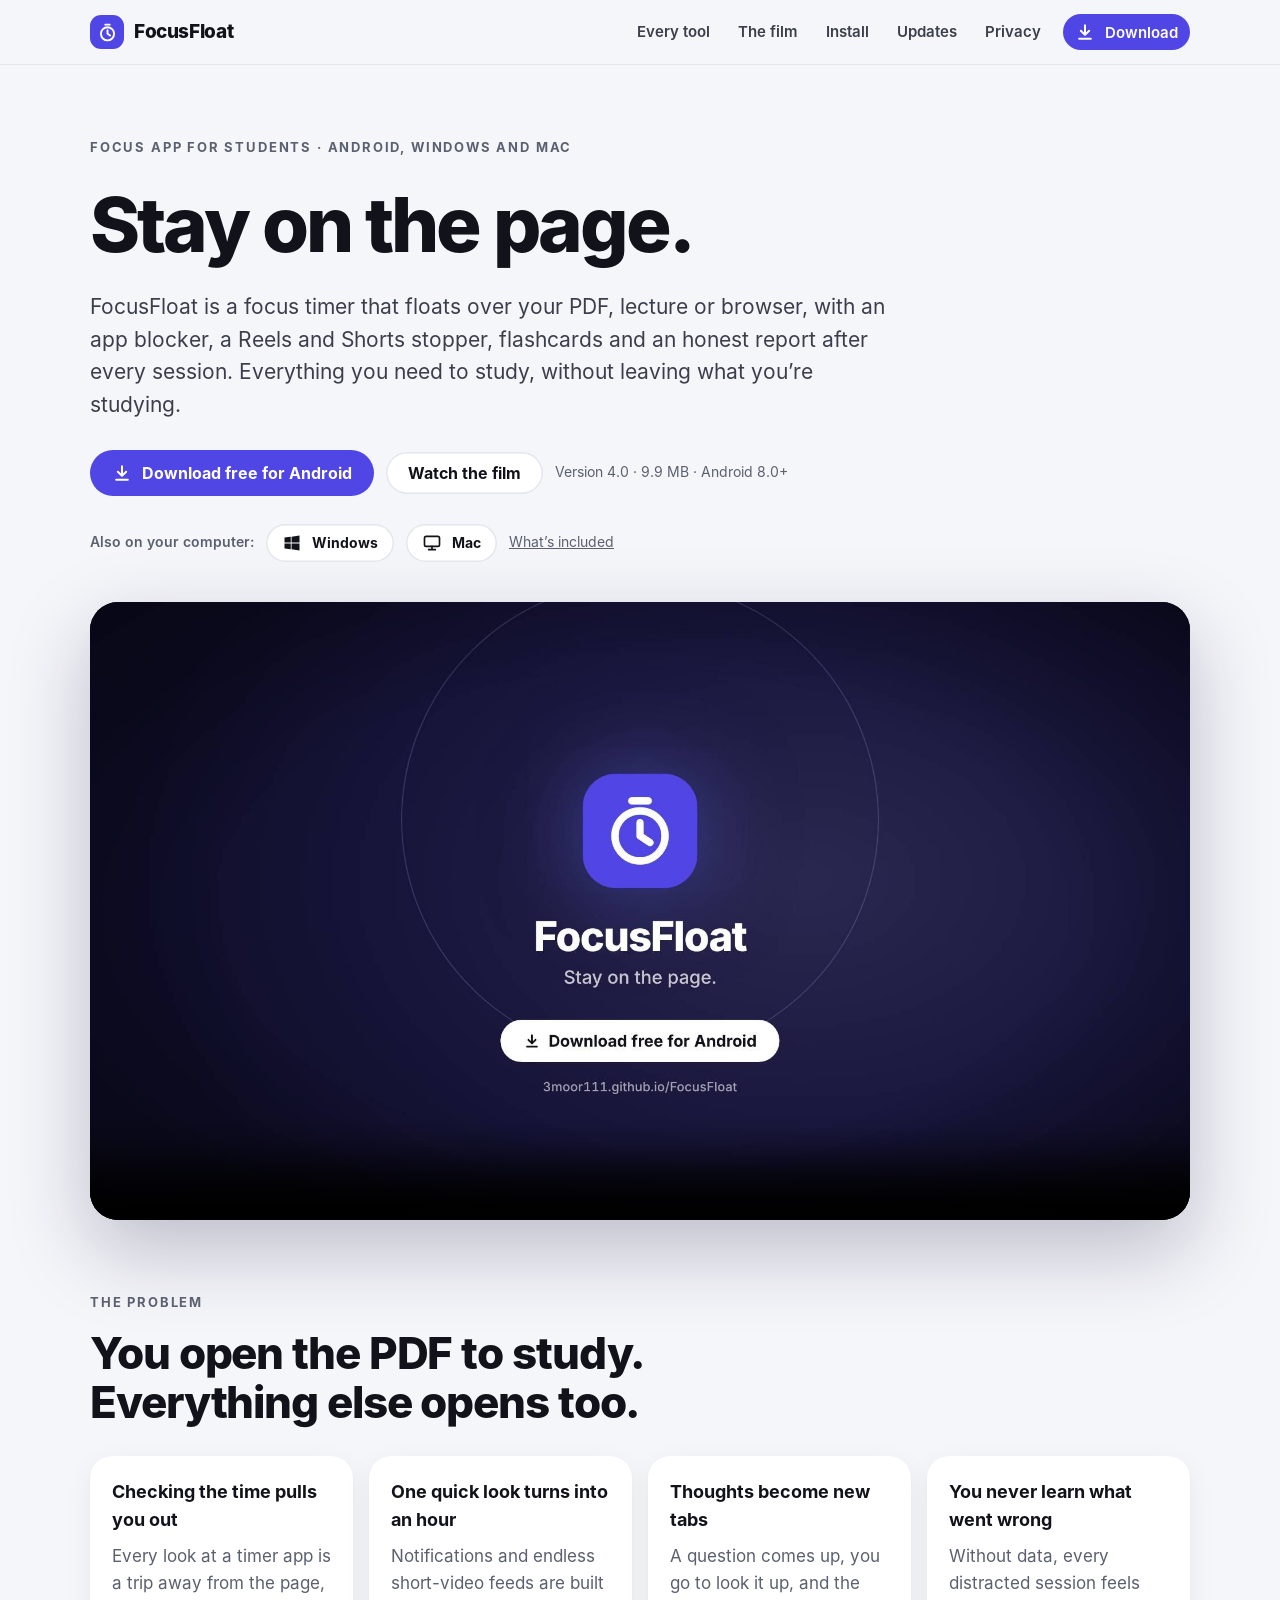
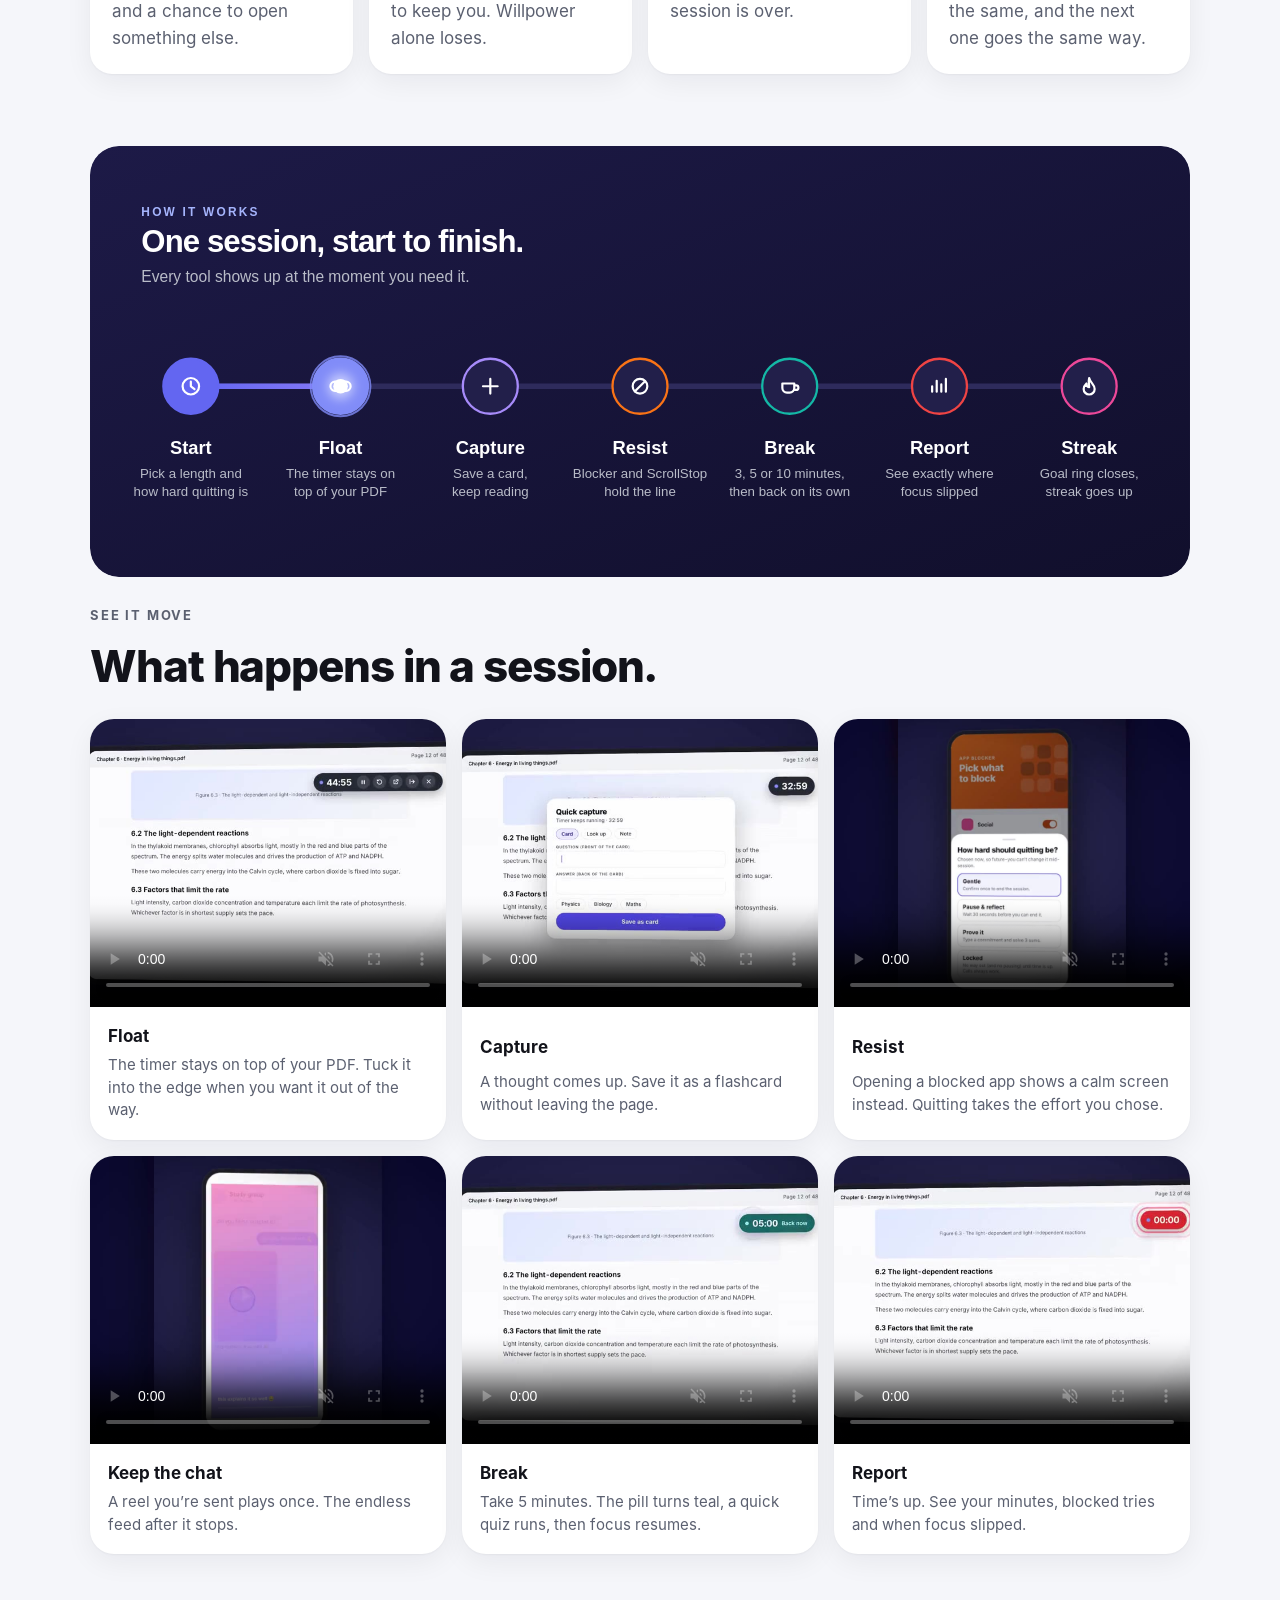
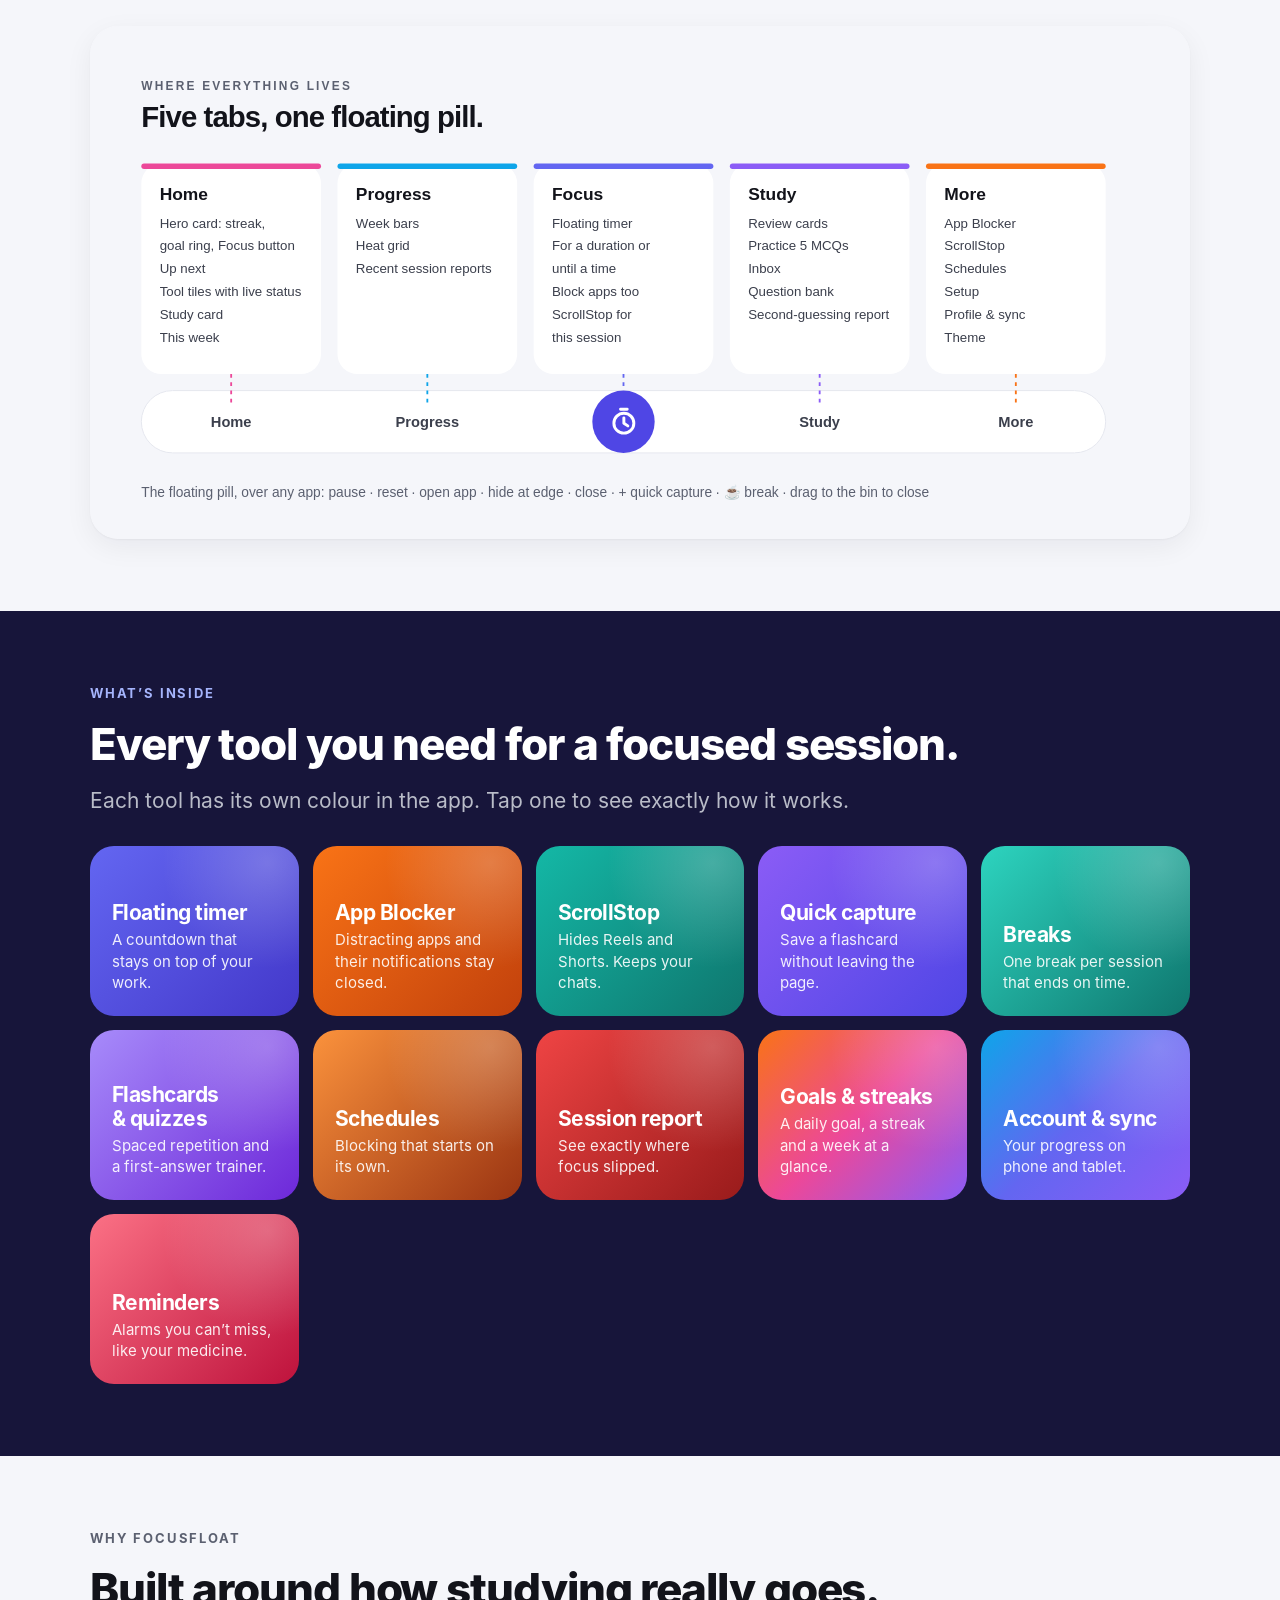
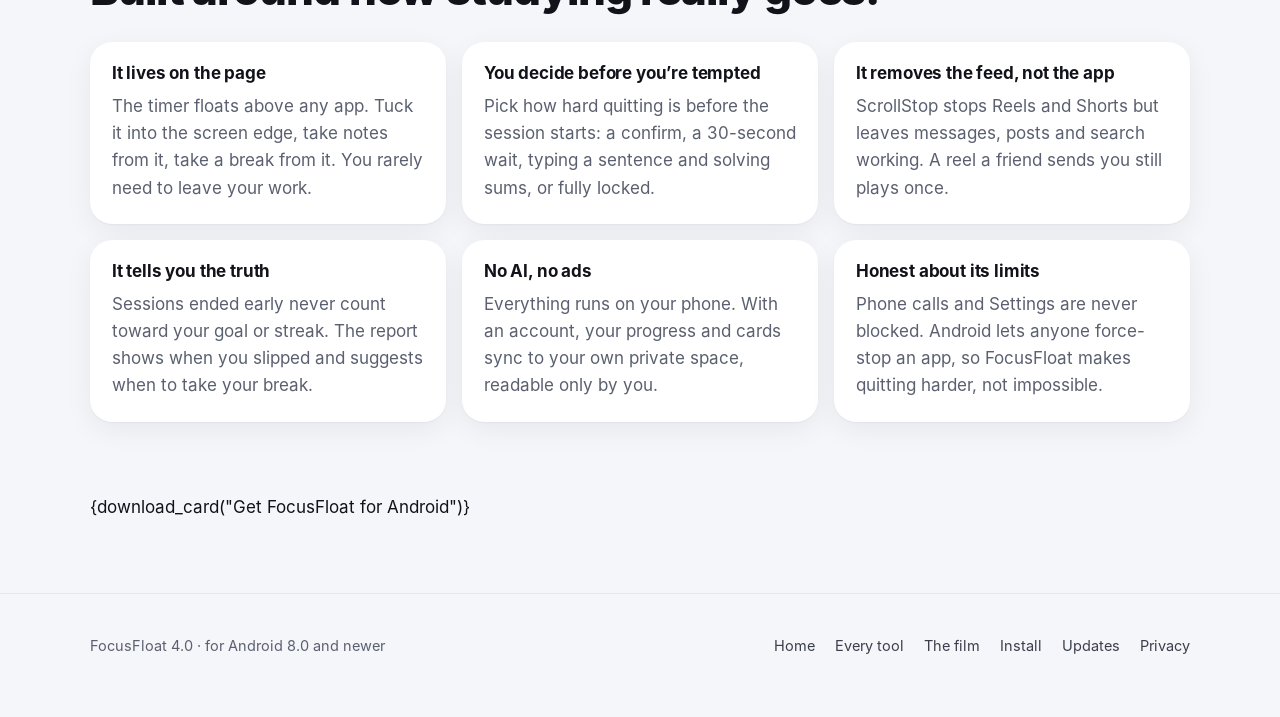
<file: index.html>
<!doctype html>
<html lang="en">
<head>
<meta charset="utf-8">
<meta name="viewport" content="width=device-width,initial-scale=1,viewport-fit=cover">
<title>FocusFloat</title>
<meta name="description" content="A floating focus timer for students, with an app blocker, ScrollStop, flashcards and session reports. Free for Android.">
<meta name="theme-color" content="#4F46E5">
<meta property="og:title" content="FocusFloat">
<meta property="og:description" content="A floating focus timer for students, with an app blocker, ScrollStop, flashcards and session reports. Free for Android.">
<meta property="og:image" content="https://3moor111.github.io/FocusFloat/assets/img/poster.jpg">
<meta property="og:type" content="website">
<link rel="icon" href="assets/img/icon.svg" type="image/svg+xml">
<link rel="stylesheet" href="assets/site.css">
</head>
<body>
<header class="top"><div class="wrap">
  <a class="brand" href="index.html"><span class="mark"><svg viewBox="0 0 24 24" fill="none" stroke="#fff" stroke-width="2.2" stroke-linecap="round"><circle cx="12" cy="13.5" r="7.5"/><path d="M12 13.5V9.5M12 13.5L15 15.5M9.5 3H14.5"/></svg></span>FocusFloat</a>
  <nav class="nav" aria-label="Main"><a href="tools.html">Every tool</a><a href="film.html">The film</a><a href="install.html">Install</a><a href="updates.html">Updates</a><a href="privacy.html">Privacy</a><a class="btn btn-primary btn-sm" href="https://github.com/3moor111/FocusFloat/releases/latest/download/FocusFloat.apk"><svg viewBox="0 0 24 24" fill="none" stroke="currentColor" stroke-width="2.4" stroke-linecap="round" stroke-linejoin="round"><path d="M12 4v11M7 10.5l5 5 5-5M5 20h14"/></svg>Download</a></nav>
</div></header>
<main>

<div class="wrap">
  <div class="hero">
    <div class="eyebrow">Focus app for students · Android, Windows and Mac</div>
    <h1>Stay on the page.</h1>
    <p class="lede">FocusFloat is a focus timer that floats over your PDF, lecture or browser, with an app blocker, a Reels and Shorts stopper, flashcards and an honest report after every session. Everything you need to study, without leaving what you’re studying.</p>
    <div class="cta-row">
      <a class="btn btn-primary" href="https://github.com/3moor111/FocusFloat/releases/latest/download/FocusFloat.apk"><svg viewBox="0 0 24 24" fill="none" stroke="currentColor" stroke-width="2.4" stroke-linecap="round" stroke-linejoin="round"><path d="M12 4v11M7 10.5l5 5 5-5M5 20h14"/></svg>Download free for Android</a>
      <a class="btn btn-ghost" href="#film">Watch the film</a>
      <span class="meta-line">Version 4.0 · 9.9 MB · Android 8.0+</span>
    </div>
    <div class="cta-row">
      <span class="meta-line" style="font-weight:600">Also on your computer:</span>
      <a class="btn btn-ghost btn-sm" href="https://github.com/3moor111/FocusFloat/releases/download/desktop-v1.0.0/FocusFloat-1.0.0.msi"><svg viewBox="0 0 24 24" fill="currentColor"><path d="M3 5.5l7.5-1v7H3zM11.5 4.4L21 3v8.5h-9.5zM3 12.5h7.5v7L3 18.5zM11.5 12.5H21V21l-9.5-1.4z"/></svg>Windows</a>
      <a class="btn btn-ghost btn-sm" href="https://github.com/3moor111/FocusFloat/releases/download/desktop-v1.0.0/FocusFloat-1.0.0-apple-silicon.dmg"><svg viewBox="0 0 24 24" fill="none" stroke="currentColor" stroke-width="2" stroke-linecap="round" stroke-linejoin="round"><rect x="3" y="4" width="18" height="12" rx="2"/><path d="M8 20h8M12 16v4"/></svg>Mac</a>
      <a class="meta-line" href="install.html#desktop">What’s included</a>
    </div>
  </div>
  <div class="film" id="film">
    <video controls playsinline preload="metadata" poster="assets/img/poster.jpg">
      <source src="assets/video/focusfloat-film.mp4" type="video/mp4">
    </video>
  </div>
</div>

<section>
  <div class="wrap stack" style="gap:28px">
    <div class="stack"><div class="eyebrow">The problem</div><h2>You open the PDF to study. Everything else opens too.</h2></div>
    <div class="pains">
      <div class="pain"><b>Checking the time pulls you out</b><p class="muted">Every look at a timer app is a trip away from the page, and a chance to open something else.</p></div>
      <div class="pain"><b>One quick look turns into an hour</b><p class="muted">Notifications and endless short-video feeds are built to keep you. Willpower alone loses.</p></div>
      <div class="pain"><b>Thoughts become new tabs</b><p class="muted">A question comes up, you go to look it up, and the session is over.</p></div>
      <div class="pain"><b>You never learn what went wrong</b><p class="muted">Without data, every distracted session feels the same, and the next one goes the same way.</p></div>
    </div>
  </div>
</section>

<section style="padding-top:0">
  <div class="wrap stack" style="gap:28px">
    <img src="assets/designs/session-flow.svg" alt="A session in seven steps: start, float, capture, resist, break, report, streak" style="width:100%;border-radius:28px">
    <div class="stack"><div class="eyebrow">See it move</div><h2>What happens in a session.</h2></div>
    <div class="clips"><figure class="clipcard"><div class="clipbox"><video class="loop" muted loop playsinline controls preload="none" poster="assets/img/clip-float.jpg" aria-label="Float"><source src="assets/clips/float.mp4" type="video/mp4"></video></div><figcaption><b>Float</b><span>The timer stays on top of your PDF. Tuck it into the edge when you want it out of the way.</span></figcaption></figure><figure class="clipcard"><div class="clipbox"><video class="loop" muted loop playsinline controls preload="none" poster="assets/img/clip-capture.jpg" aria-label="Capture"><source src="assets/clips/capture.mp4" type="video/mp4"></video></div><figcaption><b>Capture</b><span>A thought comes up. Save it as a flashcard without leaving the page.</span></figcaption></figure><figure class="clipcard"><div class="clipbox"><video class="loop" muted loop playsinline controls preload="none" poster="assets/img/clip-blocker.jpg" aria-label="Resist"><source src="assets/clips/blocker.mp4" type="video/mp4"></video></div><figcaption><b>Resist</b><span>Opening a blocked app shows a calm screen instead. Quitting takes the effort you chose.</span></figcaption></figure><figure class="clipcard"><div class="clipbox"><video class="loop" muted loop playsinline controls preload="none" poster="assets/img/clip-scrollstop.jpg" aria-label="Keep the chat"><source src="assets/clips/scrollstop.mp4" type="video/mp4"></video></div><figcaption><b>Keep the chat</b><span>A reel you’re sent plays once. The endless feed after it stops.</span></figcaption></figure><figure class="clipcard"><div class="clipbox"><video class="loop" muted loop playsinline controls preload="none" poster="assets/img/clip-break.jpg" aria-label="Break"><source src="assets/clips/break.mp4" type="video/mp4"></video></div><figcaption><b>Break</b><span>Take 5 minutes. The pill turns teal, a quick quiz runs, then focus resumes.</span></figcaption></figure><figure class="clipcard"><div class="clipbox"><video class="loop" muted loop playsinline controls preload="none" poster="assets/img/clip-report.jpg" aria-label="Report"><source src="assets/clips/report.mp4" type="video/mp4"></video></div><figcaption><b>Report</b><span>Time’s up. See your minutes, blocked tries and when focus slipped.</span></figcaption></figure></div>
  </div>
</section>

<section style="padding-top:0">
  <div class="wrap">
    <img src="assets/designs/app-map.svg" alt="Map of the app: Home, Progress, Focus, Study and More tabs, plus the floating pill and its controls" style="width:100%;border-radius:28px;box-shadow:var(--shadow)">
  </div>
</section>

<section class="band">
  <div class="wrap stack" style="gap:28px">
    <div class="stack"><div class="eyebrow" style="color:#A5B4FC">What’s inside</div><h2>Every tool you need for a focused session.</h2>
    <p class="lede">Each tool has its own colour in the app. Tap one to see exactly how it works.</p></div>
    <div class="tiles">
      <a class="tile g-timer" href="tools.html#timer"><h3>Floating timer</h3><p>A countdown that stays on top of your work.</p></a>
      <a class="tile g-blocker" href="tools.html#blocker"><h3>App Blocker</h3><p>Distracting apps and their notifications stay closed.</p></a>
      <a class="tile g-ss" href="tools.html#scrollstop"><h3>ScrollStop</h3><p>Hides Reels and Shorts. Keeps your chats.</p></a>
      <a class="tile g-study" href="tools.html#capture"><h3>Quick capture</h3><p>Save a flashcard without leaving the page.</p></a>
      <a class="tile g-ss" href="tools.html#breaks" style="background:linear-gradient(135deg,#2DD4BF,#0F766E)"><h3>Breaks</h3><p>One break per session that ends on time.</p></a>
      <a class="tile g-study" href="tools.html#review" style="background:linear-gradient(135deg,#A78BFA,#6D28D9)"><h3>Flashcards &amp; quizzes</h3><p>Spaced repetition and a first-answer trainer.</p></a>
      <a class="tile g-blocker" href="tools.html#schedules" style="background:linear-gradient(135deg,#FB923C,#9A3412)"><h3>Schedules</h3><p>Blocking that starts on its own.</p></a>
      <a class="tile" href="tools.html#report" style="background:linear-gradient(135deg,#EF4444,#991B1B)"><h3>Session report</h3><p>See exactly where focus slipped.</p></a>
      <a class="tile g-morning" href="tools.html#home"><h3>Goals &amp; streaks</h3><p>A daily goal, a streak and a week at a glance.</p></a>
      <a class="tile g-sky" href="tools.html#sync"><h3>Account &amp; sync</h3><p>Your progress on phone and tablet.</p></a>
      <a class="tile" href="tools.html#reminders" style="background:linear-gradient(135deg,#FB7185,#BE123C)"><h3>Reminders</h3><p>Alarms you can’t miss, like your medicine.</p></a>
    </div>
  </div>
</section>

<section>
  <div class="wrap stack" style="gap:28px">
    <div class="stack"><div class="eyebrow">Why FocusFloat</div><h2>Built around how studying really goes.</h2></div>
    <div class="grid2">
      <div class="card"><h4>It lives on the page</h4><p class="muted">The timer floats above any app. Tuck it into the screen edge, take notes from it, take a break from it. You rarely need to leave your work.</p></div>
      <div class="card"><h4>You decide before you’re tempted</h4><p class="muted">Pick how hard quitting is before the session starts: a confirm, a 30-second wait, typing a sentence and solving sums, or fully locked.</p></div>
      <div class="card"><h4>It removes the feed, not the app</h4><p class="muted">ScrollStop stops Reels and Shorts but leaves messages, posts and search working. A reel a friend sends you still plays once.</p></div>
      <div class="card"><h4>It tells you the truth</h4><p class="muted">Sessions ended early never count toward your goal or streak. The report shows when you slipped and suggests when to take your break.</p></div>
      <div class="card"><h4>No AI, no ads</h4><p class="muted">Everything runs on your phone. With an account, your progress and cards sync to your own private space, readable only by you.</p></div>
      <div class="card"><h4>Honest about its limits</h4><p class="muted">Phone calls and Settings are never blocked. Android lets anyone force-stop an app, so FocusFloat makes quitting harder, not impossible.</p></div>
    </div>
  </div>
</section>

<section style="padding-top:0">
  <div class="wrap">{download_card("Get FocusFloat for Android")}</div>
</section>

</main>
<footer><div class="wrap">
  <div>FocusFloat 4.0 · for Android 8.0 and newer</div>
  <nav aria-label="Footer"><a href="index.html">Home</a><a href="tools.html">Every tool</a><a href="film.html">The film</a><a href="install.html">Install</a><a href="updates.html">Updates</a><a href="privacy.html">Privacy</a></nav>
</div></footer>
<script src="assets/motion.js" defer></script>
</body>
</html>
</file>
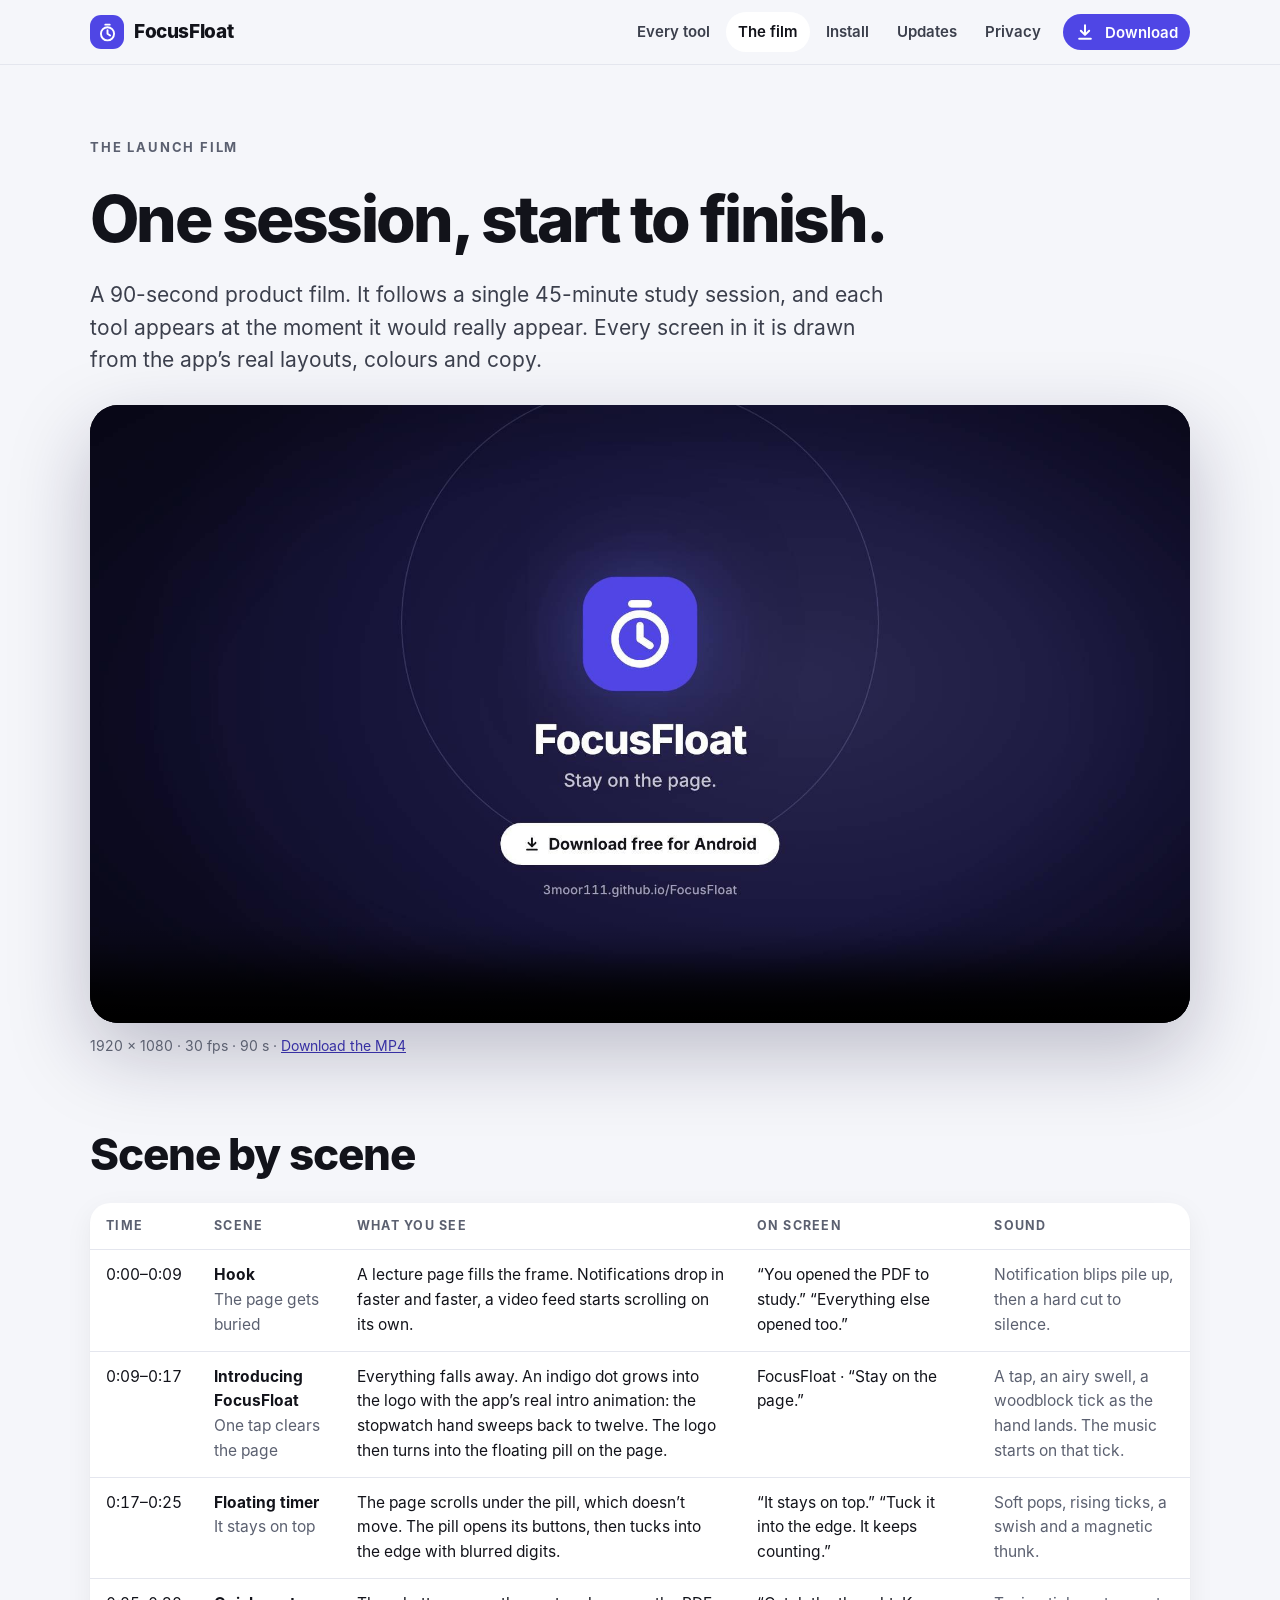
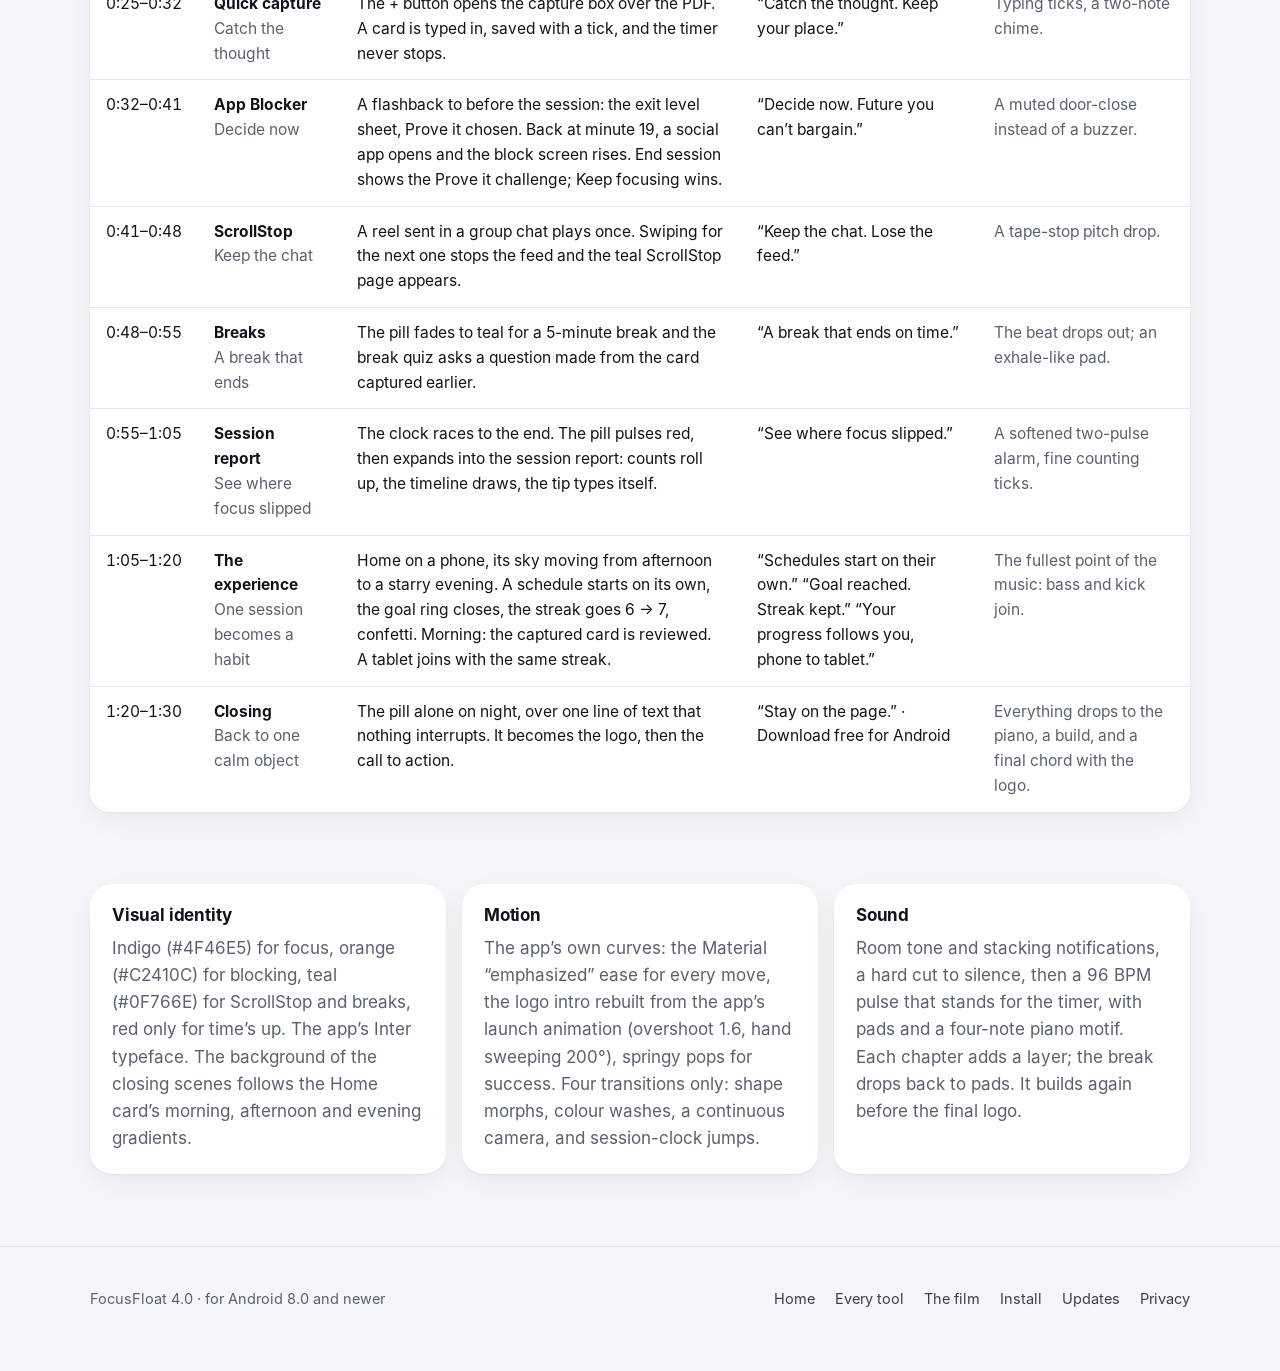
<file: film.html>
<!doctype html>
<html lang="en">
<head>
<meta charset="utf-8">
<meta name="viewport" content="width=device-width,initial-scale=1,viewport-fit=cover">
<title>The film · FocusFloat</title>
<meta name="description" content="The 90-second FocusFloat launch film, scene by scene.">
<meta name="theme-color" content="#4F46E5">
<meta property="og:title" content="The film · FocusFloat">
<meta property="og:description" content="The 90-second FocusFloat launch film, scene by scene.">
<meta property="og:image" content="https://3moor111.github.io/FocusFloat/assets/img/poster.jpg">
<meta property="og:type" content="website">
<link rel="icon" href="assets/img/icon.svg" type="image/svg+xml">
<link rel="stylesheet" href="assets/site.css">
</head>
<body>
<header class="top"><div class="wrap">
  <a class="brand" href="index.html"><span class="mark"><svg viewBox="0 0 24 24" fill="none" stroke="#fff" stroke-width="2.2" stroke-linecap="round"><circle cx="12" cy="13.5" r="7.5"/><path d="M12 13.5V9.5M12 13.5L15 15.5M9.5 3H14.5"/></svg></span>FocusFloat</a>
  <nav class="nav" aria-label="Main"><a href="tools.html">Every tool</a><a href="film.html" aria-current=page>The film</a><a href="install.html">Install</a><a href="updates.html">Updates</a><a href="privacy.html">Privacy</a><a class="btn btn-primary btn-sm" href="https://github.com/3moor111/FocusFloat/releases/latest/download/FocusFloat.apk"><svg viewBox="0 0 24 24" fill="none" stroke="currentColor" stroke-width="2.4" stroke-linecap="round" stroke-linejoin="round"><path d="M12 4v11M7 10.5l5 5 5-5M5 20h14"/></svg>Download</a></nav>
</div></header>
<main>

<div class="wrap">
  <div class="hero" style="padding-bottom:28px">
    <div class="eyebrow">The launch film</div>
    <h1 style="font-size:clamp(36px,6vw,64px)">One session, start to finish.</h1>
    <p class="lede">A 90-second product film. It follows a single 45-minute study session, and each tool appears at the moment it would really appear. Every screen in it is drawn from the app’s real layouts, colours and copy.</p>
  </div>
  <div class="film"><video controls playsinline preload="metadata" poster="assets/img/poster.jpg"><source src="assets/video/focusfloat-film.mp4" type="video/mp4"></video></div>
  <p class="meta-line" style="margin-top:12px">1920 × 1080 · 30 fps · 90 s · <a href="assets/video/focusfloat-film.mp4" download>Download the MP4</a></p>
</div>
<section>
  <div class="wrap stack" style="gap:24px">
    <h2>Scene by scene</h2>
    <div class="tbl"><table>
      <thead><tr><th>Time</th><th>Scene</th><th>What you see</th><th>On screen</th><th>Sound</th></tr></thead>
      <tbody><tr><td style='white-space:nowrap;font-variant-numeric:tabular-nums'>0:00–0:09</td><td><b>Hook</b><br><span class='muted'>The page gets buried</span></td><td>A lecture page fills the frame. Notifications drop in faster and faster, a video feed starts scrolling on its own.</td><td>“You opened the PDF to study.” “Everything else opened too.”</td><td class='muted'>Notification blips pile up, then a hard cut to silence.</td></tr><tr><td style='white-space:nowrap;font-variant-numeric:tabular-nums'>0:09–0:17</td><td><b>Introducing FocusFloat</b><br><span class='muted'>One tap clears the page</span></td><td>Everything falls away. An indigo dot grows into the logo with the app’s real intro animation: the stopwatch hand sweeps back to twelve. The logo then turns into the floating pill on the page.</td><td>FocusFloat · “Stay on the page.”</td><td class='muted'>A tap, an airy swell, a woodblock tick as the hand lands. The music starts on that tick.</td></tr><tr><td style='white-space:nowrap;font-variant-numeric:tabular-nums'>0:17–0:25</td><td><b>Floating timer</b><br><span class='muted'>It stays on top</span></td><td>The page scrolls under the pill, which doesn’t move. The pill opens its buttons, then tucks into the edge with blurred digits.</td><td>“It stays on top.” “Tuck it into the edge. It keeps counting.”</td><td class='muted'>Soft pops, rising ticks, a swish and a magnetic thunk.</td></tr><tr><td style='white-space:nowrap;font-variant-numeric:tabular-nums'>0:25–0:32</td><td><b>Quick capture</b><br><span class='muted'>Catch the thought</span></td><td>The + button opens the capture box over the PDF. A card is typed in, saved with a tick, and the timer never stops.</td><td>“Catch the thought. Keep your place.”</td><td class='muted'>Typing ticks, a two-note chime.</td></tr><tr><td style='white-space:nowrap;font-variant-numeric:tabular-nums'>0:32–0:41</td><td><b>App Blocker</b><br><span class='muted'>Decide now</span></td><td>A flashback to before the session: the exit level sheet, Prove it chosen. Back at minute 19, a social app opens and the block screen rises. End session shows the Prove it challenge; Keep focusing wins.</td><td>“Decide now. Future you can’t bargain.”</td><td class='muted'>A muted door-close instead of a buzzer.</td></tr><tr><td style='white-space:nowrap;font-variant-numeric:tabular-nums'>0:41–0:48</td><td><b>ScrollStop</b><br><span class='muted'>Keep the chat</span></td><td>A reel sent in a group chat plays once. Swiping for the next one stops the feed and the teal ScrollStop page appears.</td><td>“Keep the chat. Lose the feed.”</td><td class='muted'>A tape-stop pitch drop.</td></tr><tr><td style='white-space:nowrap;font-variant-numeric:tabular-nums'>0:48–0:55</td><td><b>Breaks</b><br><span class='muted'>A break that ends</span></td><td>The pill fades to teal for a 5-minute break and the break quiz asks a question made from the card captured earlier.</td><td>“A break that ends on time.”</td><td class='muted'>The beat drops out; an exhale-like pad.</td></tr><tr><td style='white-space:nowrap;font-variant-numeric:tabular-nums'>0:55–1:05</td><td><b>Session report</b><br><span class='muted'>See where focus slipped</span></td><td>The clock races to the end. The pill pulses red, then expands into the session report: counts roll up, the timeline draws, the tip types itself.</td><td>“See where focus slipped.”</td><td class='muted'>A softened two-pulse alarm, fine counting ticks.</td></tr><tr><td style='white-space:nowrap;font-variant-numeric:tabular-nums'>1:05–1:20</td><td><b>The experience</b><br><span class='muted'>One session becomes a habit</span></td><td>Home on a phone, its sky moving from afternoon to a starry evening. A schedule starts on its own, the goal ring closes, the streak goes 6 → 7, confetti. Morning: the captured card is reviewed. A tablet joins with the same streak.</td><td>“Schedules start on their own.” “Goal reached. Streak kept.” “Your progress follows you, phone to tablet.”</td><td class='muted'>The fullest point of the music: bass and kick join.</td></tr><tr><td style='white-space:nowrap;font-variant-numeric:tabular-nums'>1:20–1:30</td><td><b>Closing</b><br><span class='muted'>Back to one calm object</span></td><td>The pill alone on night, over one line of text that nothing interrupts. It becomes the logo, then the call to action.</td><td>“Stay on the page.” · Download free for Android</td><td class='muted'>Everything drops to the piano, a build, and a final chord with the logo.</td></tr></tbody>
    </table></div>
  </div>
</section>
<section style="padding-top:0">
  <div class="wrap grid2">
    <div class="card"><h4>Visual identity</h4><p class="muted">Indigo (#4F46E5) for focus, orange (#C2410C) for blocking, teal (#0F766E) for ScrollStop and breaks, red only for time’s up. The app’s Inter typeface. The background of the closing scenes follows the Home card’s morning, afternoon and evening gradients.</p></div>
    <div class="card"><h4>Motion</h4><p class="muted">The app’s own curves: the Material “emphasized” ease for every move, the logo intro rebuilt from the app’s launch animation (overshoot 1.6, hand sweeping 200°), springy pops for success. Four transitions only: shape morphs, colour washes, a continuous camera, and session-clock jumps.</p></div>
    <div class="card"><h4>Sound</h4><p class="muted">Room tone and stacking notifications, a hard cut to silence, then a 96 BPM pulse that stands for the timer, with pads and a four-note piano motif. Each chapter adds a layer; the break drops back to pads. It builds again before the final logo.</p></div>
  </div>
</section>

</main>
<footer><div class="wrap">
  <div>FocusFloat 4.0 · for Android 8.0 and newer</div>
  <nav aria-label="Footer"><a href="index.html">Home</a><a href="tools.html">Every tool</a><a href="film.html">The film</a><a href="install.html">Install</a><a href="updates.html">Updates</a><a href="privacy.html">Privacy</a></nav>
</div></footer>
<script src="assets/motion.js" defer></script>
</body>
</html>
</file>
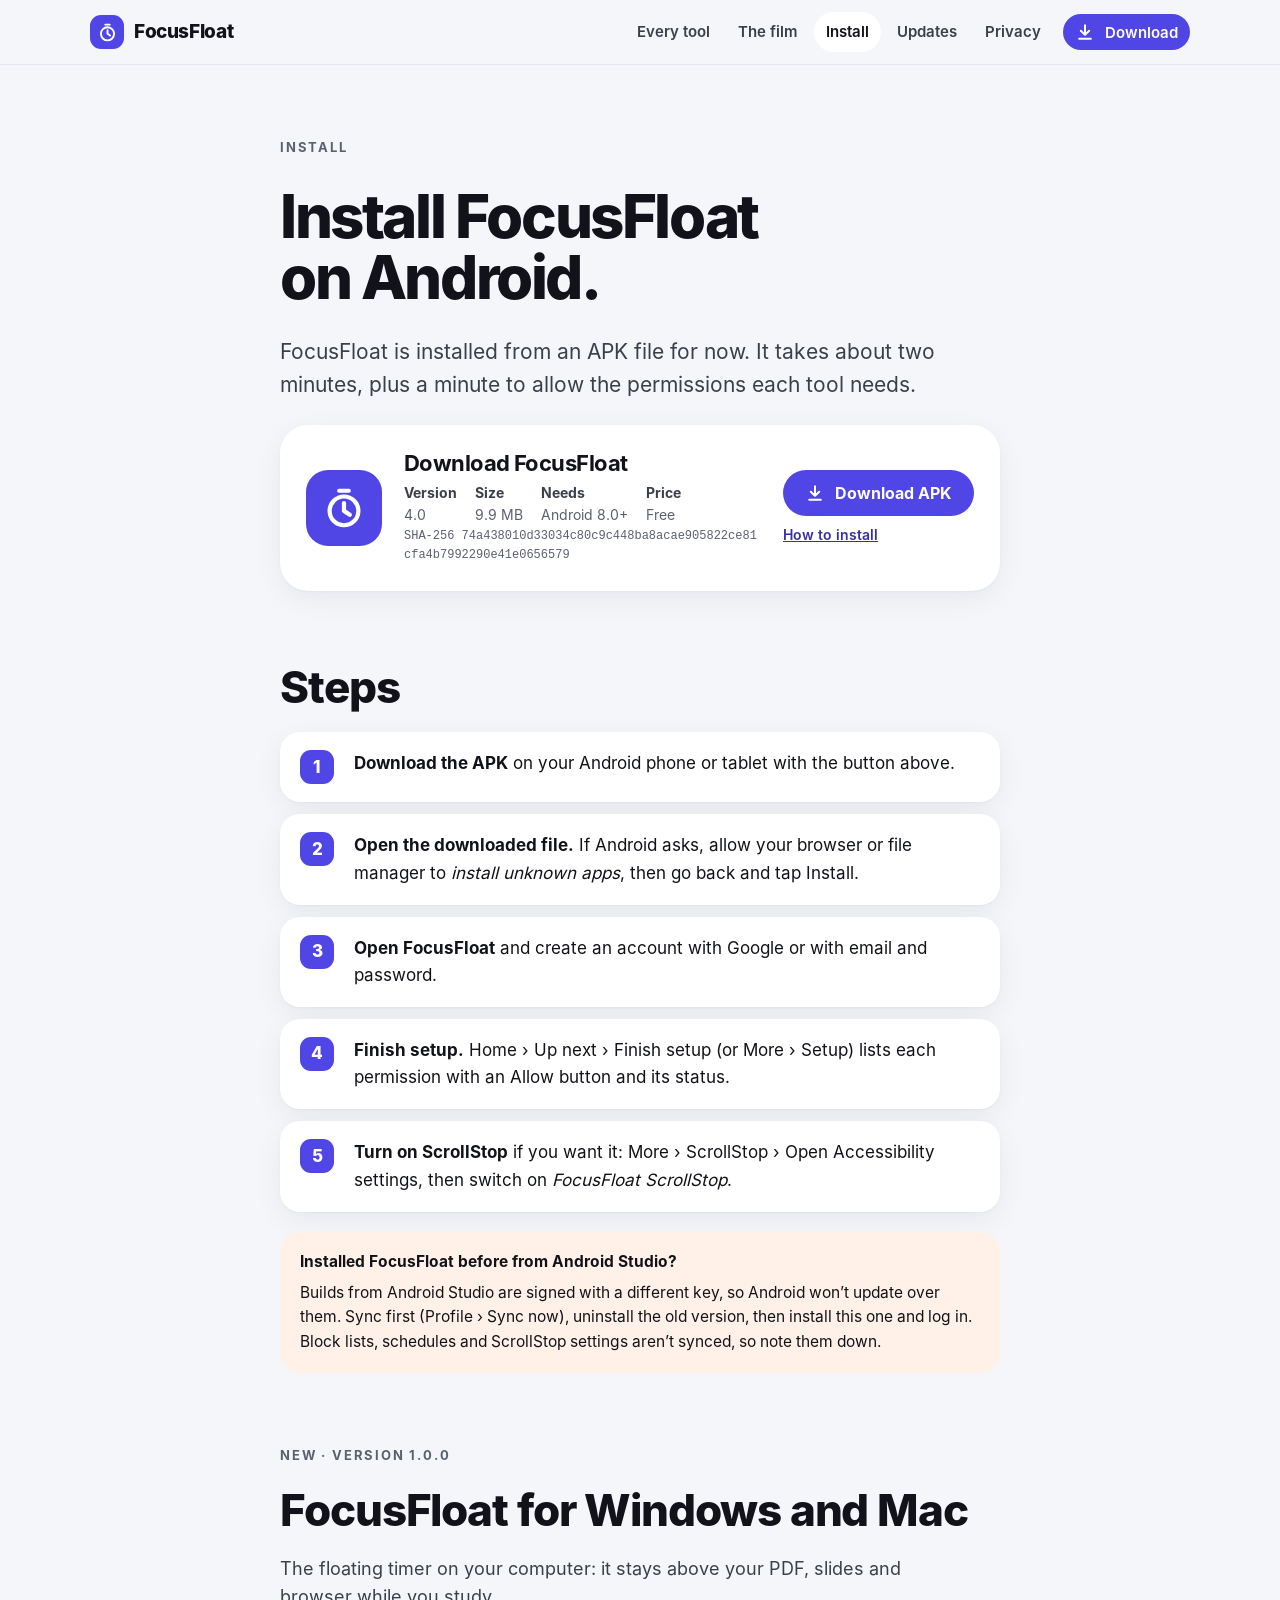
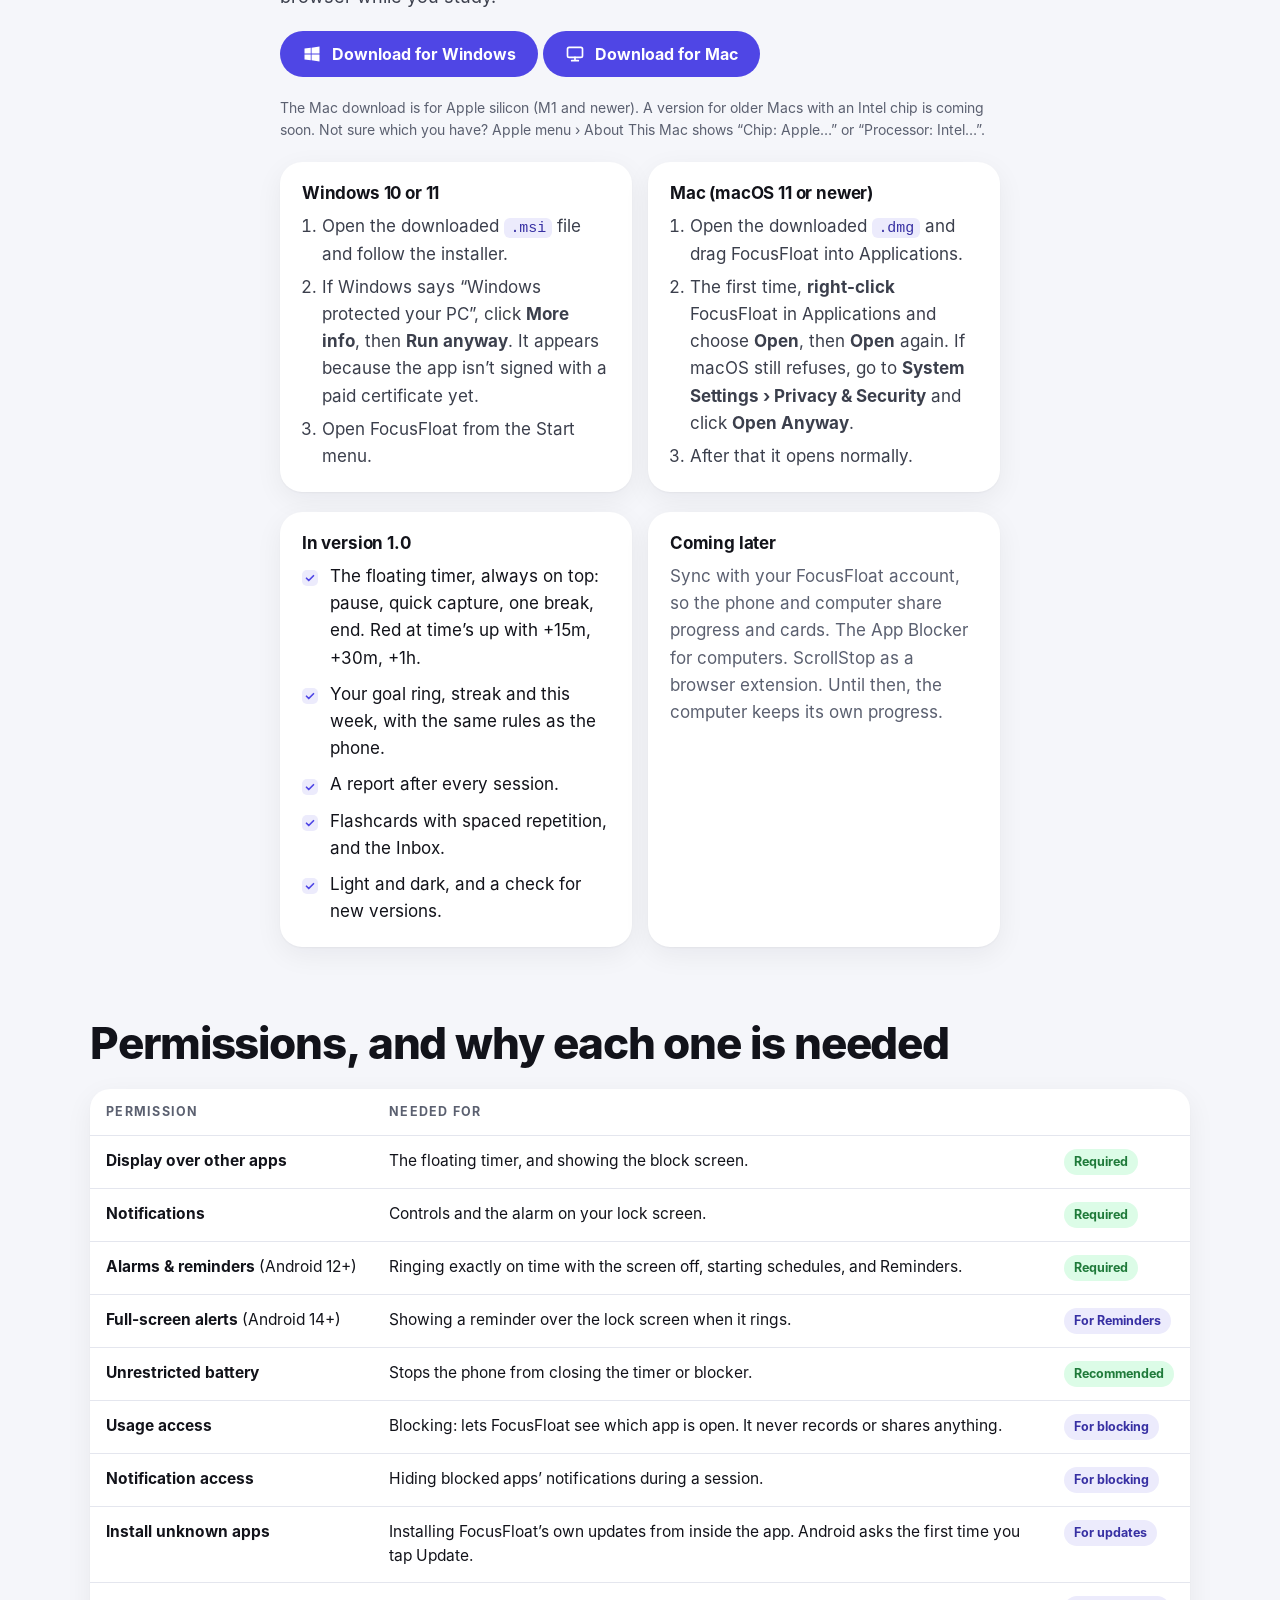
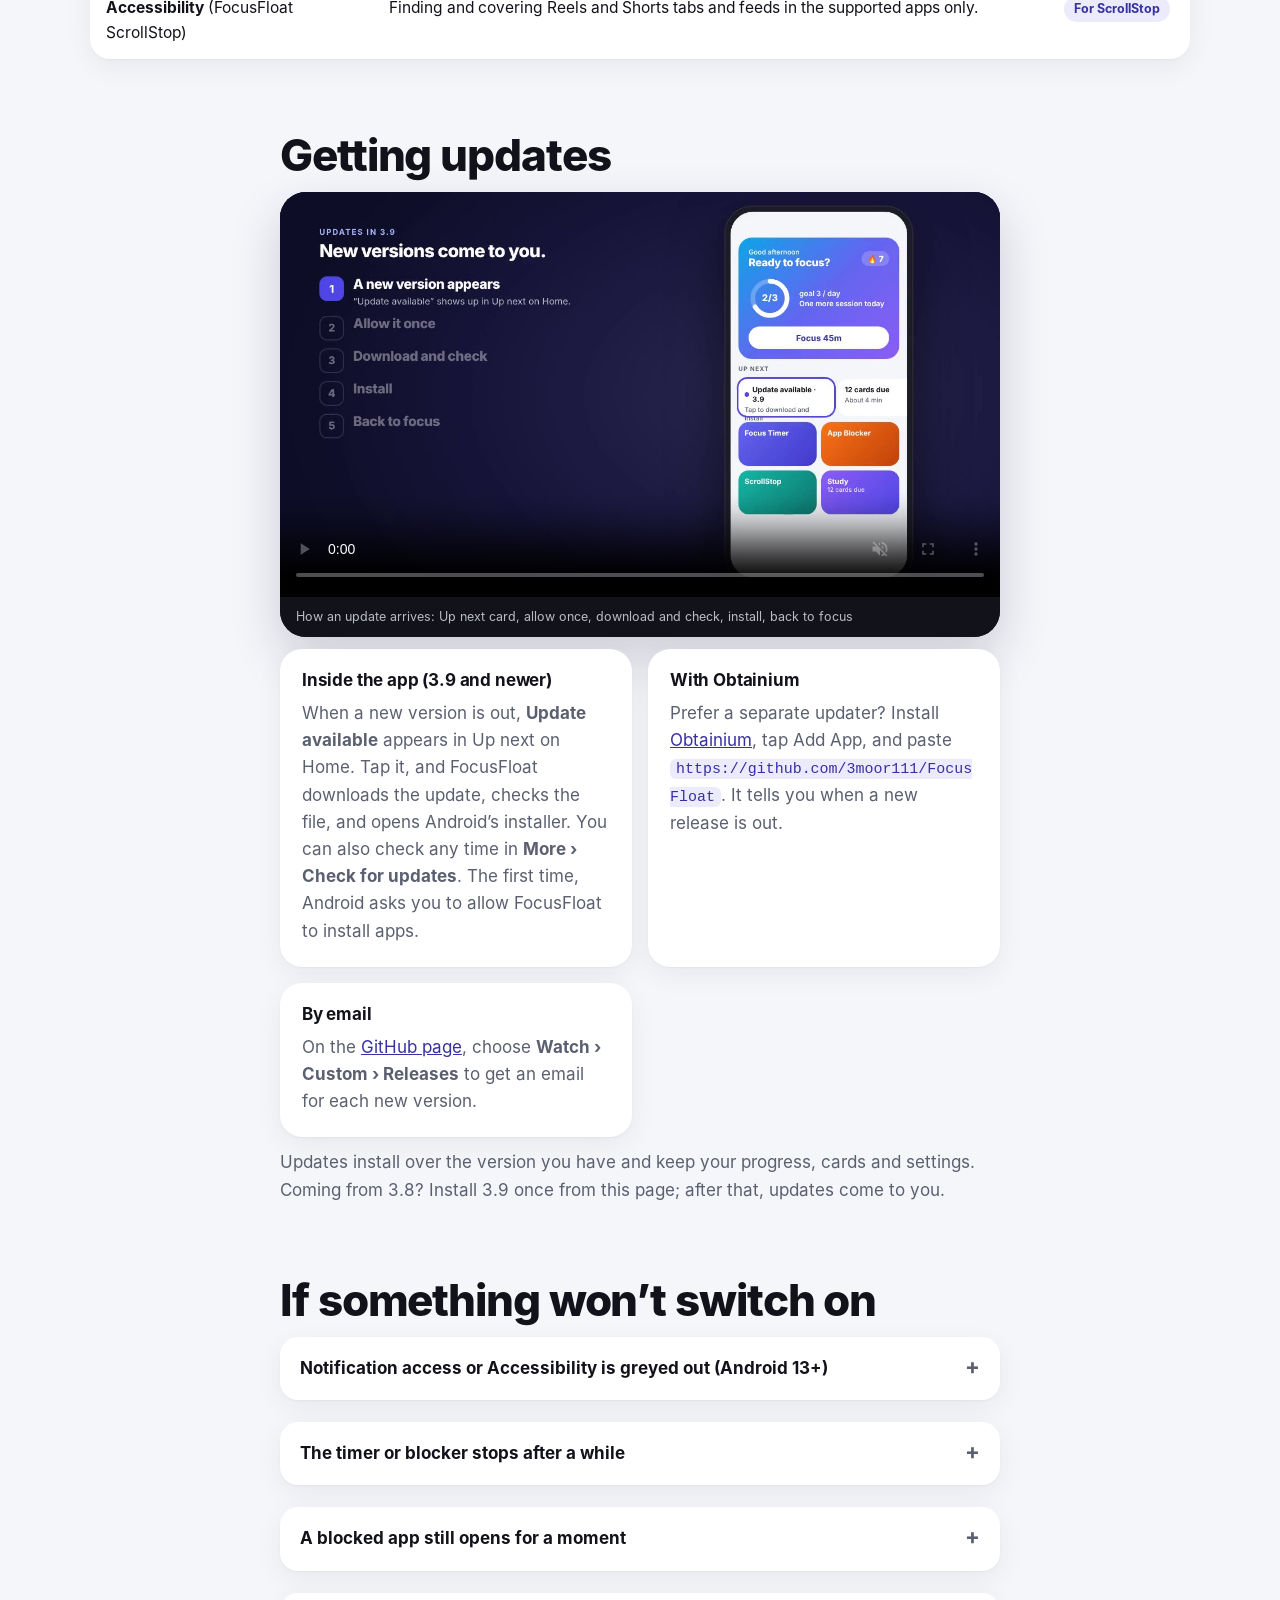
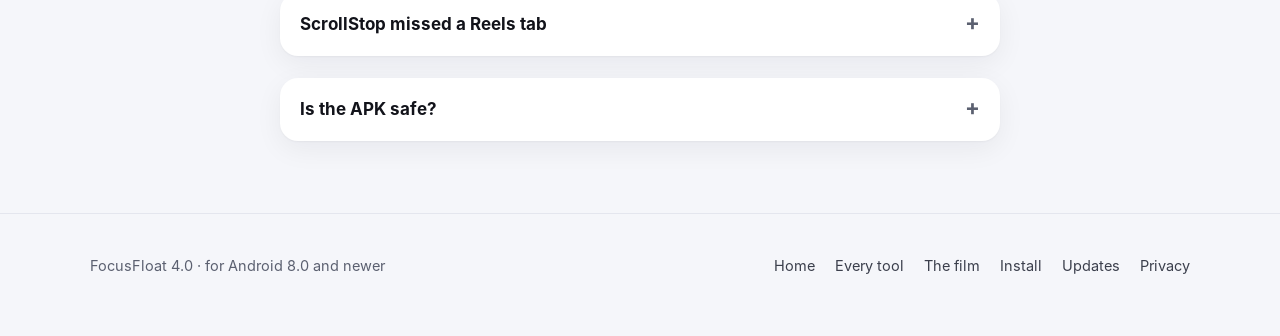
<file: install.html>
<!doctype html>
<html lang="en">
<head>
<meta charset="utf-8">
<meta name="viewport" content="width=device-width,initial-scale=1,viewport-fit=cover">
<title>Install · FocusFloat</title>
<meta name="description" content="How to install the FocusFloat APK and which permissions each tool needs.">
<meta name="theme-color" content="#4F46E5">
<meta property="og:title" content="Install · FocusFloat">
<meta property="og:description" content="How to install the FocusFloat APK and which permissions each tool needs.">
<meta property="og:image" content="https://3moor111.github.io/FocusFloat/assets/img/poster.jpg">
<meta property="og:type" content="website">
<link rel="icon" href="assets/img/icon.svg" type="image/svg+xml">
<link rel="stylesheet" href="assets/site.css">
</head>
<body>
<header class="top"><div class="wrap">
  <a class="brand" href="index.html"><span class="mark"><svg viewBox="0 0 24 24" fill="none" stroke="#fff" stroke-width="2.2" stroke-linecap="round"><circle cx="12" cy="13.5" r="7.5"/><path d="M12 13.5V9.5M12 13.5L15 15.5M9.5 3H14.5"/></svg></span>FocusFloat</a>
  <nav class="nav" aria-label="Main"><a href="tools.html">Every tool</a><a href="film.html">The film</a><a href="install.html" aria-current=page>Install</a><a href="updates.html">Updates</a><a href="privacy.html">Privacy</a><a class="btn btn-primary btn-sm" href="https://github.com/3moor111/FocusFloat/releases/latest/download/FocusFloat.apk"><svg viewBox="0 0 24 24" fill="none" stroke="currentColor" stroke-width="2.4" stroke-linecap="round" stroke-linejoin="round"><path d="M12 4v11M7 10.5l5 5 5-5M5 20h14"/></svg>Download</a></nav>
</div></header>
<main>

<div class="wrap narrow">
  <div class="hero" style="padding-bottom:24px">
    <div class="eyebrow">Install</div>
    <h1 style="font-size:clamp(36px,6vw,60px)">Install FocusFloat on Android.</h1>
    <p class="lede">FocusFloat is installed from an APK file for now. It takes about two minutes, plus a minute to allow the permissions each tool needs.</p>
  </div>
  
<div class="dl">
  <div class="icon"><svg viewBox="0 0 24 24" fill="none" stroke="#fff" stroke-width="2.2" stroke-linecap="round"><circle cx="12" cy="13.5" r="7.5"/><path d="M12 13.5V9.5M12 13.5L15 15.5M9.5 3H14.5"/></svg></div>
  <div>
    <h3>Download FocusFloat</h3>
    <dl><div><dt>Version</dt><dd>4.0</dd></div><div><dt>Size</dt><dd>9.9 MB</dd></div><div><dt>Needs</dt><dd>Android 8.0+</dd></div><div><dt>Price</dt><dd>Free</dd></div></dl>
    <p class="hash">SHA-256 74a438010d33034c80c9c448ba8acae905822ce81cfa4b7992290e41e0656579</p>
  </div>
  <div class="stack" style="gap:8px;justify-items:start">
    <a class="btn btn-primary" href="https://github.com/3moor111/FocusFloat/releases/latest/download/FocusFloat.apk"><svg viewBox="0 0 24 24" fill="none" stroke="currentColor" stroke-width="2.4" stroke-linecap="round" stroke-linejoin="round"><path d="M12 4v11M7 10.5l5 5 5-5M5 20h14"/></svg>Download APK</a>
    <a href="install.html" style="font-size:14px;font-weight:600">How to install</a>
  </div>
</div>
</div>
<section>
  <div class="wrap narrow stack" style="gap:20px">
    <h2>Steps</h2>
    <ol class="steps">
      <li><div><b>Download the APK</b> on your Android phone or tablet with the button above.</div></li>
      <li><div><b>Open the downloaded file.</b> If Android asks, allow your browser or file manager to <i>install unknown apps</i>, then go back and tap Install.</div></li>
      <li><div><b>Open FocusFloat</b> and create an account with Google or with email and password.</div></li>
      <li><div><b>Finish setup.</b> Home › Up next › Finish setup (or More › Setup) lists each permission with an Allow button and its status.</div></li>
      <li><div><b>Turn on ScrollStop</b> if you want it: More › ScrollStop › Open Accessibility settings, then switch on <i>FocusFloat ScrollStop</i>.</div></li>
    </ol>
    <div class="note warn"><b>Installed FocusFloat before from Android Studio?</b><span>Builds from Android Studio are signed with a different key, so Android won’t update over them. Sync first (Profile › Sync now), uninstall the old version, then install this one and log in. Block lists, schedules and ScrollStop settings aren’t synced, so note them down.</span></div>
  </div>
</section>
<section style="padding-top:0" id="desktop">
  <div class="wrap narrow stack" style="gap:20px">
    <div class="eyebrow">New · Version 1.0.0</div>
    <h2>FocusFloat for Windows and Mac</h2>
    <p class="lede" style="font-size:18px">The floating timer on your computer: it stays above your PDF, slides and browser while you study.</p>
    <div class="cta-row">
      <a class="btn btn-primary" href="https://github.com/3moor111/FocusFloat/releases/download/desktop-v1.0.0/FocusFloat-1.0.0.msi"><svg viewBox="0 0 24 24" fill="currentColor"><path d="M3 5.5l7.5-1v7H3zM11.5 4.4L21 3v8.5h-9.5zM3 12.5h7.5v7L3 18.5zM11.5 12.5H21V21l-9.5-1.4z"/></svg>Download for Windows</a>
      <a class="btn btn-primary" href="https://github.com/3moor111/FocusFloat/releases/download/desktop-v1.0.0/FocusFloat-1.0.0-apple-silicon.dmg"><svg viewBox="0 0 24 24" fill="none" stroke="currentColor" stroke-width="2" stroke-linecap="round" stroke-linejoin="round"><rect x="3" y="4" width="18" height="12" rx="2"/><path d="M8 20h8M12 16v4"/></svg>Download for Mac</a>
    </div>
    <p class="meta-line">The Mac download is for Apple silicon (M1 and newer). A version for older Macs with an Intel chip is coming soon. Not sure which you have? Apple menu › About This Mac shows “Chip: Apple…” or “Processor: Intel…”.</p>
    <div class="grid2">
      <div class="card"><h4>Windows 10 or 11</h4><ol style="margin:0;padding-left:1.2em;display:grid;gap:6px;color:var(--ink-soft)">
        <li>Open the downloaded <code>.msi</code> file and follow the installer.</li>
        <li>If Windows says “Windows protected your PC”, click <b>More info</b>, then <b>Run anyway</b>. It appears because the app isn’t signed with a paid certificate yet.</li>
        <li>Open FocusFloat from the Start menu.</li></ol></div>
      <div class="card"><h4>Mac (macOS 11 or newer)</h4><ol style="margin:0;padding-left:1.2em;display:grid;gap:6px;color:var(--ink-soft)">
        <li>Open the downloaded <code>.dmg</code> and drag FocusFloat into Applications.</li>
        <li>The first time, <b>right-click</b> FocusFloat in Applications and choose <b>Open</b>, then <b>Open</b> again. If macOS still refuses, go to <b>System Settings › Privacy &amp; Security</b> and click <b>Open Anyway</b>.</li>
        <li>After that it opens normally.</li></ol></div>
    </div>
    <div class="grid2">
      <div class="card"><h4>In version 1.0</h4><ul class="ticks">
        <li>The floating timer, always on top: pause, quick capture, one break, end. Red at time’s up with +15m, +30m, +1h.</li>
        <li>Your goal ring, streak and this week, with the same rules as the phone.</li>
        <li>A report after every session.</li>
        <li>Flashcards with spaced repetition, and the Inbox.</li>
        <li>Light and dark, and a check for new versions.</li></ul></div>
      <div class="card"><h4>Coming later</h4><p class="muted">Sync with your FocusFloat account, so the phone and computer share progress and cards. The App Blocker for computers. ScrollStop as a browser extension. Until then, the computer keeps its own progress.</p></div>
    </div>
  </div>
</section>
<section style="padding-top:0">
  <div class="wrap stack" style="gap:20px">
    <h2>Permissions, and why each one is needed</h2>
    <div class="tbl"><table>
      <thead><tr><th>Permission</th><th>Needed for</th><th></th></tr></thead>
      <tbody>
        <tr><td><b>Display over other apps</b></td><td>The floating timer, and showing the block screen.</td><td><span class="pill-ok">Required</span></td></tr>
        <tr><td><b>Notifications</b></td><td>Controls and the alarm on your lock screen.</td><td><span class="pill-ok">Required</span></td></tr>
        <tr><td><b>Alarms &amp; reminders</b> (Android 12+)</td><td>Ringing exactly on time with the screen off, starting schedules, and Reminders.</td><td><span class="pill-ok">Required</span></td></tr>
        <tr><td><b>Full-screen alerts</b> (Android 14+)</td><td>Showing a reminder over the lock screen when it rings.</td><td><span class="pill-opt">For Reminders</span></td></tr>
        <tr><td><b>Unrestricted battery</b></td><td>Stops the phone from closing the timer or blocker.</td><td><span class="pill-ok">Recommended</span></td></tr>
        <tr><td><b>Usage access</b></td><td>Blocking: lets FocusFloat see which app is open. It never records or shares anything.</td><td><span class="pill-opt">For blocking</span></td></tr>
        <tr><td><b>Notification access</b></td><td>Hiding blocked apps’ notifications during a session.</td><td><span class="pill-opt">For blocking</span></td></tr>
        <tr><td><b>Install unknown apps</b></td><td>Installing FocusFloat’s own updates from inside the app. Android asks the first time you tap Update.</td><td><span class="pill-opt">For updates</span></td></tr>
        <tr><td><b>Accessibility</b> (FocusFloat ScrollStop)</td><td>Finding and covering Reels and Shorts tabs and feeds in the supported apps only.</td><td><span class="pill-opt">For ScrollStop</span></td></tr>
      </tbody>
    </table></div>
  </div>
</section>
<section style="padding-top:0">
  <div class="wrap narrow stack" style="gap:12px">
    <h2>Getting updates</h2>
    <figure class="shot" style="margin:0"><video class="loop" muted loop playsinline controls preload="none" poster="assets/img/clip-update.jpg" aria-label="How an update arrives and installs, step by step"><source src="assets/clips/update.mp4" type="video/mp4"></video><figcaption>How an update arrives: Up next card, allow once, download and check, install, back to focus</figcaption></figure>
    <div class="grid2" style="grid-template-columns:repeat(auto-fit,minmax(260px,1fr))">
      <div class="card"><h4>Inside the app (3.9 and newer)</h4><p class="muted">When a new version is out, <b>Update available</b> appears in Up next on Home. Tap it, and FocusFloat downloads the update, checks the file, and opens Android’s installer. You can also check any time in <b>More › Check for updates</b>. The first time, Android asks you to allow FocusFloat to install apps.</p></div>
      <div class="card"><h4>With Obtainium</h4><p class="muted">Prefer a separate updater? Install <a href="https://github.com/ImranR98/Obtainium">Obtainium</a>, tap Add App, and paste <code>https://github.com/3moor111/FocusFloat</code>. It tells you when a new release is out.</p></div>
      <div class="card"><h4>By email</h4><p class="muted">On the <a href="https://github.com/3moor111/FocusFloat">GitHub page</a>, choose <b>Watch › Custom › Releases</b> to get an email for each new version.</p></div>
    </div>
    <p class="muted">Updates install over the version you have and keep your progress, cards and settings. Coming from 3.8? Install 3.9 once from this page; after that, updates come to you.</p>
  </div>
</section>
<section style="padding-top:0">
  <div class="wrap narrow stack" style="gap:12px">
    <h2>If something won’t switch on</h2>
    <details><summary>Notification access or Accessibility is greyed out (Android 13+)</summary><div><p>Apps installed from an APK need one extra step. Open <b>Settings › Apps › FocusFloat</b> (App info), tap <b>⋮</b> at the top right, choose <b>Allow restricted settings</b>, then try again. FocusFloat’s setup screen has an Open App info button for this.</p></div></details>
    <details><summary>The timer or blocker stops after a while</summary><div><p>Samsung, Xiaomi, Oppo, Vivo, Huawei and similar phones may close background apps. Allow <b>Autostart</b> and set battery to <b>Unrestricted</b> for FocusFloat.</p></div></details>
    <details><summary>A blocked app still opens for a moment</summary><div><p>FocusFloat checks the screen twice a second, so a blocked app can show for about half a second before the block screen appears. Make sure Usage access is on.</p></div></details>
    <details><summary>ScrollStop missed a Reels tab</summary><div><p>Apps change their screens. Open More › ScrollStop › Scan this screen, open the missed screen within 10 seconds, then Send last scan.</p></div></details>
    <details><summary>Is the APK safe?</summary><div><p>Compare the file’s SHA-256 with the one shown above. Every release on this site is signed with the same FocusFloat key, so later versions install over this one and keep your data.</p></div></details>
  </div>
</section>

</main>
<footer><div class="wrap">
  <div>FocusFloat 4.0 · for Android 8.0 and newer</div>
  <nav aria-label="Footer"><a href="index.html">Home</a><a href="tools.html">Every tool</a><a href="film.html">The film</a><a href="install.html">Install</a><a href="updates.html">Updates</a><a href="privacy.html">Privacy</a></nav>
</div></footer>
<script src="assets/motion.js" defer></script>
</body>
</html>
</file>
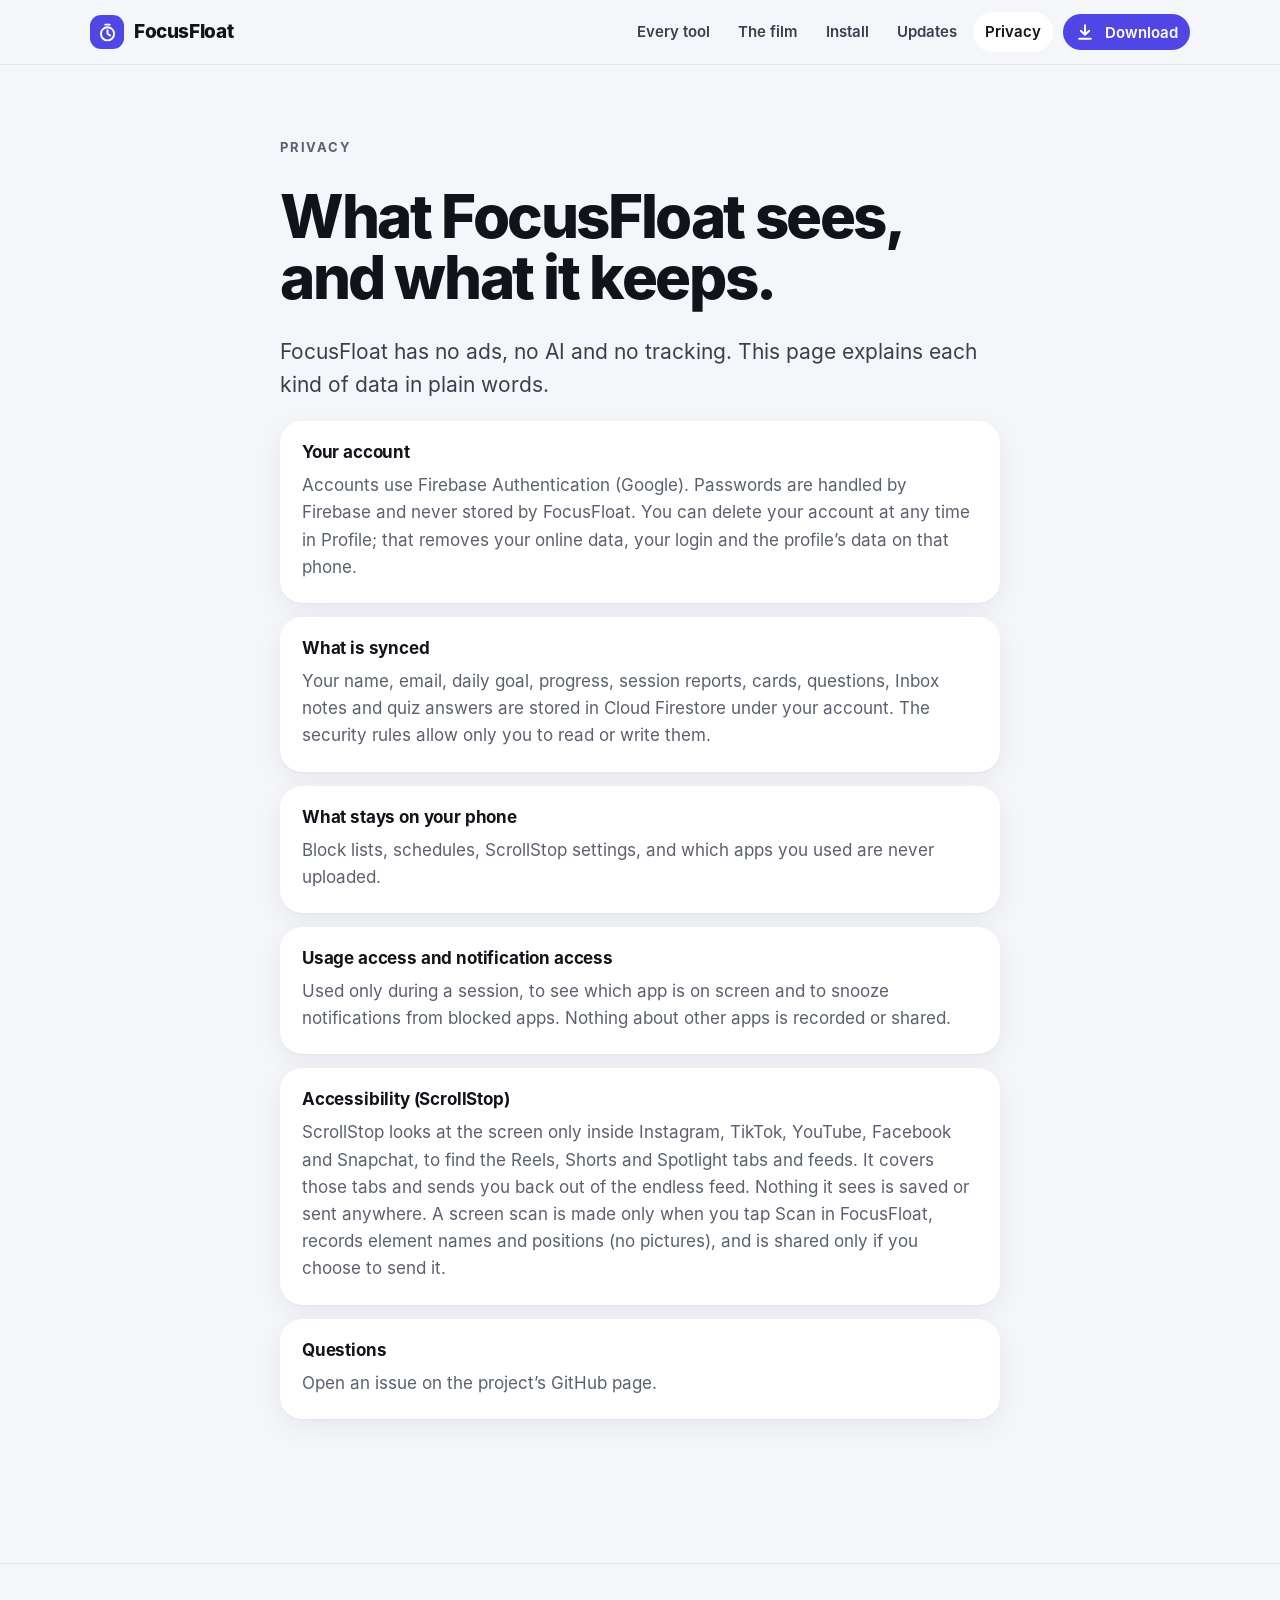
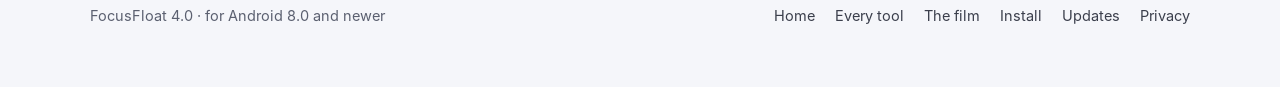
<file: privacy.html>
<!doctype html>
<html lang="en">
<head>
<meta charset="utf-8">
<meta name="viewport" content="width=device-width,initial-scale=1,viewport-fit=cover">
<title>Privacy · FocusFloat</title>
<meta name="description" content="What FocusFloat sees, what it syncs, and what stays on your phone.">
<meta name="theme-color" content="#4F46E5">
<meta property="og:title" content="Privacy · FocusFloat">
<meta property="og:description" content="What FocusFloat sees, what it syncs, and what stays on your phone.">
<meta property="og:image" content="https://3moor111.github.io/FocusFloat/assets/img/poster.jpg">
<meta property="og:type" content="website">
<link rel="icon" href="assets/img/icon.svg" type="image/svg+xml">
<link rel="stylesheet" href="assets/site.css">
</head>
<body>
<header class="top"><div class="wrap">
  <a class="brand" href="index.html"><span class="mark"><svg viewBox="0 0 24 24" fill="none" stroke="#fff" stroke-width="2.2" stroke-linecap="round"><circle cx="12" cy="13.5" r="7.5"/><path d="M12 13.5V9.5M12 13.5L15 15.5M9.5 3H14.5"/></svg></span>FocusFloat</a>
  <nav class="nav" aria-label="Main"><a href="tools.html">Every tool</a><a href="film.html">The film</a><a href="install.html">Install</a><a href="updates.html">Updates</a><a href="privacy.html" aria-current=page>Privacy</a><a class="btn btn-primary btn-sm" href="https://github.com/3moor111/FocusFloat/releases/latest/download/FocusFloat.apk"><svg viewBox="0 0 24 24" fill="none" stroke="currentColor" stroke-width="2.4" stroke-linecap="round" stroke-linejoin="round"><path d="M12 4v11M7 10.5l5 5 5-5M5 20h14"/></svg>Download</a></nav>
</div></header>
<main>

<div class="wrap narrow">
  <div class="hero" style="padding-bottom:20px">
    <div class="eyebrow">Privacy</div>
    <h1 style="font-size:clamp(36px,6vw,60px)">What FocusFloat sees, and what it keeps.</h1>
    <p class="lede">FocusFloat has no ads, no AI and no tracking. This page explains each kind of data in plain words.</p>
  </div>
  <div class="stack" style="gap:14px">
    <div class="card"><h4>Your account</h4><p class="muted">Accounts use Firebase Authentication (Google). Passwords are handled by Firebase and never stored by FocusFloat. You can delete your account at any time in Profile; that removes your online data, your login and the profile’s data on that phone.</p></div>
    <div class="card"><h4>What is synced</h4><p class="muted">Your name, email, daily goal, progress, session reports, cards, questions, Inbox notes and quiz answers are stored in Cloud Firestore under your account. The security rules allow only you to read or write them.</p></div>
    <div class="card"><h4>What stays on your phone</h4><p class="muted">Block lists, schedules, ScrollStop settings, and which apps you used are never uploaded.</p></div>
    <div class="card"><h4>Usage access and notification access</h4><p class="muted">Used only during a session, to see which app is on screen and to snooze notifications from blocked apps. Nothing about other apps is recorded or shared.</p></div>
    <div class="card"><h4>Accessibility (ScrollStop)</h4><p class="muted">ScrollStop looks at the screen only inside Instagram, TikTok, YouTube, Facebook and Snapchat, to find the Reels, Shorts and Spotlight tabs and feeds. It covers those tabs and sends you back out of the endless feed. Nothing it sees is saved or sent anywhere. A screen scan is made only when you tap Scan in FocusFloat, records element names and positions (no pictures), and is shared only if you choose to send it.</p></div>
    <div class="card"><h4>Questions</h4><p class="muted">Open an issue on the project’s GitHub page.</p></div>
  </div>
</div>
<section></section>

</main>
<footer><div class="wrap">
  <div>FocusFloat 4.0 · for Android 8.0 and newer</div>
  <nav aria-label="Footer"><a href="index.html">Home</a><a href="tools.html">Every tool</a><a href="film.html">The film</a><a href="install.html">Install</a><a href="updates.html">Updates</a><a href="privacy.html">Privacy</a></nav>
</div></footer>
<script src="assets/motion.js" defer></script>
</body>
</html>
</file>
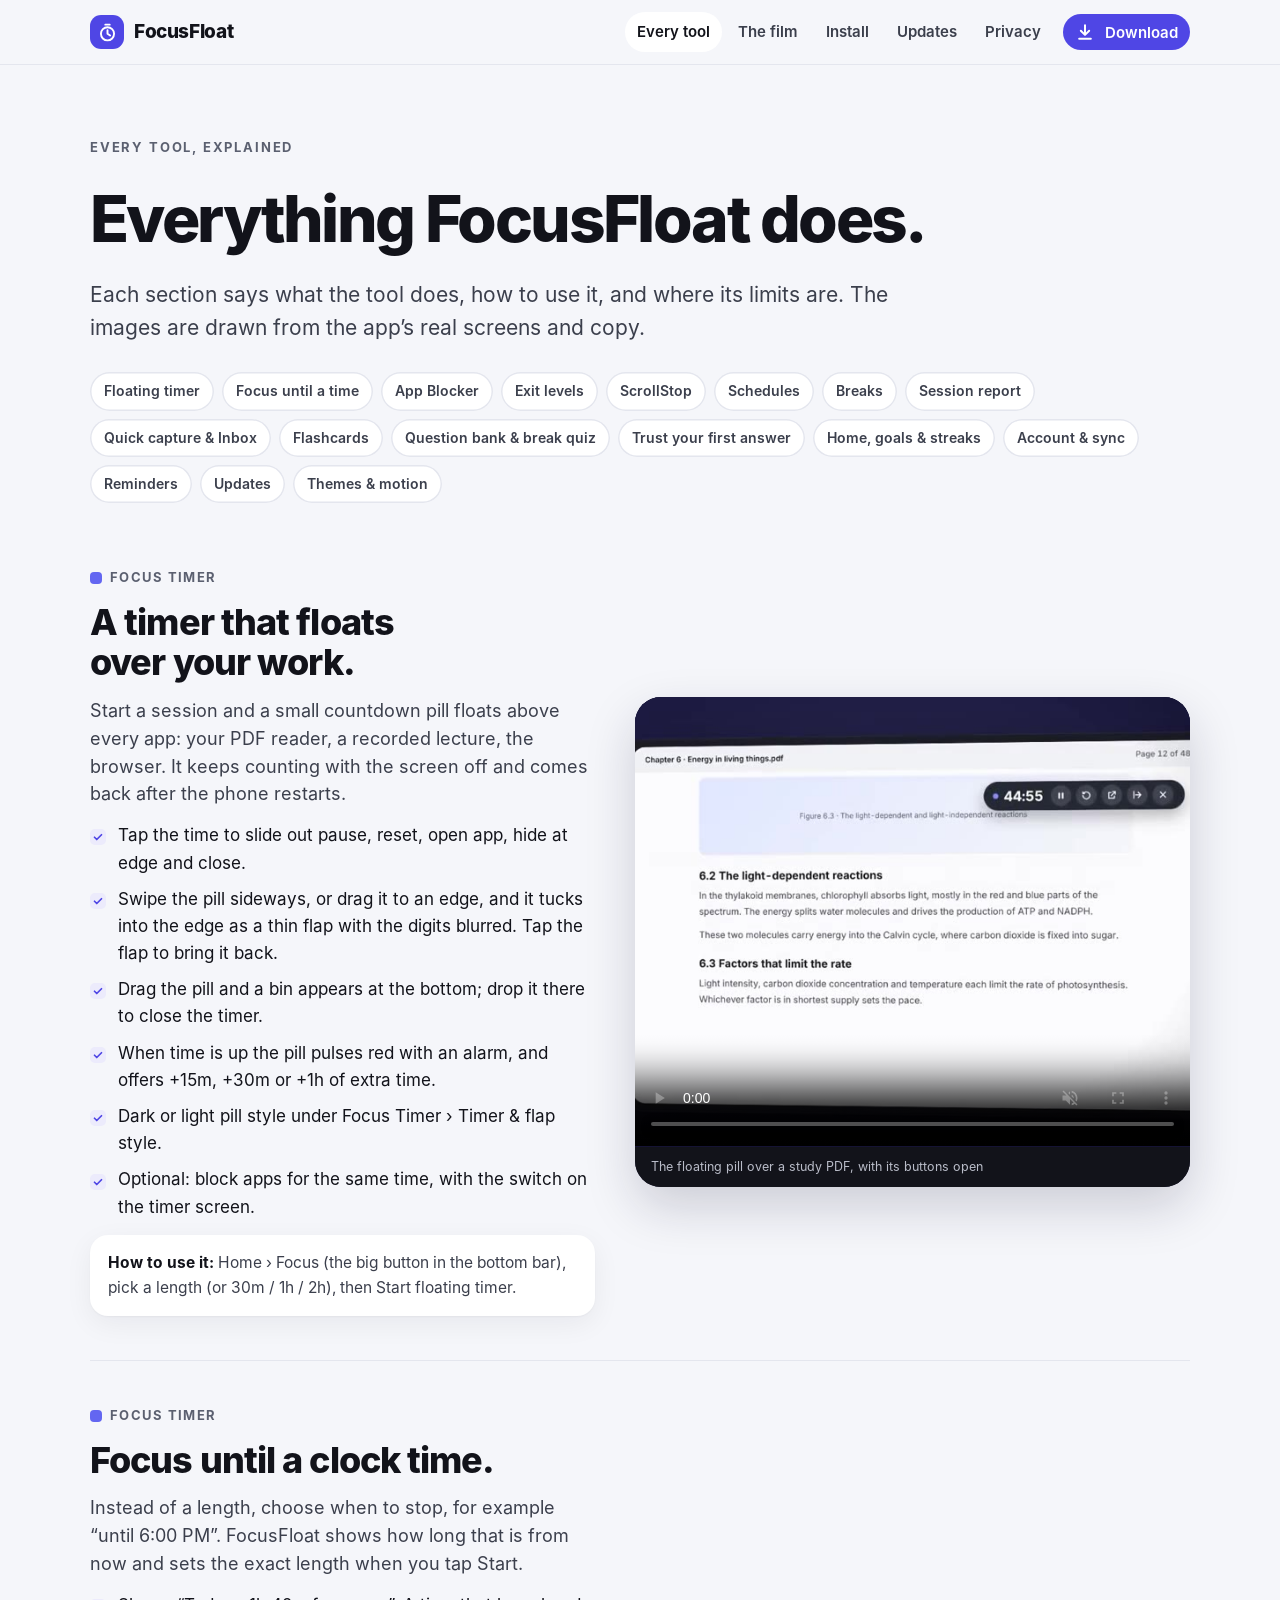
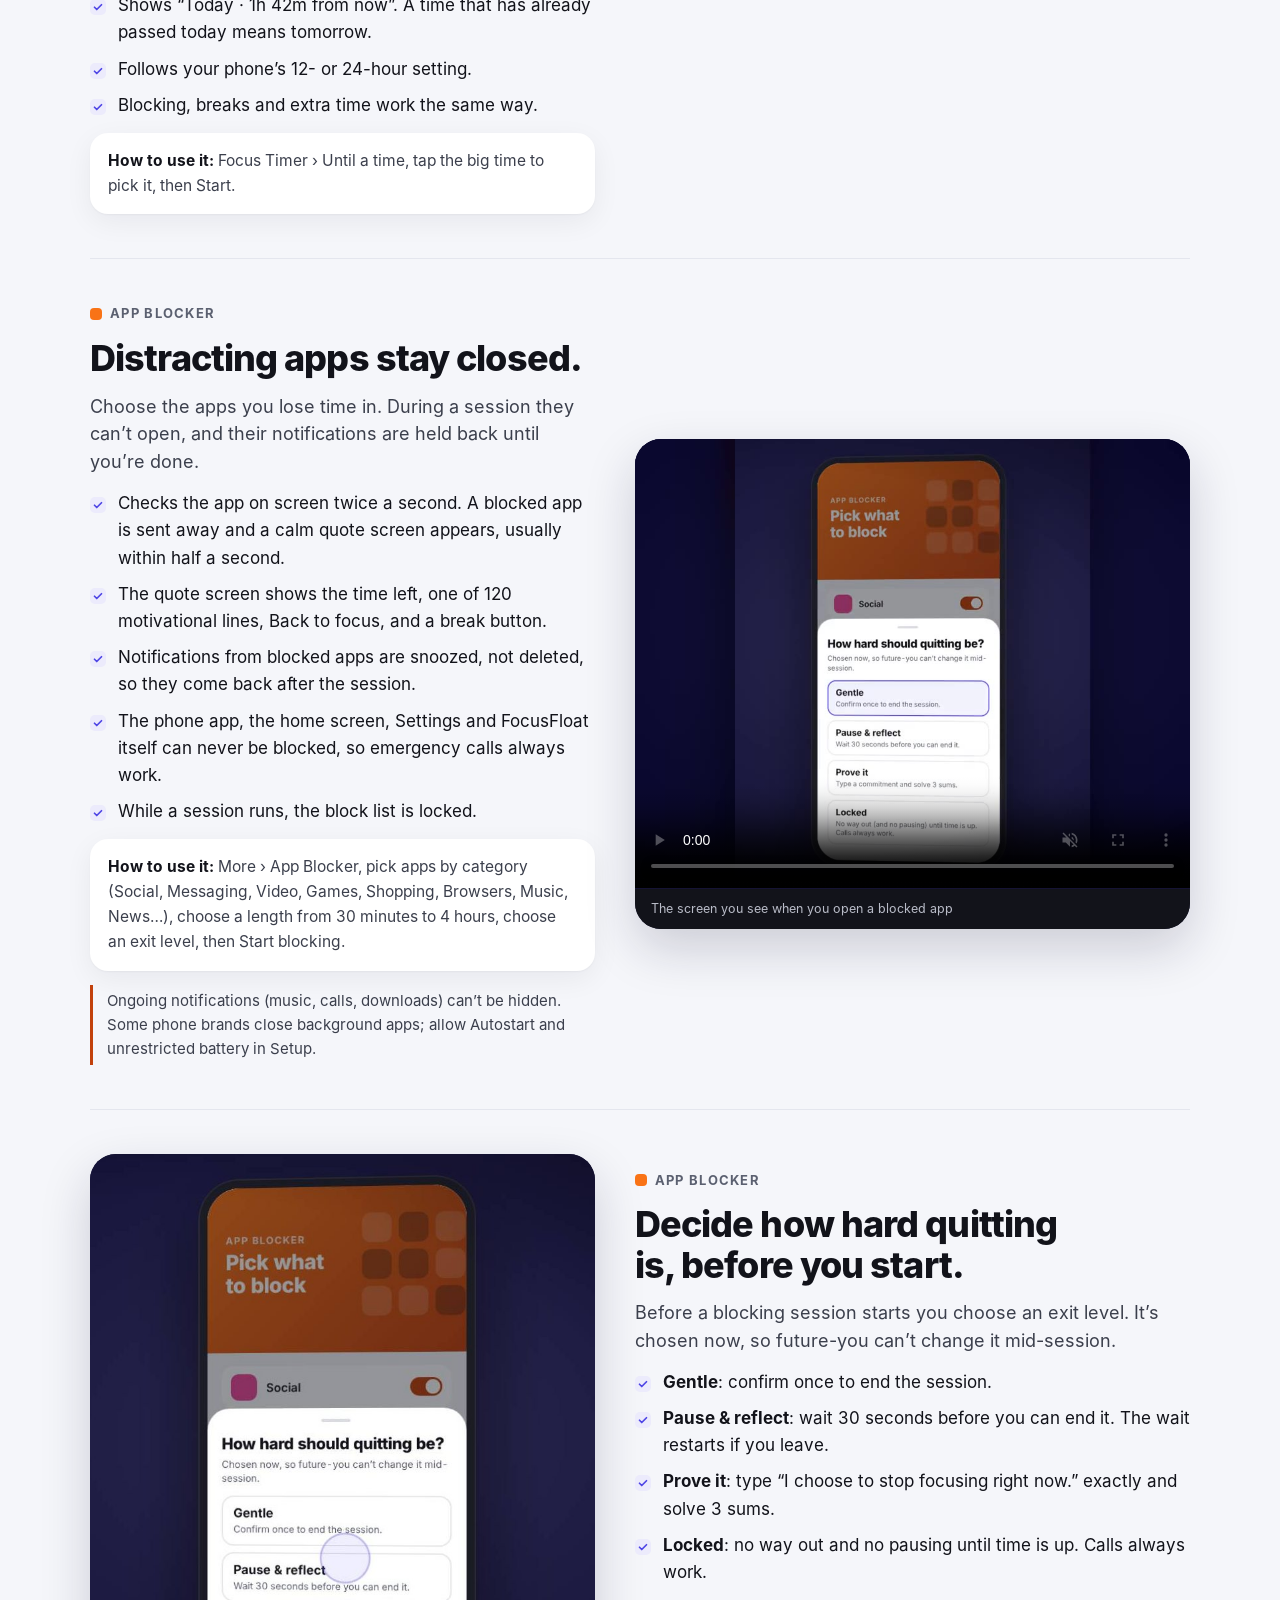
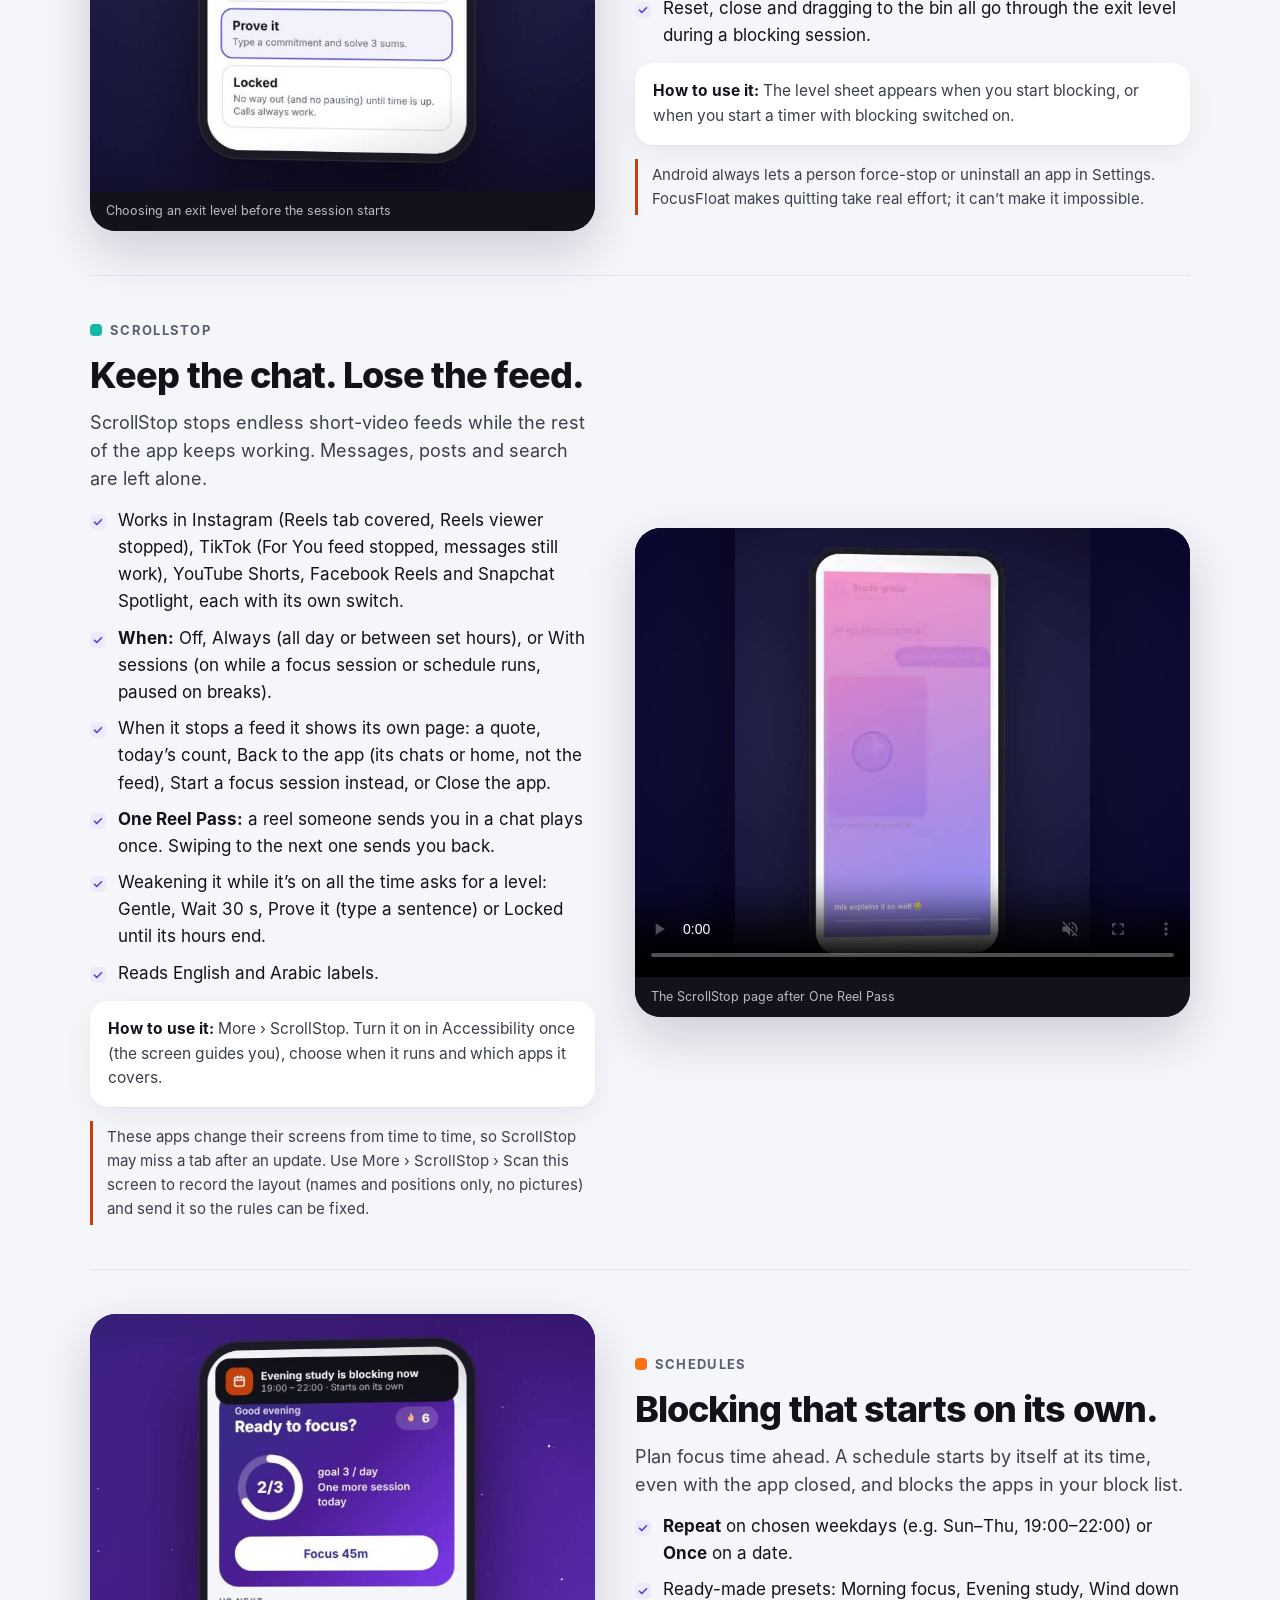
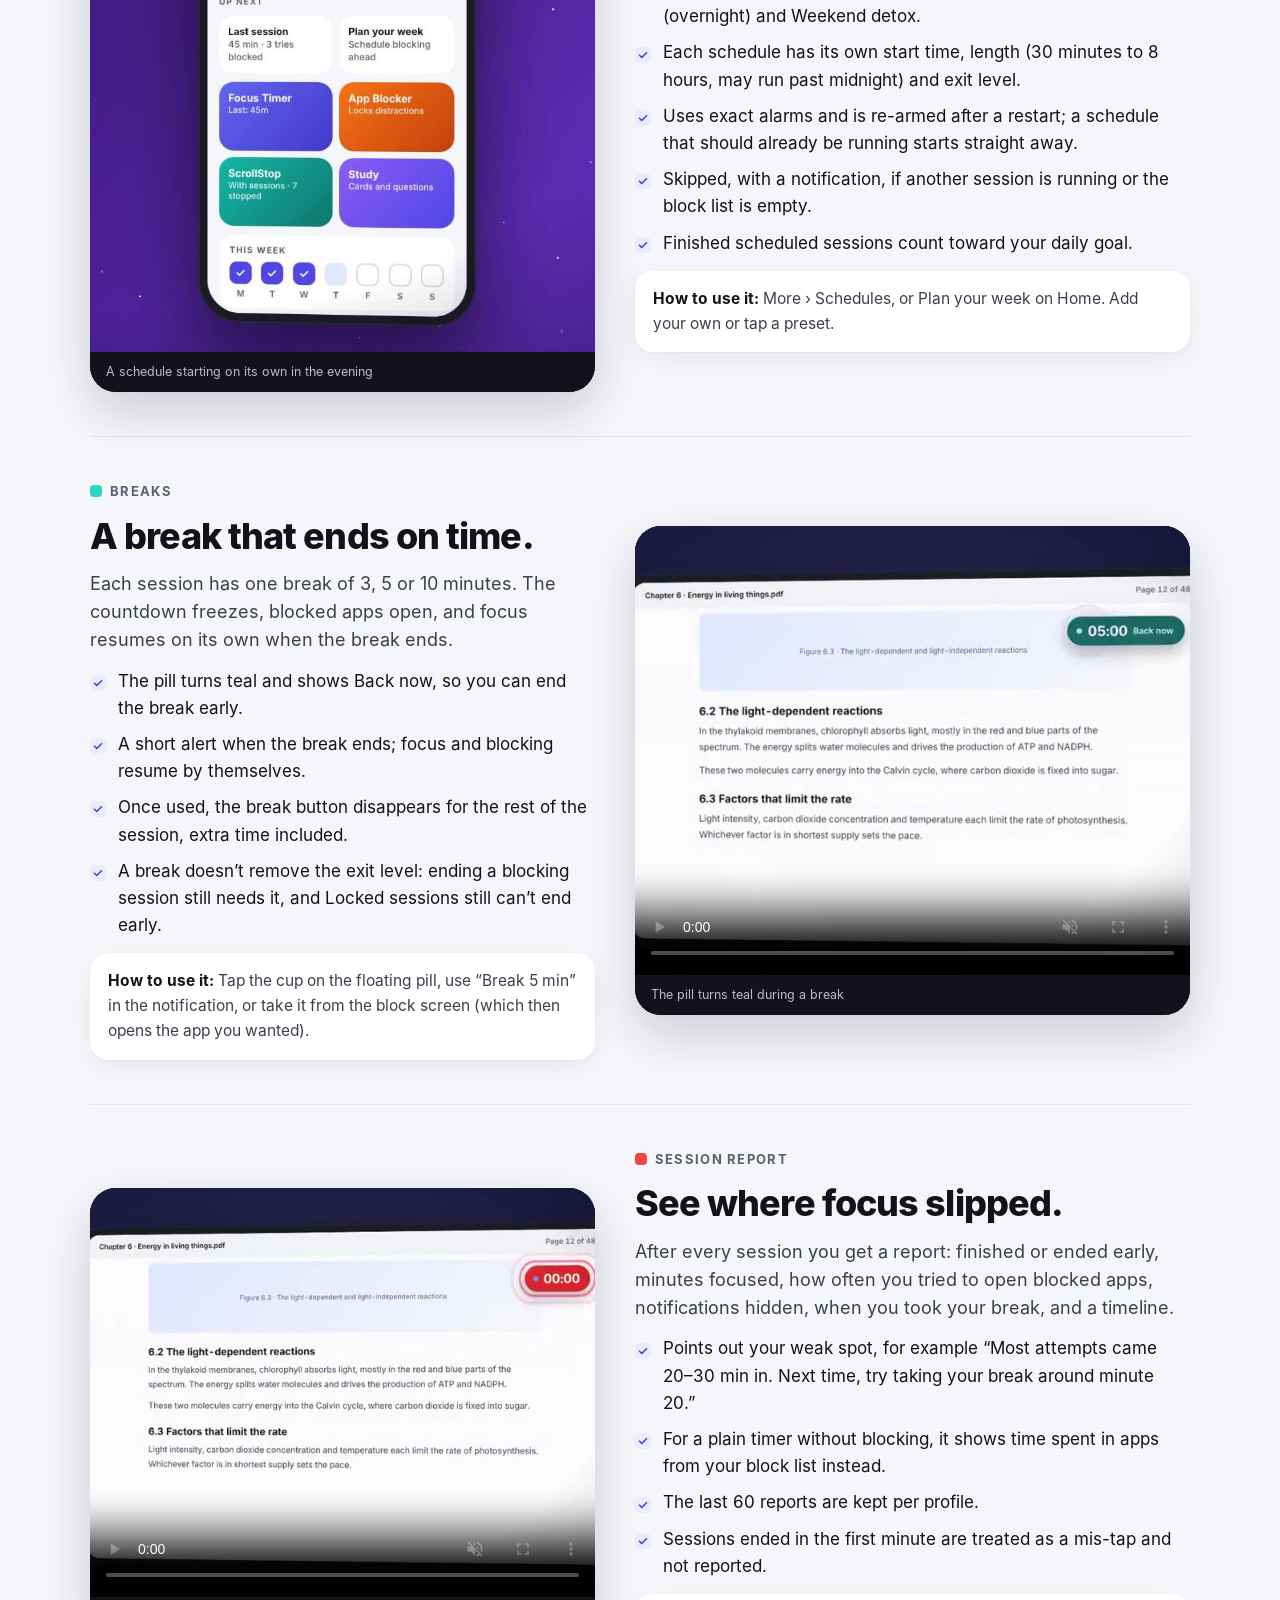
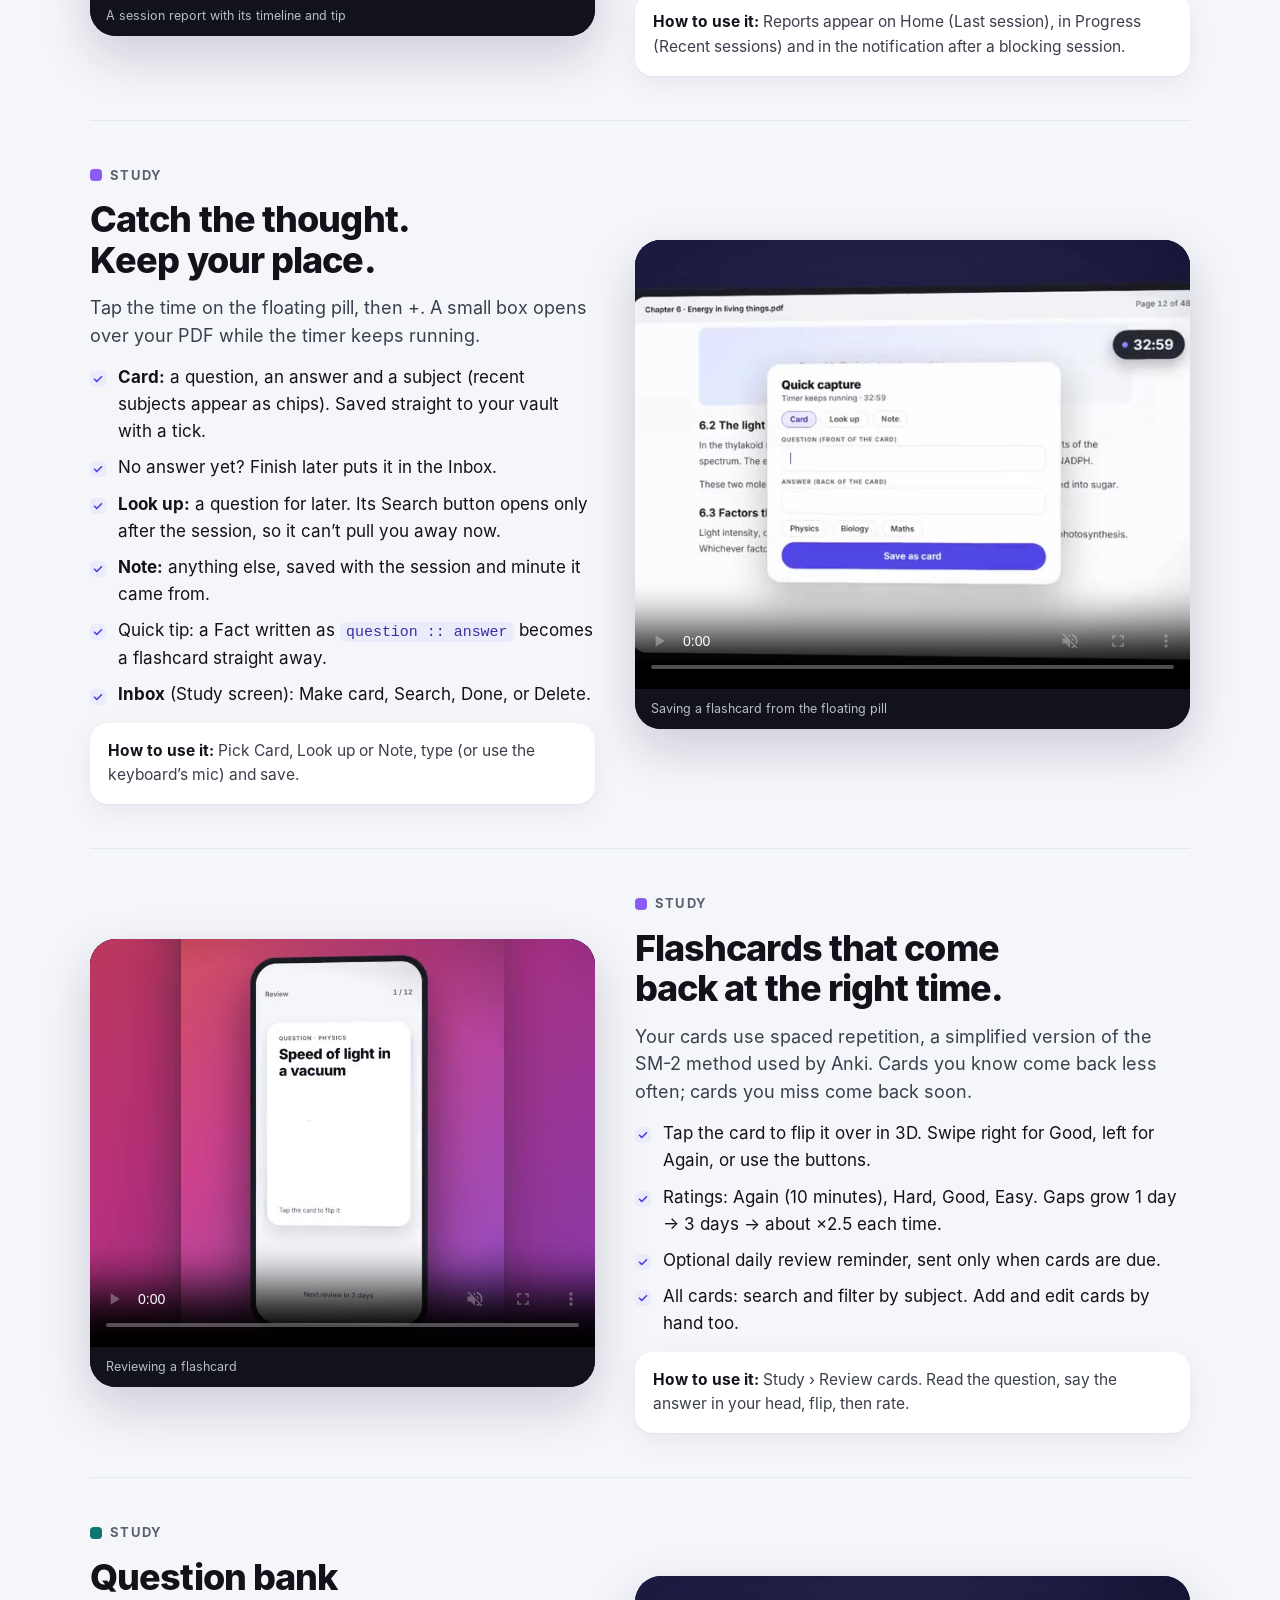
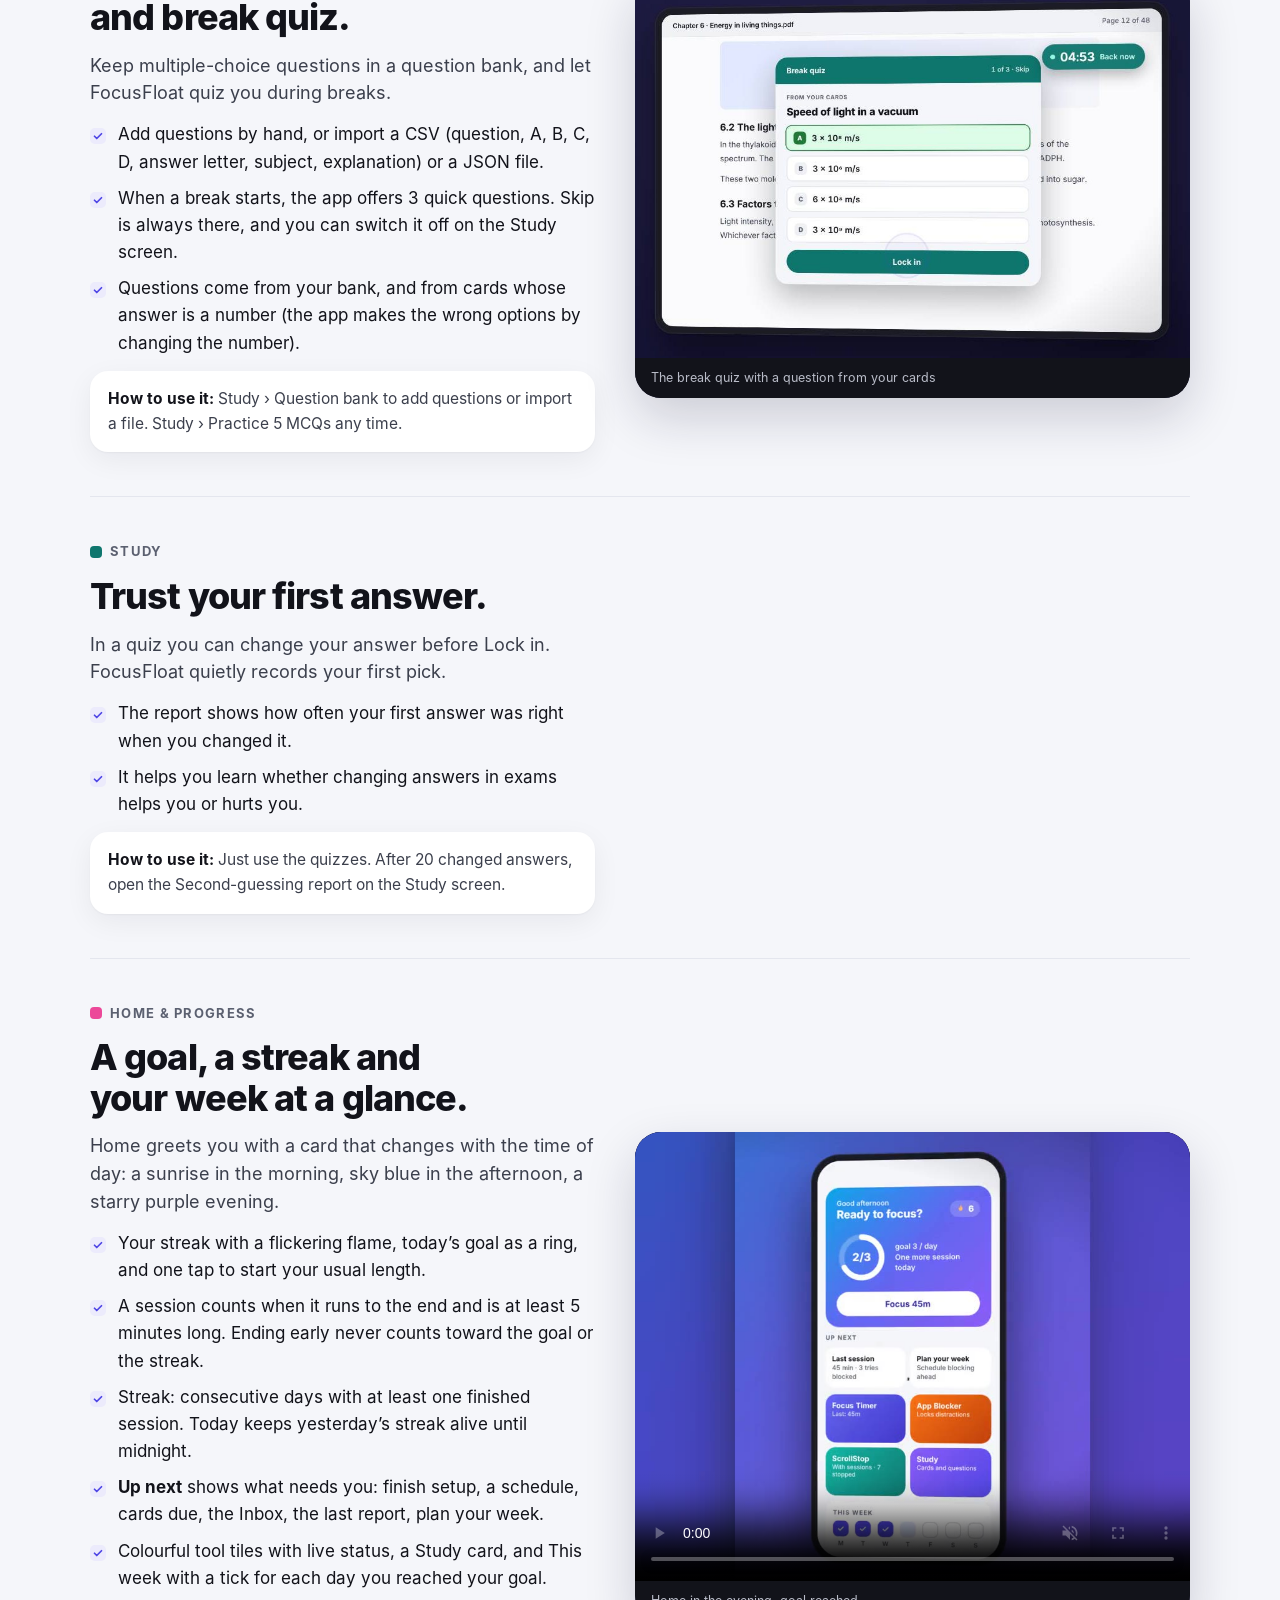
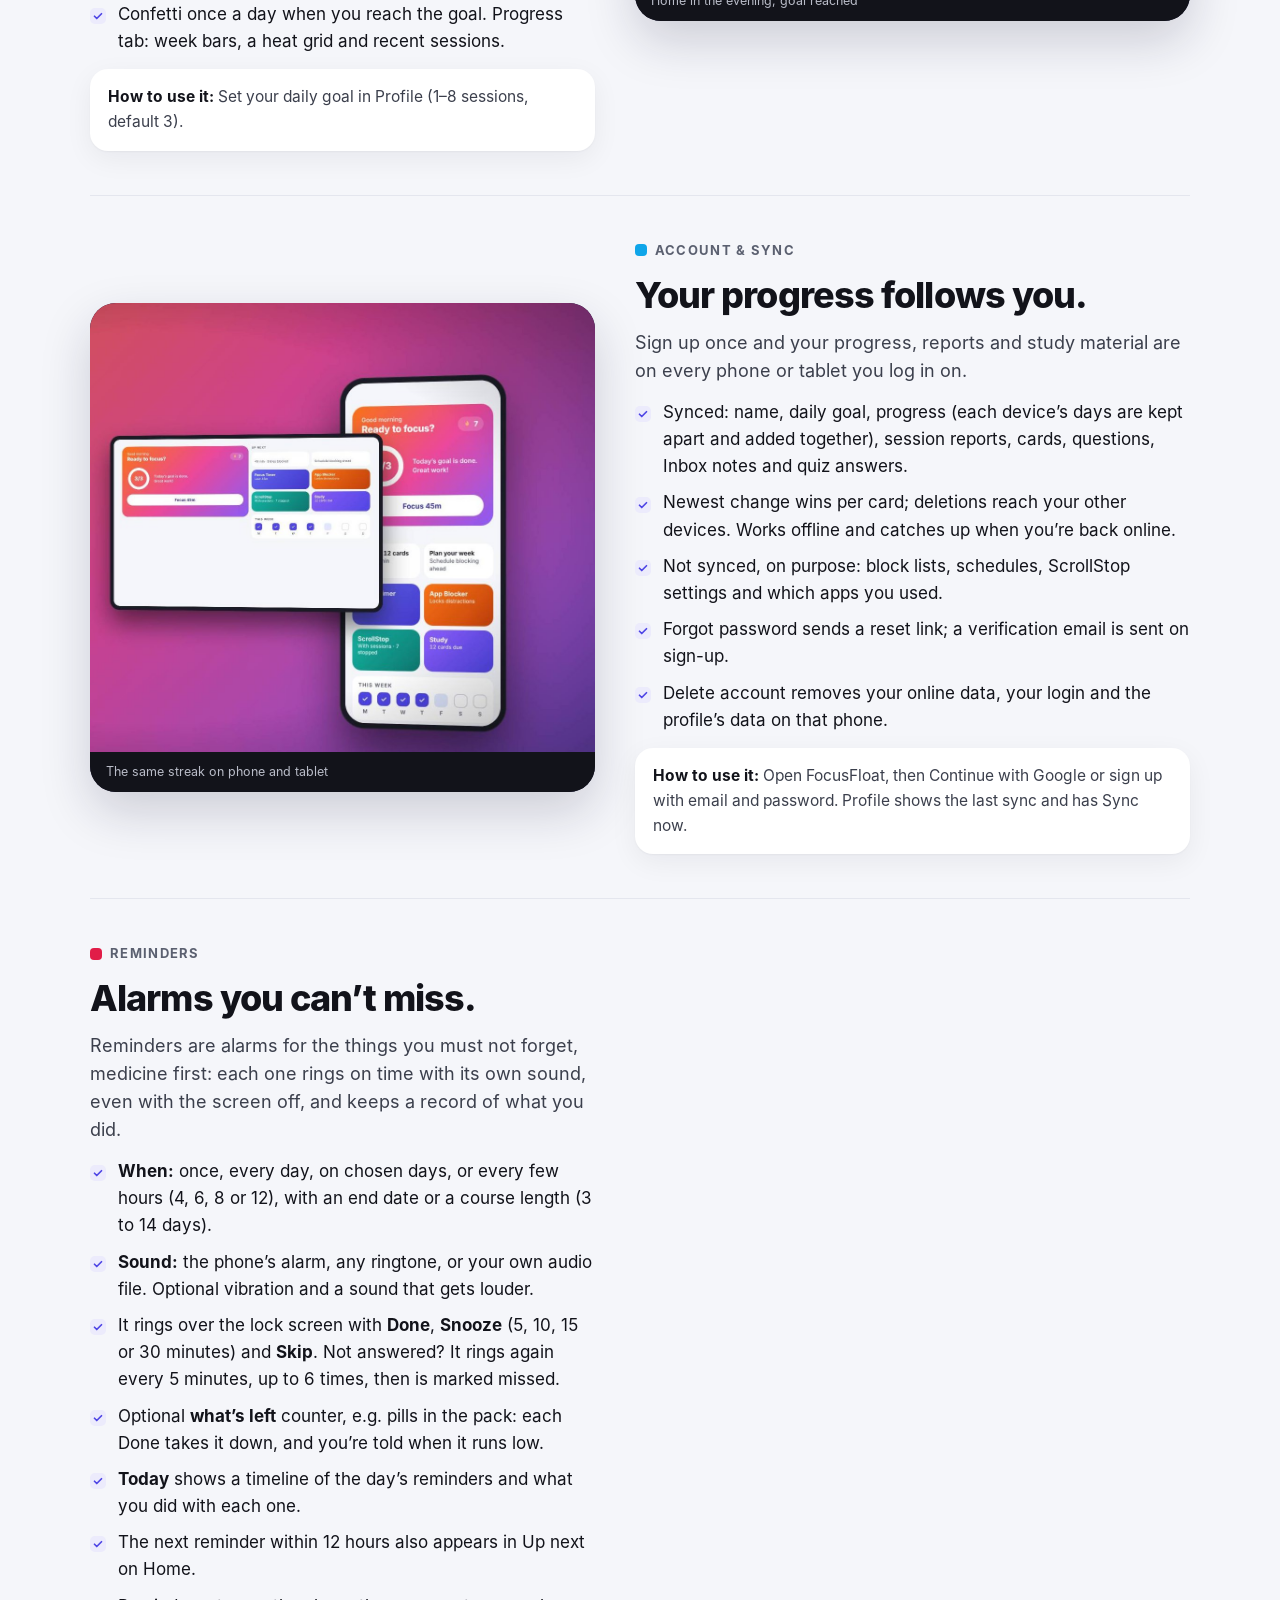
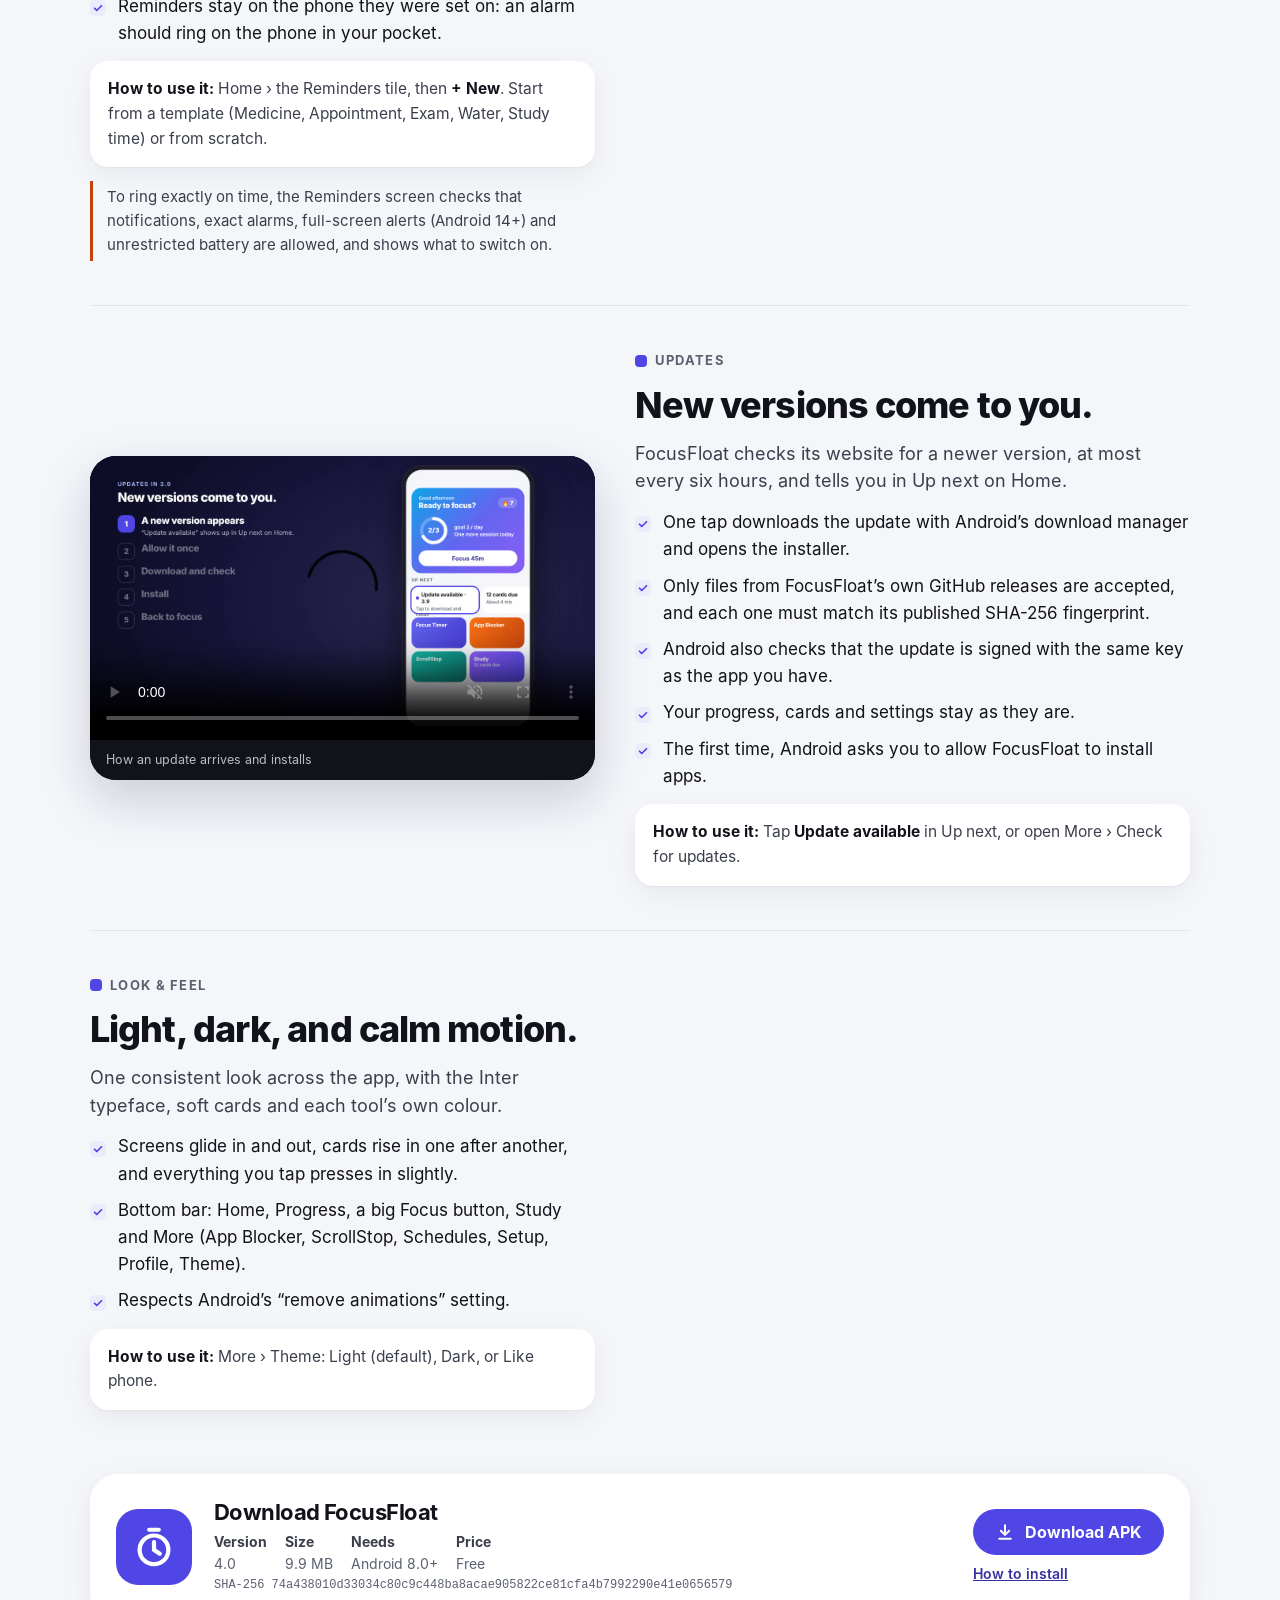
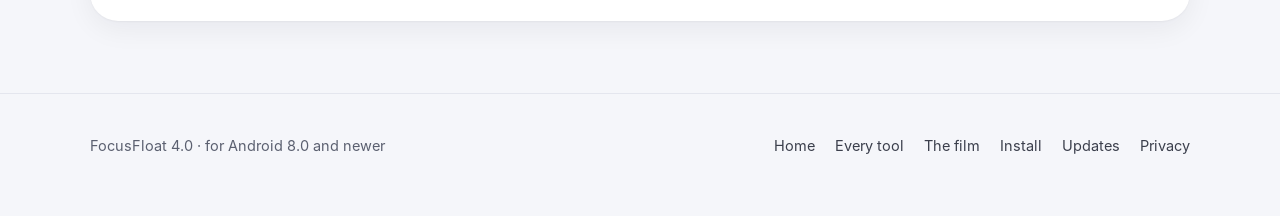
<file: tools.html>
<!doctype html>
<html lang="en">
<head>
<meta charset="utf-8">
<meta name="viewport" content="width=device-width,initial-scale=1,viewport-fit=cover">
<title>Every tool · FocusFloat</title>
<meta name="description" content="Every FocusFloat tool explained: floating timer, App Blocker, ScrollStop, schedules, breaks, reports, quick capture, flashcards, quizzes, goals and sync.">
<meta name="theme-color" content="#4F46E5">
<meta property="og:title" content="Every tool · FocusFloat">
<meta property="og:description" content="Every FocusFloat tool explained: floating timer, App Blocker, ScrollStop, schedules, breaks, reports, quick capture, flashcards, quizzes, goals and sync.">
<meta property="og:image" content="https://3moor111.github.io/FocusFloat/assets/img/poster.jpg">
<meta property="og:type" content="website">
<link rel="icon" href="assets/img/icon.svg" type="image/svg+xml">
<link rel="stylesheet" href="assets/site.css">
</head>
<body>
<header class="top"><div class="wrap">
  <a class="brand" href="index.html"><span class="mark"><svg viewBox="0 0 24 24" fill="none" stroke="#fff" stroke-width="2.2" stroke-linecap="round"><circle cx="12" cy="13.5" r="7.5"/><path d="M12 13.5V9.5M12 13.5L15 15.5M9.5 3H14.5"/></svg></span>FocusFloat</a>
  <nav class="nav" aria-label="Main"><a href="tools.html" aria-current=page>Every tool</a><a href="film.html">The film</a><a href="install.html">Install</a><a href="updates.html">Updates</a><a href="privacy.html">Privacy</a><a class="btn btn-primary btn-sm" href="https://github.com/3moor111/FocusFloat/releases/latest/download/FocusFloat.apk"><svg viewBox="0 0 24 24" fill="none" stroke="currentColor" stroke-width="2.4" stroke-linecap="round" stroke-linejoin="round"><path d="M12 4v11M7 10.5l5 5 5-5M5 20h14"/></svg>Download</a></nav>
</div></header>
<main>

<div class="wrap">
  <div class="hero" style="padding-bottom:20px">
    <div class="eyebrow">Every tool, explained</div>
    <h1 style="font-size:clamp(36px,6vw,64px)">Everything FocusFloat does.</h1>
    <p class="lede">Each section says what the tool does, how to use it, and where its limits are. The images are drawn from the app’s real screens and copy.</p>
    <nav class="chips" aria-label="Tools">
      <a href="#timer">Floating timer</a><a href="#until">Focus until a time</a><a href="#blocker">App Blocker</a><a href="#exit">Exit levels</a><a href="#scrollstop">ScrollStop</a><a href="#schedules">Schedules</a><a href="#breaks">Breaks</a><a href="#report">Session report</a><a href="#capture">Quick capture &amp; Inbox</a><a href="#review">Flashcards</a><a href="#quiz">Question bank &amp; break quiz</a><a href="#instinct">Trust your first answer</a><a href="#home">Home, goals &amp; streaks</a><a href="#sync">Account &amp; sync</a><a href="#reminders">Reminders</a><a href="#updates">Updates</a><a href="#theme">Themes &amp; motion</a>
    </nav>
  </div>

  
<article class="feature" id="timer">
  <div class="copy">
    <span class="tag"><i style="background:#6366F1"></i>Focus Timer</span>
    <h2 style="font-size:clamp(26px,3.4vw,36px)">A timer that floats over your work.</h2>
    <p class="lede" style="font-size:18px">Start a session and a small countdown pill floats above every app: your PDF reader, a recorded lecture, the browser. It keeps counting with the screen off and comes back after the phone restarts.</p>
    <ul class="ticks"><li>Tap the time to slide out pause, reset, open app, hide at edge and close.</li><li>Swipe the pill sideways, or drag it to an edge, and it tucks into the edge as a thin flap with the digits blurred. Tap the flap to bring it back.</li><li>Drag the pill and a bin appears at the bottom; drop it there to close the timer.</li><li>When time is up the pill pulses red with an alarm, and offers +15m, +30m or +1h of extra time.</li><li>Dark or light pill style under Focus Timer › Timer &amp; flap style.</li><li>Optional: block apps for the same time, with the switch on the timer screen.</li></ul>
    <div class="how"><b>How to use it:</b> Home › Focus (the big button in the bottom bar), pick a length (or 30m / 1h / 2h), then Start floating timer.</div>
    
  </div>
  <figure class="shot" style="margin:0"><video class="loop" muted loop playsinline controls preload="none" poster="assets/img/clip-float.jpg" aria-label="The floating pill over a study PDF, with its buttons open"><source src="assets/clips/float.mp4" type="video/mp4"></video><figcaption>The floating pill over a study PDF, with its buttons open</figcaption></figure>
</article>

  
<article class="feature flip" id="until">
  <div class="copy">
    <span class="tag"><i style="background:#6366F1"></i>Focus Timer</span>
    <h2 style="font-size:clamp(26px,3.4vw,36px)">Focus until a clock time.</h2>
    <p class="lede" style="font-size:18px">Instead of a length, choose when to stop, for example “until 6:00 PM”. FocusFloat shows how long that is from now and sets the exact length when you tap Start.</p>
    <ul class="ticks"><li>Shows “Today · 1h 42m from now”. A time that has already passed today means tomorrow.</li><li>Follows your phone’s 12- or 24-hour setting.</li><li>Blocking, breaks and extra time work the same way.</li></ul>
    <div class="how"><b>How to use it:</b> Focus Timer › Until a time, tap the big time to pick it, then Start.</div>
    
  </div>
  
</article>

  
<article class="feature" id="blocker">
  <div class="copy">
    <span class="tag"><i style="background:#F97316"></i>App Blocker</span>
    <h2 style="font-size:clamp(26px,3.4vw,36px)">Distracting apps stay closed.</h2>
    <p class="lede" style="font-size:18px">Choose the apps you lose time in. During a session they can’t open, and their notifications are held back until you’re done.</p>
    <ul class="ticks"><li>Checks the app on screen twice a second. A blocked app is sent away and a calm quote screen appears, usually within half a second.</li><li>The quote screen shows the time left, one of 120 motivational lines, Back to focus, and a break button.</li><li>Notifications from blocked apps are snoozed, not deleted, so they come back after the session.</li><li>The phone app, the home screen, Settings and FocusFloat itself can never be blocked, so emergency calls always work.</li><li>While a session runs, the block list is locked.</li></ul>
    <div class="how"><b>How to use it:</b> More › App Blocker, pick apps by category (Social, Messaging, Video, Games, Shopping, Browsers, Music, News…), choose a length from 30 minutes to 4 hours, choose an exit level, then Start blocking.</div>
    <p class="limits">Ongoing notifications (music, calls, downloads) can’t be hidden. Some phone brands close background apps; allow Autostart and unrestricted battery in Setup.</p>
  </div>
  <figure class="shot" style="margin:0"><video class="loop" muted loop playsinline controls preload="none" poster="assets/img/clip-blocker.jpg" aria-label="The screen you see when you open a blocked app"><source src="assets/clips/blocker.mp4" type="video/mp4"></video><figcaption>The screen you see when you open a blocked app</figcaption></figure>
</article>

  
<article class="feature flip" id="exit">
  <div class="copy">
    <span class="tag"><i style="background:#F97316"></i>App Blocker</span>
    <h2 style="font-size:clamp(26px,3.4vw,36px)">Decide how hard quitting is, before you start.</h2>
    <p class="lede" style="font-size:18px">Before a blocking session starts you choose an exit level. It’s chosen now, so future-you can’t change it mid-session.</p>
    <ul class="ticks"><li><b>Gentle</b>: confirm once to end the session.</li><li><b>Pause &amp; reflect</b>: wait 30 seconds before you can end it. The wait restarts if you leave.</li><li><b>Prove it</b>: type “I choose to stop focusing right now.” exactly and solve 3 sums.</li><li><b>Locked</b>: no way out and no pausing until time is up. Calls always work.</li><li>Reset, close and dragging to the bin all go through the exit level during a blocking session.</li></ul>
    <div class="how"><b>How to use it:</b> The level sheet appears when you start blocking, or when you start a timer with blocking switched on.</div>
    <p class="limits">Android always lets a person force-stop or uninstall an app in Settings. FocusFloat makes quitting take real effort; it can’t make it impossible.</p>
  </div>
  <figure class="shot" style="margin:0"><img src="assets/img/tool-exit.jpg" alt="Choosing an exit level before the session starts" loading="lazy"><figcaption>Choosing an exit level before the session starts</figcaption></figure>
</article>

  
<article class="feature" id="scrollstop">
  <div class="copy">
    <span class="tag"><i style="background:#14B8A6"></i>ScrollStop</span>
    <h2 style="font-size:clamp(26px,3.4vw,36px)">Keep the chat. Lose the feed.</h2>
    <p class="lede" style="font-size:18px">ScrollStop stops endless short-video feeds while the rest of the app keeps working. Messages, posts and search are left alone.</p>
    <ul class="ticks"><li>Works in Instagram (Reels tab covered, Reels viewer stopped), TikTok (For You feed stopped, messages still work), YouTube Shorts, Facebook Reels and Snapchat Spotlight, each with its own switch.</li><li><b>When:</b> Off, Always (all day or between set hours), or With sessions (on while a focus session or schedule runs, paused on breaks).</li><li>When it stops a feed it shows its own page: a quote, today’s count, Back to the app (its chats or home, not the feed), Start a focus session instead, or Close the app.</li><li><b>One Reel Pass:</b> a reel someone sends you in a chat plays once. Swiping to the next one sends you back.</li><li>Weakening it while it’s on all the time asks for a level: Gentle, Wait 30 s, Prove it (type a sentence) or Locked until its hours end.</li><li>Reads English and Arabic labels.</li></ul>
    <div class="how"><b>How to use it:</b> More › ScrollStop. Turn it on in Accessibility once (the screen guides you), choose when it runs and which apps it covers.</div>
    <p class="limits">These apps change their screens from time to time, so ScrollStop may miss a tab after an update. Use More › ScrollStop › Scan this screen to record the layout (names and positions only, no pictures) and send it so the rules can be fixed.</p>
  </div>
  <figure class="shot" style="margin:0"><video class="loop" muted loop playsinline controls preload="none" poster="assets/img/clip-scrollstop.jpg" aria-label="The ScrollStop page after One Reel Pass"><source src="assets/clips/scrollstop.mp4" type="video/mp4"></video><figcaption>The ScrollStop page after One Reel Pass</figcaption></figure>
</article>

  
<article class="feature flip" id="schedules">
  <div class="copy">
    <span class="tag"><i style="background:#F97316"></i>Schedules</span>
    <h2 style="font-size:clamp(26px,3.4vw,36px)">Blocking that starts on its own.</h2>
    <p class="lede" style="font-size:18px">Plan focus time ahead. A schedule starts by itself at its time, even with the app closed, and blocks the apps in your block list.</p>
    <ul class="ticks"><li><b>Repeat</b> on chosen weekdays (e.g. Sun–Thu, 19:00–22:00) or <b>Once</b> on a date.</li><li>Ready-made presets: Morning focus, Evening study, Wind down (overnight) and Weekend detox.</li><li>Each schedule has its own start time, length (30 minutes to 8 hours, may run past midnight) and exit level.</li><li>Uses exact alarms and is re-armed after a restart; a schedule that should already be running starts straight away.</li><li>Skipped, with a notification, if another session is running or the block list is empty.</li><li>Finished scheduled sessions count toward your daily goal.</li></ul>
    <div class="how"><b>How to use it:</b> More › Schedules, or Plan your week on Home. Add your own or tap a preset.</div>
    
  </div>
  <figure class="shot" style="margin:0"><img src="assets/img/tool-schedule.jpg" alt="A schedule starting on its own in the evening" loading="lazy"><figcaption>A schedule starting on its own in the evening</figcaption></figure>
</article>

  
<article class="feature" id="breaks">
  <div class="copy">
    <span class="tag"><i style="background:#2DD4BF"></i>Breaks</span>
    <h2 style="font-size:clamp(26px,3.4vw,36px)">A break that ends on time.</h2>
    <p class="lede" style="font-size:18px">Each session has one break of 3, 5 or 10 minutes. The countdown freezes, blocked apps open, and focus resumes on its own when the break ends.</p>
    <ul class="ticks"><li>The pill turns teal and shows Back now, so you can end the break early.</li><li>A short alert when the break ends; focus and blocking resume by themselves.</li><li>Once used, the break button disappears for the rest of the session, extra time included.</li><li>A break doesn’t remove the exit level: ending a blocking session still needs it, and Locked sessions still can’t end early.</li></ul>
    <div class="how"><b>How to use it:</b> Tap the cup on the floating pill, use “Break 5 min” in the notification, or take it from the block screen (which then opens the app you wanted).</div>
    
  </div>
  <figure class="shot" style="margin:0"><video class="loop" muted loop playsinline controls preload="none" poster="assets/img/clip-break.jpg" aria-label="The pill turns teal during a break"><source src="assets/clips/break.mp4" type="video/mp4"></video><figcaption>The pill turns teal during a break</figcaption></figure>
</article>

  
<article class="feature flip" id="report">
  <div class="copy">
    <span class="tag"><i style="background:#EF4444"></i>Session report</span>
    <h2 style="font-size:clamp(26px,3.4vw,36px)">See where focus slipped.</h2>
    <p class="lede" style="font-size:18px">After every session you get a report: finished or ended early, minutes focused, how often you tried to open blocked apps, notifications hidden, when you took your break, and a timeline.</p>
    <ul class="ticks"><li>Points out your weak spot, for example “Most attempts came 20–30 min in. Next time, try taking your break around minute 20.”</li><li>For a plain timer without blocking, it shows time spent in apps from your block list instead.</li><li>The last 60 reports are kept per profile.</li><li>Sessions ended in the first minute are treated as a mis-tap and not reported.</li></ul>
    <div class="how"><b>How to use it:</b> Reports appear on Home (Last session), in Progress (Recent sessions) and in the notification after a blocking session.</div>
    
  </div>
  <figure class="shot" style="margin:0"><video class="loop" muted loop playsinline controls preload="none" poster="assets/img/clip-report.jpg" aria-label="A session report with its timeline and tip"><source src="assets/clips/report.mp4" type="video/mp4"></video><figcaption>A session report with its timeline and tip</figcaption></figure>
</article>

  
<article class="feature" id="capture">
  <div class="copy">
    <span class="tag"><i style="background:#8B5CF6"></i>Study</span>
    <h2 style="font-size:clamp(26px,3.4vw,36px)">Catch the thought. Keep your place.</h2>
    <p class="lede" style="font-size:18px">Tap the time on the floating pill, then +. A small box opens over your PDF while the timer keeps running.</p>
    <ul class="ticks"><li><b>Card:</b> a question, an answer and a subject (recent subjects appear as chips). Saved straight to your vault with a tick.</li><li>No answer yet? Finish later puts it in the Inbox.</li><li><b>Look up:</b> a question for later. Its Search button opens only after the session, so it can’t pull you away now.</li><li><b>Note:</b> anything else, saved with the session and minute it came from.</li><li>Quick tip: a Fact written as <code>question :: answer</code> becomes a flashcard straight away.</li><li><b>Inbox</b> (Study screen): Make card, Search, Done, or Delete.</li></ul>
    <div class="how"><b>How to use it:</b> Pick Card, Look up or Note, type (or use the keyboard’s mic) and save.</div>
    
  </div>
  <figure class="shot" style="margin:0"><video class="loop" muted loop playsinline controls preload="none" poster="assets/img/clip-capture.jpg" aria-label="Saving a flashcard from the floating pill"><source src="assets/clips/capture.mp4" type="video/mp4"></video><figcaption>Saving a flashcard from the floating pill</figcaption></figure>
</article>

  
<article class="feature flip" id="review">
  <div class="copy">
    <span class="tag"><i style="background:#8B5CF6"></i>Study</span>
    <h2 style="font-size:clamp(26px,3.4vw,36px)">Flashcards that come back at the right time.</h2>
    <p class="lede" style="font-size:18px">Your cards use spaced repetition, a simplified version of the SM-2 method used by Anki. Cards you know come back less often; cards you miss come back soon.</p>
    <ul class="ticks"><li>Tap the card to flip it over in 3D. Swipe right for Good, left for Again, or use the buttons.</li><li>Ratings: Again (10 minutes), Hard, Good, Easy. Gaps grow 1 day → 3 days → about ×2.5 each time.</li><li>Optional daily review reminder, sent only when cards are due.</li><li>All cards: search and filter by subject. Add and edit cards by hand too.</li></ul>
    <div class="how"><b>How to use it:</b> Study › Review cards. Read the question, say the answer in your head, flip, then rate.</div>
    
  </div>
  <figure class="shot" style="margin:0"><video class="loop" muted loop playsinline controls preload="none" poster="assets/img/clip-review.jpg" aria-label="Reviewing a flashcard"><source src="assets/clips/review.mp4" type="video/mp4"></video><figcaption>Reviewing a flashcard</figcaption></figure>
</article>

  
<article class="feature" id="quiz">
  <div class="copy">
    <span class="tag"><i style="background:#0F766E"></i>Study</span>
    <h2 style="font-size:clamp(26px,3.4vw,36px)">Question bank and break quiz.</h2>
    <p class="lede" style="font-size:18px">Keep multiple-choice questions in a question bank, and let FocusFloat quiz you during breaks.</p>
    <ul class="ticks"><li>Add questions by hand, or import a CSV (question, A, B, C, D, answer letter, subject, explanation) or a JSON file.</li><li>When a break starts, the app offers 3 quick questions. Skip is always there, and you can switch it off on the Study screen.</li><li>Questions come from your bank, and from cards whose answer is a number (the app makes the wrong options by changing the number).</li></ul>
    <div class="how"><b>How to use it:</b> Study › Question bank to add questions or import a file. Study › Practice 5 MCQs any time.</div>
    
  </div>
  <figure class="shot" style="margin:0"><img src="assets/img/tool-quiz.jpg" alt="The break quiz with a question from your cards" loading="lazy"><figcaption>The break quiz with a question from your cards</figcaption></figure>
</article>

  
<article class="feature flip" id="instinct">
  <div class="copy">
    <span class="tag"><i style="background:#0F766E"></i>Study</span>
    <h2 style="font-size:clamp(26px,3.4vw,36px)">Trust your first answer.</h2>
    <p class="lede" style="font-size:18px">In a quiz you can change your answer before Lock in. FocusFloat quietly records your first pick.</p>
    <ul class="ticks"><li>The report shows how often your first answer was right when you changed it.</li><li>It helps you learn whether changing answers in exams helps you or hurts you.</li></ul>
    <div class="how"><b>How to use it:</b> Just use the quizzes. After 20 changed answers, open the Second-guessing report on the Study screen.</div>
    
  </div>
  
</article>

  
<article class="feature" id="home">
  <div class="copy">
    <span class="tag"><i style="background:#EC4899"></i>Home &amp; progress</span>
    <h2 style="font-size:clamp(26px,3.4vw,36px)">A goal, a streak and your week at a glance.</h2>
    <p class="lede" style="font-size:18px">Home greets you with a card that changes with the time of day: a sunrise in the morning, sky blue in the afternoon, a starry purple evening.</p>
    <ul class="ticks"><li>Your streak with a flickering flame, today’s goal as a ring, and one tap to start your usual length.</li><li>A session counts when it runs to the end and is at least 5 minutes long. Ending early never counts toward the goal or the streak.</li><li>Streak: consecutive days with at least one finished session. Today keeps yesterday’s streak alive until midnight.</li><li><b>Up next</b> shows what needs you: finish setup, a schedule, cards due, the Inbox, the last report, plan your week.</li><li>Colourful tool tiles with live status, a Study card, and This week with a tick for each day you reached your goal.</li><li>Confetti once a day when you reach the goal. Progress tab: week bars, a heat grid and recent sessions.</li></ul>
    <div class="how"><b>How to use it:</b> Set your daily goal in Profile (1–8 sessions, default 3).</div>
    
  </div>
  <figure class="shot" style="margin:0"><video class="loop" muted loop playsinline controls preload="none" poster="assets/img/clip-day.jpg" aria-label="Home in the evening, goal reached"><source src="assets/clips/day.mp4" type="video/mp4"></video><figcaption>Home in the evening, goal reached</figcaption></figure>
</article>

  
<article class="feature flip" id="sync">
  <div class="copy">
    <span class="tag"><i style="background:#0EA5E9"></i>Account &amp; sync</span>
    <h2 style="font-size:clamp(26px,3.4vw,36px)">Your progress follows you.</h2>
    <p class="lede" style="font-size:18px">Sign up once and your progress, reports and study material are on every phone or tablet you log in on.</p>
    <ul class="ticks"><li>Synced: name, daily goal, progress (each device’s days are kept apart and added together), session reports, cards, questions, Inbox notes and quiz answers.</li><li>Newest change wins per card; deletions reach your other devices. Works offline and catches up when you’re back online.</li><li>Not synced, on purpose: block lists, schedules, ScrollStop settings and which apps you used.</li><li>Forgot password sends a reset link; a verification email is sent on sign-up.</li><li>Delete account removes your online data, your login and the profile’s data on that phone.</li></ul>
    <div class="how"><b>How to use it:</b> Open FocusFloat, then Continue with Google or sign up with email and password. Profile shows the last sync and has Sync now.</div>
    
  </div>
  <figure class="shot" style="margin:0"><img src="assets/img/tool-sync.jpg" alt="The same streak on phone and tablet" loading="lazy"><figcaption>The same streak on phone and tablet</figcaption></figure>
</article>

  
<article class="feature" id="reminders">
  <div class="copy">
    <span class="tag"><i style="background:#E11D48"></i>Reminders</span>
    <h2 style="font-size:clamp(26px,3.4vw,36px)">Alarms you can’t miss.</h2>
    <p class="lede" style="font-size:18px">Reminders are alarms for the things you must not forget, medicine first: each one rings on time with its own sound, even with the screen off, and keeps a record of what you did.</p>
    <ul class="ticks"><li><b>When:</b> once, every day, on chosen days, or every few hours (4, 6, 8 or 12), with an end date or a course length (3 to 14 days).</li><li><b>Sound:</b> the phone’s alarm, any ringtone, or your own audio file. Optional vibration and a sound that gets louder.</li><li>It rings over the lock screen with <b>Done</b>, <b>Snooze</b> (5, 10, 15 or 30 minutes) and <b>Skip</b>. Not answered? It rings again every 5 minutes, up to 6 times, then is marked missed.</li><li>Optional <b>what’s left</b> counter, e.g. pills in the pack: each Done takes it down, and you’re told when it runs low.</li><li><b>Today</b> shows a timeline of the day’s reminders and what you did with each one.</li><li>The next reminder within 12 hours also appears in Up next on Home.</li><li>Reminders stay on the phone they were set on: an alarm should ring on the phone in your pocket.</li></ul>
    <div class="how"><b>How to use it:</b> Home › the Reminders tile, then <b>+ New</b>. Start from a template (Medicine, Appointment, Exam, Water, Study time) or from scratch.</div>
    <p class="limits">To ring exactly on time, the Reminders screen checks that notifications, exact alarms, full-screen alerts (Android 14+) and unrestricted battery are allowed, and shows what to switch on.</p>
  </div>
  
</article>

  
<article class="feature flip" id="updates">
  <div class="copy">
    <span class="tag"><i style="background:#4F46E5"></i>Updates</span>
    <h2 style="font-size:clamp(26px,3.4vw,36px)">New versions come to you.</h2>
    <p class="lede" style="font-size:18px">FocusFloat checks its website for a newer version, at most every six hours, and tells you in Up next on Home.</p>
    <ul class="ticks"><li>One tap downloads the update with Android’s download manager and opens the installer.</li><li>Only files from FocusFloat’s own GitHub releases are accepted, and each one must match its published SHA-256 fingerprint.</li><li>Android also checks that the update is signed with the same key as the app you have.</li><li>Your progress, cards and settings stay as they are.</li><li>The first time, Android asks you to allow FocusFloat to install apps.</li></ul>
    <div class="how"><b>How to use it:</b> Tap <b>Update available</b> in Up next, or open More › Check for updates.</div>
    
  </div>
  <figure class="shot" style="margin:0"><video class="loop" muted loop playsinline controls preload="none" poster="assets/img/clip-update.jpg" aria-label="How an update arrives and installs"><source src="assets/clips/update.mp4" type="video/mp4"></video><figcaption>How an update arrives and installs</figcaption></figure>
</article>

  
<article class="feature" id="theme">
  <div class="copy">
    <span class="tag"><i style="background:#4F46E5"></i>Look &amp; feel</span>
    <h2 style="font-size:clamp(26px,3.4vw,36px)">Light, dark, and calm motion.</h2>
    <p class="lede" style="font-size:18px">One consistent look across the app, with the Inter typeface, soft cards and each tool’s own colour.</p>
    <ul class="ticks"><li>Screens glide in and out, cards rise in one after another, and everything you tap presses in slightly.</li><li>Bottom bar: Home, Progress, a big Focus button, Study and More (App Blocker, ScrollStop, Schedules, Setup, Profile, Theme).</li><li>Respects Android’s “remove animations” setting.</li></ul>
    <div class="how"><b>How to use it:</b> More › Theme: Light (default), Dark, or Like phone.</div>
    
  </div>
  
</article>
</div>
<section style="padding-top:20px"><div class="wrap">
<div class="dl">
  <div class="icon"><svg viewBox="0 0 24 24" fill="none" stroke="#fff" stroke-width="2.2" stroke-linecap="round"><circle cx="12" cy="13.5" r="7.5"/><path d="M12 13.5V9.5M12 13.5L15 15.5M9.5 3H14.5"/></svg></div>
  <div>
    <h3>Download FocusFloat</h3>
    <dl><div><dt>Version</dt><dd>4.0</dd></div><div><dt>Size</dt><dd>9.9 MB</dd></div><div><dt>Needs</dt><dd>Android 8.0+</dd></div><div><dt>Price</dt><dd>Free</dd></div></dl>
    <p class="hash">SHA-256 74a438010d33034c80c9c448ba8acae905822ce81cfa4b7992290e41e0656579</p>
  </div>
  <div class="stack" style="gap:8px;justify-items:start">
    <a class="btn btn-primary" href="https://github.com/3moor111/FocusFloat/releases/latest/download/FocusFloat.apk"><svg viewBox="0 0 24 24" fill="none" stroke="currentColor" stroke-width="2.4" stroke-linecap="round" stroke-linejoin="round"><path d="M12 4v11M7 10.5l5 5 5-5M5 20h14"/></svg>Download APK</a>
    <a href="install.html" style="font-size:14px;font-weight:600">How to install</a>
  </div>
</div></div></section>

</main>
<footer><div class="wrap">
  <div>FocusFloat 4.0 · for Android 8.0 and newer</div>
  <nav aria-label="Footer"><a href="index.html">Home</a><a href="tools.html">Every tool</a><a href="film.html">The film</a><a href="install.html">Install</a><a href="updates.html">Updates</a><a href="privacy.html">Privacy</a></nav>
</div></footer>
<script src="assets/motion.js" defer></script>
</body>
</html>
</file>
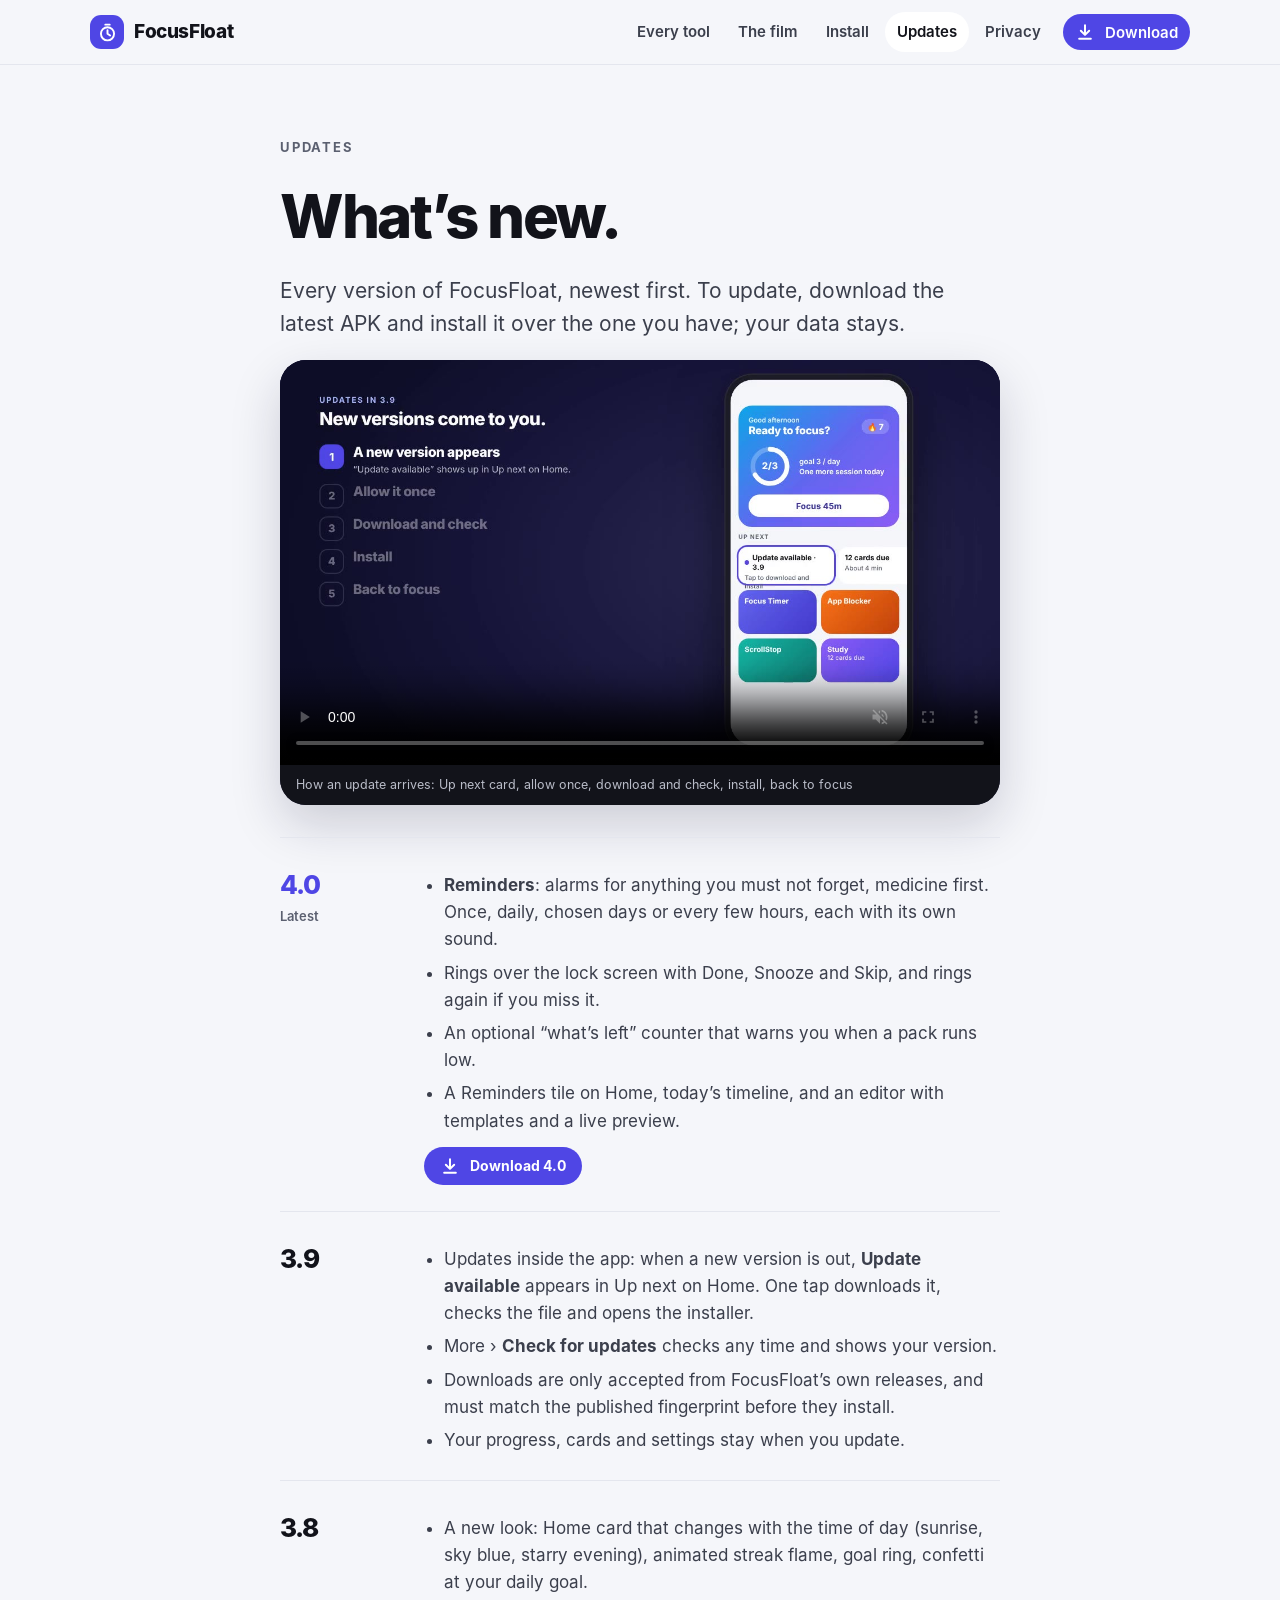
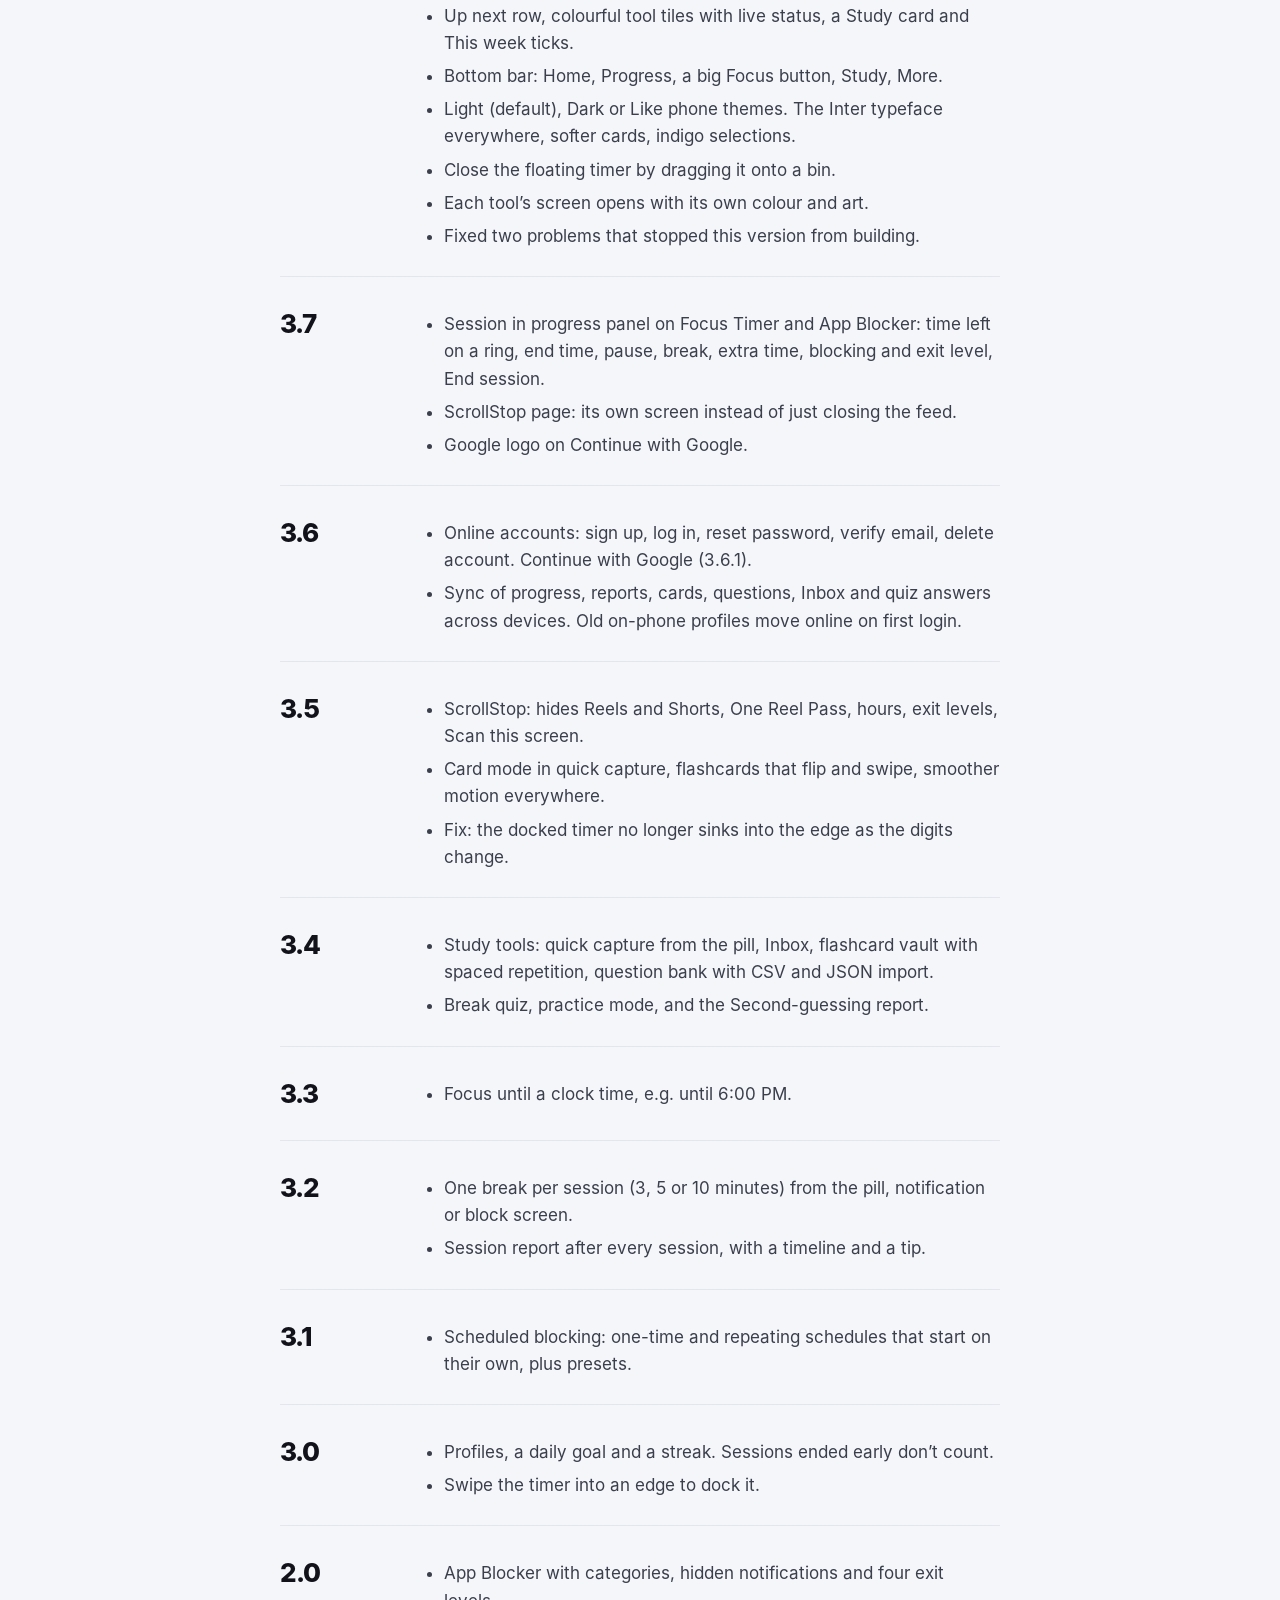
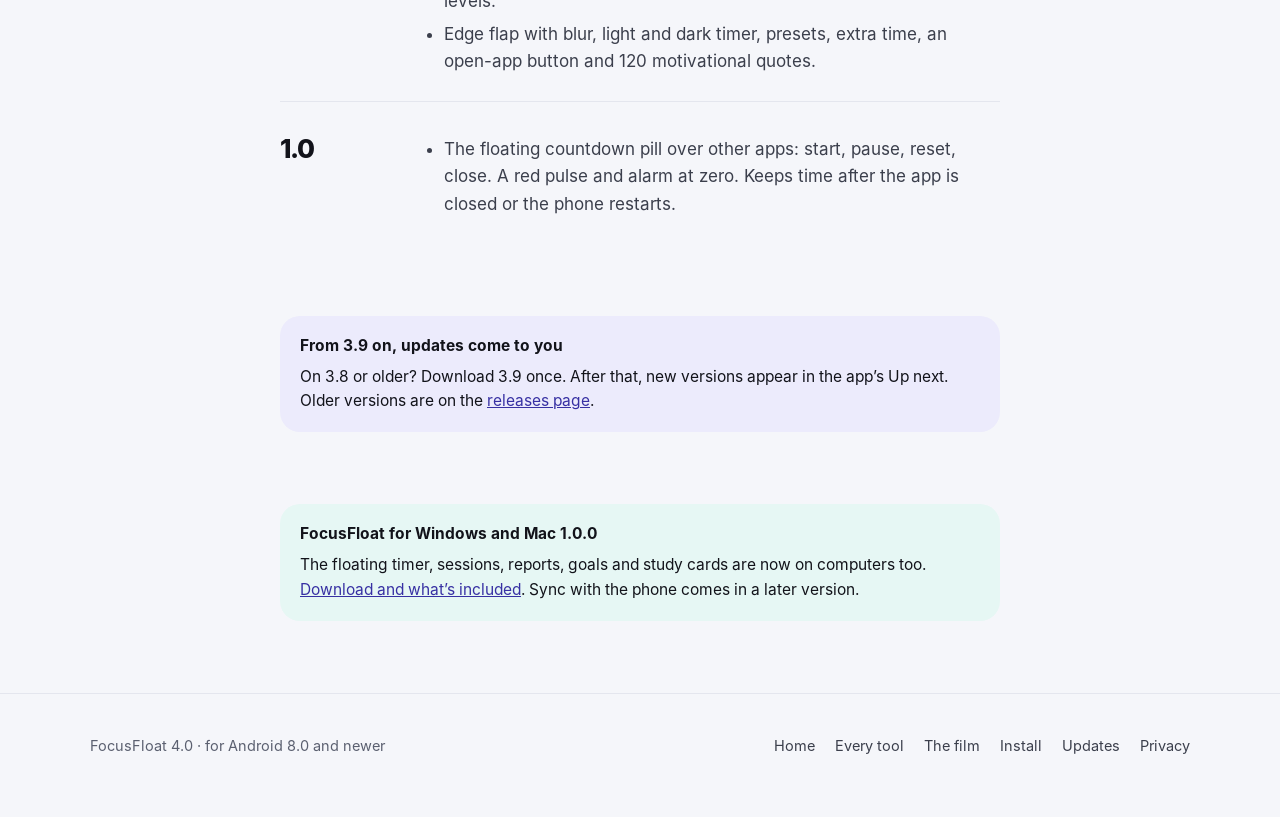
<file: updates.html>
<!doctype html>
<html lang="en">
<head>
<meta charset="utf-8">
<meta name="viewport" content="width=device-width,initial-scale=1,viewport-fit=cover">
<title>Updates · FocusFloat</title>
<meta name="description" content="FocusFloat version history, from the first floating timer to 3.8.">
<meta name="theme-color" content="#4F46E5">
<meta property="og:title" content="Updates · FocusFloat">
<meta property="og:description" content="FocusFloat version history, from the first floating timer to 3.8.">
<meta property="og:image" content="https://3moor111.github.io/FocusFloat/assets/img/poster.jpg">
<meta property="og:type" content="website">
<link rel="icon" href="assets/img/icon.svg" type="image/svg+xml">
<link rel="stylesheet" href="assets/site.css">
</head>
<body>
<header class="top"><div class="wrap">
  <a class="brand" href="index.html"><span class="mark"><svg viewBox="0 0 24 24" fill="none" stroke="#fff" stroke-width="2.2" stroke-linecap="round"><circle cx="12" cy="13.5" r="7.5"/><path d="M12 13.5V9.5M12 13.5L15 15.5M9.5 3H14.5"/></svg></span>FocusFloat</a>
  <nav class="nav" aria-label="Main"><a href="tools.html">Every tool</a><a href="film.html">The film</a><a href="install.html">Install</a><a href="updates.html" aria-current=page>Updates</a><a href="privacy.html">Privacy</a><a class="btn btn-primary btn-sm" href="https://github.com/3moor111/FocusFloat/releases/latest/download/FocusFloat.apk"><svg viewBox="0 0 24 24" fill="none" stroke="currentColor" stroke-width="2.4" stroke-linecap="round" stroke-linejoin="round"><path d="M12 4v11M7 10.5l5 5 5-5M5 20h14"/></svg>Download</a></nav>
</div></header>
<main>

<div class="wrap narrow">
  <div class="hero" style="padding-bottom:20px">
    <div class="eyebrow">Updates</div>
    <h1 style="font-size:clamp(36px,6vw,60px)">What’s new.</h1>
    <p class="lede">Every version of FocusFloat, newest first. To update, download the latest APK and install it over the one you have; your data stays.</p>
  </div>
  <div style="margin-bottom:32px"><figure class="shot" style="margin:0"><video class="loop" muted loop playsinline controls preload="none" poster="assets/img/clip-update.jpg" aria-label="How an update arrives and installs, step by step"><source src="assets/clips/update.mp4" type="video/mp4"></video><figcaption>How an update arrives: Up next card, allow once, download and check, install, back to focus</figcaption></figure></div>
  <div class="versions"><div class="ver latest"><div class="v">4.0<span>Latest</span></div><div><ul><li><b>Reminders</b>: alarms for anything you must not forget, medicine first. Once, daily, chosen days or every few hours, each with its own sound.</li><li>Rings over the lock screen with Done, Snooze and Skip, and rings again if you miss it.</li><li>An optional “what’s left” counter that warns you when a pack runs low.</li><li>A Reminders tile on Home, today’s timeline, and an editor with templates and a live preview.</li></ul><p style="margin-top:12px"><a class="btn btn-primary btn-sm" href="https://github.com/3moor111/FocusFloat/releases/latest/download/FocusFloat.apk"><svg viewBox="0 0 24 24" fill="none" stroke="currentColor" stroke-width="2.4" stroke-linecap="round" stroke-linejoin="round"><path d="M12 4v11M7 10.5l5 5 5-5M5 20h14"/></svg>Download 4.0</a></p></div></div><div class="ver"><div class="v">3.9<span></span></div><div><ul><li>Updates inside the app: when a new version is out, <b>Update available</b> appears in Up next on Home. One tap downloads it, checks the file and opens the installer.</li><li>More › <b>Check for updates</b> checks any time and shows your version.</li><li>Downloads are only accepted from FocusFloat’s own releases, and must match the published fingerprint before they install.</li><li>Your progress, cards and settings stay when you update.</li></ul></div></div><div class="ver"><div class="v">3.8<span></span></div><div><ul><li>A new look: Home card that changes with the time of day (sunrise, sky blue, starry evening), animated streak flame, goal ring, confetti at your daily goal.</li><li>Up next row, colourful tool tiles with live status, a Study card and This week ticks.</li><li>Bottom bar: Home, Progress, a big Focus button, Study, More.</li><li>Light (default), Dark or Like phone themes. The Inter typeface everywhere, softer cards, indigo selections.</li><li>Close the floating timer by dragging it onto a bin.</li><li>Each tool’s screen opens with its own colour and art.</li><li>Fixed two problems that stopped this version from building.</li></ul></div></div><div class="ver"><div class="v">3.7<span></span></div><div><ul><li>Session in progress panel on Focus Timer and App Blocker: time left on a ring, end time, pause, break, extra time, blocking and exit level, End session.</li><li>ScrollStop page: its own screen instead of just closing the feed.</li><li>Google logo on Continue with Google.</li></ul></div></div><div class="ver"><div class="v">3.6<span></span></div><div><ul><li>Online accounts: sign up, log in, reset password, verify email, delete account. Continue with Google (3.6.1).</li><li>Sync of progress, reports, cards, questions, Inbox and quiz answers across devices. Old on-phone profiles move online on first login.</li></ul></div></div><div class="ver"><div class="v">3.5<span></span></div><div><ul><li>ScrollStop: hides Reels and Shorts, One Reel Pass, hours, exit levels, Scan this screen.</li><li>Card mode in quick capture, flashcards that flip and swipe, smoother motion everywhere.</li><li>Fix: the docked timer no longer sinks into the edge as the digits change.</li></ul></div></div><div class="ver"><div class="v">3.4<span></span></div><div><ul><li>Study tools: quick capture from the pill, Inbox, flashcard vault with spaced repetition, question bank with CSV and JSON import.</li><li>Break quiz, practice mode, and the Second-guessing report.</li></ul></div></div><div class="ver"><div class="v">3.3<span></span></div><div><ul><li>Focus until a clock time, e.g. until 6:00 PM.</li></ul></div></div><div class="ver"><div class="v">3.2<span></span></div><div><ul><li>One break per session (3, 5 or 10 minutes) from the pill, notification or block screen.</li><li>Session report after every session, with a timeline and a tip.</li></ul></div></div><div class="ver"><div class="v">3.1<span></span></div><div><ul><li>Scheduled blocking: one-time and repeating schedules that start on their own, plus presets.</li></ul></div></div><div class="ver"><div class="v">3.0<span></span></div><div><ul><li>Profiles, a daily goal and a streak. Sessions ended early don’t count.</li><li>Swipe the timer into an edge to dock it.</li></ul></div></div><div class="ver"><div class="v">2.0<span></span></div><div><ul><li>App Blocker with categories, hidden notifications and four exit levels.</li><li>Edge flap with blur, light and dark timer, presets, extra time, an open-app button and 120 motivational quotes.</li></ul></div></div><div class="ver"><div class="v">1.0<span></span></div><div><ul><li>The floating countdown pill over other apps: start, pause, reset, close. A red pulse and alarm at zero. Keeps time after the app is closed or the phone restarts.</li></ul></div></div></div>
</div>
<section style="padding-bottom:0"><div class="wrap narrow"><div class="note"><b>From 3.9 on, updates come to you</b><span>On 3.8 or older? Download 3.9 once. After that, new versions appear in the app’s Up next. Older versions are on the <a href="https://github.com/3moor111/FocusFloat/releases">releases page</a>.</span></div></div></section>
<section><div class="wrap narrow"><div class="note teal"><b>FocusFloat for Windows and Mac 1.0.0</b><span>The floating timer, sessions, reports, goals and study cards are now on computers too. <a href="install.html#desktop">Download and what’s included</a>. Sync with the phone comes in a later version.</span></div></div></section>

</main>
<footer><div class="wrap">
  <div>FocusFloat 4.0 · for Android 8.0 and newer</div>
  <nav aria-label="Footer"><a href="index.html">Home</a><a href="tools.html">Every tool</a><a href="film.html">The film</a><a href="install.html">Install</a><a href="updates.html">Updates</a><a href="privacy.html">Privacy</a></nav>
</div></footer>
<script src="assets/motion.js" defer></script>
</body>
</html>
</file>
<file: assets/site.css>
/* FocusFloat site. Tokens follow the app: res/values/colors.xml and values-night/colors.xml. */
@font-face{font-family:"Inter FF";src:url(fonts/inter_regular.otf) format("opentype");font-weight:400;font-display:swap}
@font-face{font-family:"Inter FF";src:url(fonts/inter_medium.otf) format("opentype");font-weight:500;font-display:swap}
@font-face{font-family:"Inter FF";src:url(fonts/inter_semibold.otf) format("opentype");font-weight:600;font-display:swap}
@font-face{font-family:"Inter FF";src:url(fonts/inter_bold.otf) format("opentype");font-weight:700;font-display:swap}
@font-face{font-family:"Inter FF";src:url(fonts/inter_extrabold.otf) format("opentype");font-weight:800;font-display:swap}

:root{
  --ground:#F5F6FA;--surface:#FFFFFF;--ink:#12131A;--ink-soft:#3B3F4C;--muted:#5B6070;--line:#E4E6EE;
  --brand:#4F46E5;--brand-ink:#3730A3;--brand-soft:#ECEBFC;
  --orange:#C2410C;--orange-soft:#FFF1E7;--teal:#0F766E;--teal-soft:#E6F7F4;--ok:#1F7A3A;--ok-soft:#DCFCE7;
  --night:#17153A;--shadow:0 1px 2px rgba(18,19,26,.04),0 8px 28px rgba(18,19,26,.06);
  --font:"Inter FF",Inter,system-ui,-apple-system,"Segoe UI",Roboto,sans-serif;
  color-scheme:light;
}
@media (prefers-color-scheme:dark){:root{
  --ground:#0F1020;--surface:#181A2C;--ink:#F2F3F8;--ink-soft:#D2D4DE;--muted:#9A9EB2;--line:#2A2C42;
  --brand:#6366F1;--brand-ink:#C7D2FE;--brand-soft:#1E1F3A;--orange-soft:#2A1E17;--teal-soft:#13282A;--ok:#86EFAC;--ok-soft:#163A24;
  --shadow:none;color-scheme:dark}}

*{box-sizing:border-box}
html{scroll-behavior:smooth;-webkit-text-size-adjust:100%}
@media (prefers-reduced-motion:reduce){html{scroll-behavior:auto}*{animation:none!important;transition:none!important}}
body{margin:0;background:var(--ground);color:var(--ink);font-family:var(--font);font-size:17px;line-height:1.6;-webkit-font-smoothing:antialiased}
img,video{max-width:100%;display:block}
a{color:var(--brand-ink)}
a:focus-visible,button:focus-visible,summary:focus-visible{outline:3px solid var(--brand);outline-offset:3px;border-radius:8px}
h1,h2,h3,h4{margin:0;letter-spacing:-.025em;text-wrap:balance;line-height:1.12}
h1{font-size:clamp(40px,7vw,76px);font-weight:800;letter-spacing:-.04em;line-height:1.02}
h2{font-size:clamp(28px,4.4vw,44px);font-weight:800}
h3{font-size:22px;font-weight:700}
h4{font-size:17px;font-weight:700;letter-spacing:-.01em}
p{margin:0}
.wrap{max-width:1140px;margin:0 auto;padding-left:max(20px,env(safe-area-inset-left,0px));padding-right:max(20px,env(safe-area-inset-right,0px))}
.narrow{max-width:760px}
.muted{color:var(--muted)}
.eyebrow{font-size:13px;font-weight:700;letter-spacing:.14em;text-transform:uppercase;color:var(--muted)}
.lede{font-size:clamp(18px,2.1vw,21px);color:var(--ink-soft);line-height:1.55;max-width:62ch}
.stack{display:grid;gap:16px}
section{padding-block:72px}
code,kbd{font-family:ui-monospace,SFMono-Regular,Menlo,monospace;font-size:.88em;background:var(--brand-soft);color:var(--brand-ink);padding:2px 6px;border-radius:6px;word-break:break-word}

/* Header */
.top{position:sticky;top:0;z-index:20;background:color-mix(in srgb,var(--ground) 86%,transparent);backdrop-filter:saturate(1.4) blur(14px);-webkit-backdrop-filter:saturate(1.4) blur(14px);border-bottom:1px solid var(--line)}
.top .wrap{display:flex;align-items:center;gap:20px;height:64px}
.brand{display:flex;align-items:center;gap:10px;text-decoration:none;color:var(--ink);font-weight:800;font-size:19px;letter-spacing:-.02em}
.mark{width:34px;height:34px;border-radius:11px;background:#4F46E5;display:grid;place-items:center;flex:none}
.mark svg{width:21px;height:21px}
.nav{display:flex;gap:4px;margin-left:auto;align-items:center}
.nav a{color:var(--ink-soft);text-decoration:none;font-size:15px;font-weight:600;padding:8px 12px;border-radius:999px}
.nav a:hover,.nav a[aria-current=page]{background:var(--surface);color:var(--ink)}
.nav .btn{margin-left:6px}
.nav a.btn-primary,.nav a.btn-primary:hover{color:#fff;background:var(--brand)}
@media (max-width:820px){.nav a:not(.btn){display:none}}

/* Buttons */
.btn{display:inline-flex;align-items:center;gap:10px;border-radius:999px;padding:13px 22px;font-weight:700;font-size:16px;text-decoration:none;border:0;cursor:pointer;font-family:inherit;line-height:1}
.btn-primary{background:var(--brand);color:#fff}
.btn-primary:hover{background:#4338CA}
.btn-ghost{background:var(--surface);color:var(--ink);box-shadow:inset 0 0 0 1.5px var(--line)}
.btn-sm{padding:9px 16px;font-size:14px}
.btn svg{width:20px;height:20px;flex:none}

/* Hero */
.hero{padding-block:72px 40px;display:grid;gap:28px}
.hero .cta-row{display:flex;flex-wrap:wrap;gap:12px;align-items:center}
.meta-line{font-size:14px;color:var(--muted)}
.film{border-radius:28px;overflow:hidden;background:#000;box-shadow:0 30px 80px rgba(23,21,58,.25);aspect-ratio:16/9;max-width:100%}
.film video{width:100%;height:100%;object-fit:cover}

/* Problem strip */
.pains{display:grid;grid-template-columns:repeat(auto-fit,minmax(240px,1fr));gap:16px}
.pain{background:var(--surface);border-radius:22px;padding:22px;box-shadow:var(--shadow);display:grid;gap:8px;align-content:start}
.pain b{font-size:18px}

/* Tool tiles */
.tiles{display:grid;grid-template-columns:repeat(auto-fill,minmax(196px,1fr));gap:14px}
.tile{position:relative;border-radius:24px;padding:22px;color:#fff;text-decoration:none;min-height:170px;display:flex;flex-direction:column;justify-content:flex-end;gap:4px;overflow:hidden;isolation:isolate}
.tile h3{font-size:21px}
.tile p{font-size:15px;opacity:.9;line-height:1.45}
.tile::after{content:"";position:absolute;inset:0;background:radial-gradient(circle at 85% 10%,rgba(255,255,255,.22),transparent 45%);z-index:-1}
.tile:hover{transform:translateY(-2px)}
.tile{transition:transform .2s cubic-bezier(.2,0,0,1)}
.g-timer{background:linear-gradient(135deg,#6366F1,#4338CA)}
.g-blocker{background:linear-gradient(135deg,#F97316,#C2410C)}
.g-ss{background:linear-gradient(135deg,#14B8A6,#0F766E)}
.g-study{background:linear-gradient(135deg,#8B5CF6,#4F46E5)}
.g-night{background:linear-gradient(135deg,#312E81,#4C1D95,#7C3AED)}
.g-morning{background:linear-gradient(135deg,#F97316,#EC4899,#8B5CF6)}
.g-sky{background:linear-gradient(135deg,#0EA5E9,#6366F1,#8B5CF6)}
.g-ink{background:linear-gradient(135deg,#3B3F4C,#12131A)}

/* Feature rows */
.feature{display:grid;grid-template-columns:minmax(0,1fr) minmax(0,1.1fr);gap:40px;align-items:center;padding-block:44px;border-top:1px solid var(--line)}
.feature:first-of-type{border-top:0}
.feature.flip > .shot{order:-1}
@media (max-width:860px){.feature,.feature.flip{grid-template-columns:1fr}.feature.flip > .shot{order:0}}
.feature .copy{display:grid;gap:14px;min-width:0}
.tag{display:inline-flex;align-items:center;gap:8px;font-size:13px;font-weight:700;letter-spacing:.1em;text-transform:uppercase;color:var(--muted)}
.tag i{width:12px;height:12px;border-radius:4px;display:inline-block}
.shot{border-radius:26px;overflow:hidden;background:var(--night);box-shadow:0 20px 50px rgba(23,21,58,.18);min-width:0}
.shot img{width:100%;height:auto}
.shot figcaption{font-size:12.5px;color:#B9BCC8;padding:10px 16px;background:#12131A}
ul.ticks{list-style:none;margin:0;padding:0;display:grid;gap:9px}
ul.ticks li{position:relative;padding-left:28px}
ul.ticks li::before{content:"";position:absolute;left:0;top:.42em;width:16px;height:16px;border-radius:5px;background:var(--brand-soft) url("data:image/svg+xml,%3Csvg xmlns='http://www.w3.org/2000/svg' viewBox='0 0 24 24' fill='none' stroke='%234F46E5' stroke-width='3.4' stroke-linecap='round' stroke-linejoin='round'%3E%3Cpath d='M5 12.5l4.5 4.5L19 7.5'/%3E%3C/svg%3E") center/12px no-repeat}
.how{background:var(--surface);border-radius:18px;padding:16px 18px;font-size:15.5px;color:var(--ink-soft);box-shadow:var(--shadow)}
.how b{color:var(--ink)}
.limits{border-left:3px solid var(--orange);padding:4px 0 4px 14px;font-size:15px;color:var(--ink-soft)}

/* Tables */
.tbl{overflow-x:auto;border-radius:20px;background:var(--surface);box-shadow:var(--shadow)}
table{border-collapse:collapse;width:100%;min-width:560px;font-size:15.5px}
th,td{text-align:left;padding:13px 16px;border-bottom:1px solid var(--line);vertical-align:top}
th{font-size:12.5px;letter-spacing:.1em;text-transform:uppercase;color:var(--muted);font-weight:700}
tr:last-child td{border-bottom:0}
.pill-ok{display:inline-block;font-size:12.5px;font-weight:700;padding:3px 10px;border-radius:999px;background:var(--ok-soft);color:var(--ok);white-space:nowrap}
.pill-opt{display:inline-block;font-size:12.5px;font-weight:700;padding:3px 10px;border-radius:999px;background:var(--brand-soft);color:var(--brand-ink);white-space:nowrap}

/* Download card */
.dl{display:grid;grid-template-columns:auto 1fr auto;gap:22px;align-items:center;background:var(--surface);border-radius:28px;padding:26px;box-shadow:var(--shadow)}
@media (max-width:720px){.dl{grid-template-columns:1fr}}
.dl .icon{width:76px;height:76px;border-radius:22px;background:#4F46E5;display:grid;place-items:center}
.dl .icon svg{width:46px;height:46px}
.dl dl{display:flex;flex-wrap:wrap;gap:6px 18px;margin:6px 0 0;font-size:14px;color:var(--muted)}
.dl dt{font-weight:700;color:var(--ink-soft)}
.dl dd{margin:0}
.hash{font-family:ui-monospace,Menlo,monospace;font-size:12px;word-break:break-all;color:var(--muted)}

/* Steps */
ol.steps{list-style:none;counter-reset:s;margin:0;padding:0;display:grid;gap:12px}
ol.steps > li{counter-increment:s;display:grid;grid-template-columns:40px 1fr;gap:14px;background:var(--surface);border-radius:20px;padding:18px 20px;box-shadow:var(--shadow)}
ol.steps > li::before{content:counter(s);width:34px;height:34px;border-radius:11px;background:var(--brand);color:#fff;display:grid;place-items:center;font-weight:800}
.note{border-radius:20px;padding:18px 20px;background:var(--brand-soft);display:grid;gap:6px;font-size:15.5px}
.note.warn{background:var(--orange-soft)}
.note.teal{background:var(--teal-soft)}

/* Timeline (changelog) */
.versions{display:grid;gap:0;position:relative}
.ver{display:grid;grid-template-columns:120px 1fr;gap:24px;padding:26px 0;border-top:1px solid var(--line)}
@media (max-width:640px){.ver{grid-template-columns:1fr;gap:8px}}
.ver .v{font-weight:800;font-size:26px;letter-spacing:-.03em}
.ver .v span{display:block;font-size:13px;font-weight:600;color:var(--muted);letter-spacing:0}
.ver ul{margin:8px 0 0;padding-left:1.2em;display:grid;gap:6px;color:var(--ink-soft)}
.ver.latest .v{color:var(--brand)}

/* FAQ */
details{background:var(--surface);border-radius:18px;padding:4px 20px;box-shadow:var(--shadow)}
details + details{margin-top:10px}
summary{cursor:pointer;font-weight:700;padding:14px 0;list-style:none;display:flex;justify-content:space-between;gap:16px}
summary::-webkit-details-marker{display:none}
summary::after{content:"+";font-size:22px;line-height:1;color:var(--muted)}
details[open] summary::after{content:"–"}
details > div{padding:0 0 18px;color:var(--ink-soft);display:grid;gap:10px}

/* Subnav (tools page) */
.chips{display:flex;flex-wrap:wrap;gap:8px}
.chips a{font-size:14px;font-weight:600;text-decoration:none;color:var(--ink-soft);background:var(--surface);padding:8px 14px;border-radius:999px;box-shadow:inset 0 0 0 1.5px var(--line)}
.chips a:hover{color:var(--ink);box-shadow:inset 0 0 0 1.5px var(--brand)}

/* Footer */
footer{border-top:1px solid var(--line);padding-block:40px 60px;color:var(--muted);font-size:14.5px}
footer .wrap{display:flex;flex-wrap:wrap;gap:16px 32px;justify-content:space-between}
footer nav{display:flex;flex-wrap:wrap;gap:8px 20px}
footer a{color:var(--ink-soft);text-decoration:none}
footer a:hover{text-decoration:underline}

.band{background:var(--night);color:#fff}
.band .muted,.band .lede{color:#B9BCC8}
.band h2{color:#fff}
.center{text-align:center;justify-items:center}
.grid2{display:grid;grid-template-columns:repeat(auto-fit,minmax(300px,1fr));gap:16px}
.card{background:var(--surface);border-radius:22px;padding:22px;box-shadow:var(--shadow);display:grid;gap:10px;align-content:start;min-width:0}

/* Motion clips */
.clips{display:grid;grid-template-columns:repeat(auto-fill,minmax(300px,1fr));gap:16px}
.clipcard{margin:0;background:var(--surface);border-radius:24px;overflow:hidden;box-shadow:var(--shadow);display:grid}
.clipbox{aspect-ratio:630/510;background:#151334;overflow:hidden}
.clipbox video{width:100%;height:100%;object-fit:cover;display:block}
.clipcard figcaption{padding:16px 18px 18px;display:grid;gap:4px}
.clipcard figcaption span{color:var(--muted);font-size:15px;line-height:1.5}
.shot video{width:100%;height:auto;display:block;background:#151334}
</file>
